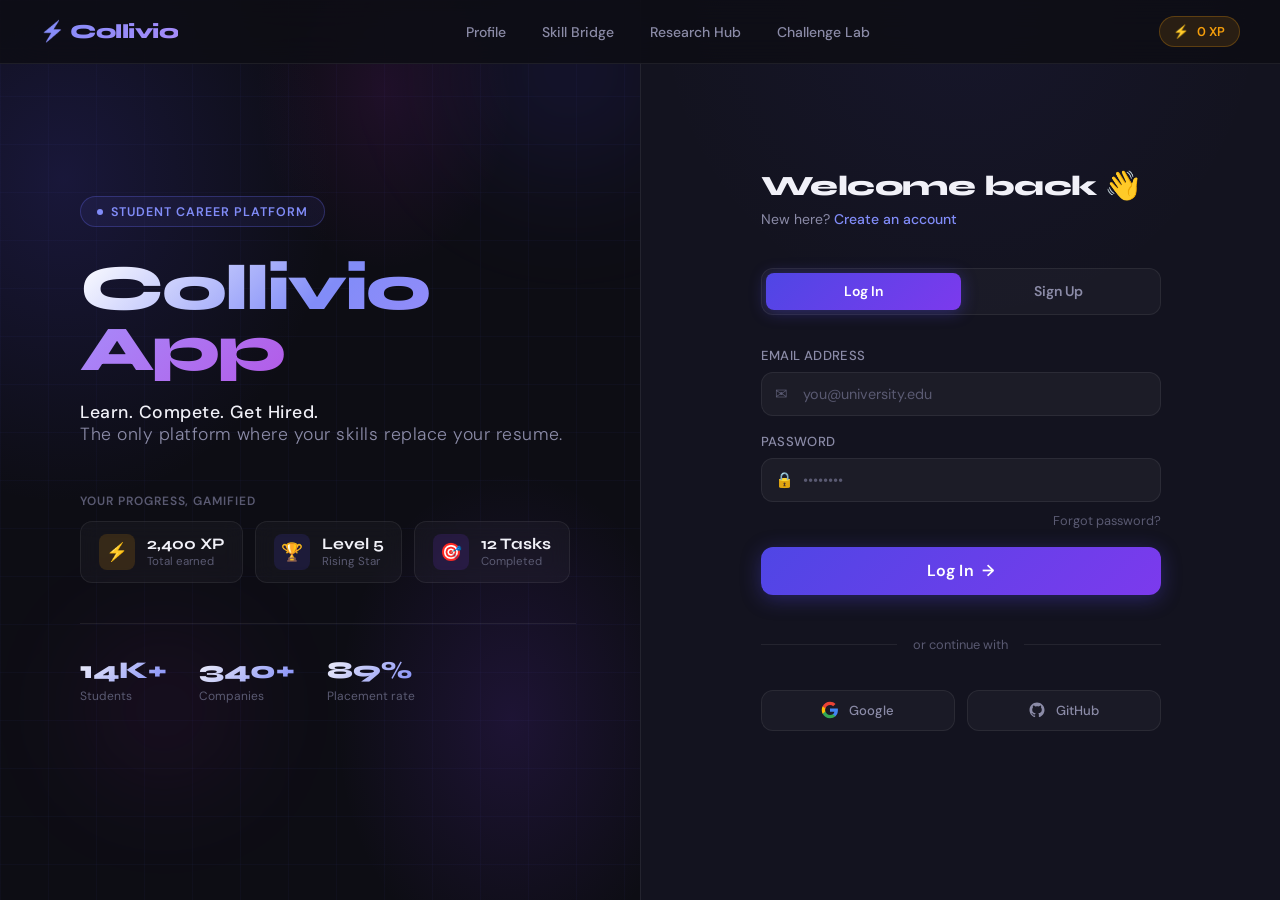
<file: index.html>
<!DOCTYPE html>
<html lang="en">
<head>
  <meta charset="UTF-8" />
  <meta name="viewport" content="width=device-width, initial-scale=1.0" />
  <title>Collivio — Learn. Compete. Get Hired.</title>
  <link rel="stylesheet" href="styles.css" />
  <style>
    /* ── Auth Page Layout ──────────────────────────────────── */
    .auth-page {
      min-height: 100vh;
      display: grid;
      grid-template-columns: 1fr 1fr;
      overflow: hidden;
    }

    /* ── Left Hero ─────────────────────────────────────────── */
    .hero {
      position: relative;
      display: flex;
      flex-direction: column;
      justify-content: center;
      padding: 4rem 4rem 4rem 5rem;
      background: var(--bg);
      overflow: hidden;
    }

    /* Animated mesh background */
    .hero::before {
      content: '';
      position: absolute;
      inset: 0;
      background:
        radial-gradient(ellipse 70% 60% at 10% 20%, rgba(79,70,229,0.18) 0%, transparent 60%),
        radial-gradient(ellipse 50% 50% at 80% 80%, rgba(124,58,237,0.15) 0%, transparent 55%),
        radial-gradient(ellipse 40% 40% at 60% 10%, rgba(192,38,211,0.1) 0%, transparent 50%);
      pointer-events: none;
    }

    /* Grid overlay */
    .hero::after {
      content: '';
      position: absolute;
      inset: 0;
      background-image:
        linear-gradient(rgba(99,102,241,0.04) 1px, transparent 1px),
        linear-gradient(90deg, rgba(99,102,241,0.04) 1px, transparent 1px);
      background-size: 48px 48px;
      pointer-events: none;
    }

    .hero__content { position: relative; z-index: 1; }

    .hero__eyebrow {
      display: inline-flex;
      align-items: center;
      gap: 0.5rem;
      padding: 0.4rem 1rem;
      border-radius: 999px;
      border: 1px solid rgba(99,102,241,0.3);
      background: rgba(99,102,241,0.08);
      font-size: 0.78rem;
      font-weight: 600;
      color: var(--indigo-light);
      letter-spacing: 0.08em;
      text-transform: uppercase;
      margin-bottom: 2rem;
      width: fit-content;
      animation: fadeUp 0.5s 0.1s ease both;
    }
    .hero__eyebrow .dot {
      width: 6px; height: 6px;
      border-radius: 50%;
      background: var(--indigo-light);
      animation: pulse-glow 2s ease-in-out infinite;
    }

    .hero__brand {
      font-family: var(--font-display);
      font-size: clamp(3rem, 5vw, 4.5rem);
      font-weight: 800;
      line-height: 0.95;
      letter-spacing: -2px;
      margin-bottom: 1.25rem;
      animation: fadeUp 0.5s 0.2s ease both;
    }
    .hero__brand span {
      display: block;
      background: linear-gradient(135deg, #fff 0%, var(--indigo-light) 50%, var(--violet-light) 100%);
      -webkit-background-clip: text;
      -webkit-text-fill-color: transparent;
      background-clip: text;
    }
    .hero__brand .accent {
      background: linear-gradient(135deg, var(--violet-light), var(--fuchsia));
      -webkit-background-clip: text;
      -webkit-text-fill-color: transparent;
      background-clip: text;
    }

    .hero__tagline {
      font-size: 1.1rem;
      color: var(--text-muted);
      font-weight: 300;
      letter-spacing: 0.03em;
      margin-bottom: 3rem;
      animation: fadeUp 0.5s 0.3s ease both;
    }
    .hero__tagline strong {
      color: var(--text);
      font-weight: 500;
    }

    /* XP Badge Graphic */
    .xp-graphic {
      display: flex;
      flex-direction: column;
      gap: 0.75rem;
      animation: fadeUp 0.5s 0.4s ease both;
    }
    .xp-graphic__label {
      font-size: 0.75rem;
      color: var(--text-dim);
      text-transform: uppercase;
      letter-spacing: 0.08em;
      font-weight: 600;
    }
    .xp-graphic__badges {
      display: flex;
      gap: 0.75rem;
      flex-wrap: wrap;
    }

    .xp-card {
      display: flex;
      align-items: center;
      gap: 0.75rem;
      padding: 0.75rem 1.1rem;
      border-radius: var(--radius-md);
      background: rgba(255,255,255,0.03);
      border: 1px solid var(--border);
      backdrop-filter: blur(10px);
      transition: transform 0.3s, border-color 0.3s;
    }
    .xp-card:hover {
      transform: translateY(-3px);
      border-color: var(--border-bright);
    }
    .xp-card__icon {
      width: 36px; height: 36px;
      border-radius: 8px;
      display: flex;
      align-items: center;
      justify-content: center;
      font-size: 1.1rem;
    }
    .xp-card__icon--gold { background: rgba(245,158,11,0.15); }
    .xp-card__icon--indigo { background: rgba(79,70,229,0.15); }
    .xp-card__icon--violet { background: rgba(124,58,237,0.15); }
    .xp-card__text { display: flex; flex-direction: column; gap: 0.1rem; }
    .xp-card__value {
      font-family: var(--font-display);
      font-size: 1rem;
      font-weight: 700;
      color: var(--text);
    }
    .xp-card__desc {
      font-size: 0.72rem;
      color: var(--text-dim);
      font-weight: 400;
    }

    /* Floating orbs */
    .orb {
      position: absolute;
      border-radius: 50%;
      filter: blur(60px);
      pointer-events: none;
      opacity: 0.5;
    }
    .orb-1 {
      width: 300px; height: 300px;
      background: radial-gradient(circle, rgba(79,70,229,0.4), transparent 70%);
      top: -80px; right: -80px;
      animation: float 6s ease-in-out infinite;
    }
    .orb-2 {
      width: 200px; height: 200px;
      background: radial-gradient(circle, rgba(192,38,211,0.3), transparent 70%);
      bottom: 10%; left: 10%;
      animation: float 8s ease-in-out infinite reverse;
    }

    /* Stats bar */
    .hero__stats {
      display: flex;
      gap: 2rem;
      margin-top: 2.5rem;
      padding-top: 2rem;
      border-top: 1px solid var(--border);
      animation: fadeUp 0.5s 0.5s ease both;
    }
    .stat { display: flex; flex-direction: column; gap: 0.2rem; }
    .stat__value {
      font-family: var(--font-display);
      font-size: 1.5rem;
      font-weight: 800;
      background: linear-gradient(135deg, var(--text), var(--indigo-light));
      -webkit-background-clip: text;
      -webkit-text-fill-color: transparent;
      background-clip: text;
    }
    .stat__label { font-size: 0.75rem; color: var(--text-dim); font-weight: 400; }

    /* ── Right Auth Panel ──────────────────────────────────── */
    .auth-panel {
      display: flex;
      align-items: center;
      justify-content: center;
      background: var(--bg-card);
      border-left: 1px solid var(--border);
      padding: 3rem 4rem;
      position: relative;
    }
    .auth-panel::before {
      content: '';
      position: absolute;
      inset: 0;
      background: radial-gradient(ellipse 80% 60% at 50% 0%, rgba(79,70,229,0.06), transparent 60%);
      pointer-events: none;
    }

    .auth-box {
      width: 100%;
      max-width: 400px;
      position: relative;
      z-index: 1;
    }

    .auth-header {
      margin-bottom: 2.5rem;
      animation: fadeUp 0.5s 0.1s ease both;
    }
    .auth-header h2 {
      font-family: var(--font-display);
      font-size: 1.75rem;
      font-weight: 800;
      letter-spacing: -0.5px;
      margin-bottom: 0.4rem;
    }
    .auth-header p {
      font-size: 0.875rem;
      color: var(--text-muted);
    }
    .auth-header p a {
      color: var(--indigo-light);
      font-weight: 500;
      transition: color 0.2s;
    }
    .auth-header p a:hover { color: var(--violet-light); }

    /* Toggle */
    .auth-toggle {
      display: flex;
      background: rgba(255,255,255,0.03);
      border: 1px solid var(--border);
      border-radius: var(--radius-md);
      padding: 0.25rem;
      margin-bottom: 2rem;
      animation: fadeUp 0.5s 0.15s ease both;
    }
    .auth-toggle__btn {
      flex: 1;
      padding: 0.6rem;
      border-radius: 8px;
      font-size: 0.875rem;
      font-weight: 600;
      color: var(--text-muted);
      background: transparent;
      transition: all 0.25s;
    }
    .auth-toggle__btn.active {
      background: linear-gradient(135deg, var(--indigo), var(--violet));
      color: #fff;
      box-shadow: 0 2px 16px rgba(79,70,229,0.4);
    }

    /* Forms */
    .auth-form { display: none; }
    .auth-form.active {
      display: flex;
      flex-direction: column;
      gap: 1.1rem;
      animation: fadeIn 0.3s ease both;
    }

    .input-wrap {
      position: relative;
    }
    .input-icon {
      position: absolute;
      left: 0.9rem;
      top: 50%;
      transform: translateY(-50%);
      color: var(--text-dim);
      font-size: 0.95rem;
      pointer-events: none;
    }
    .input-wrap .form-input {
      padding-left: 2.5rem;
    }
    .input-wrap .form-input:focus + .input-icon,
    .input-wrap .form-input:focus ~ .input-icon {
      color: var(--indigo-light);
    }
    /* icon positioning fix for icon after input */
    .input-wrap .form-input { padding-left: 2.6rem; }

    .form-hint {
      font-size: 0.75rem;
      color: var(--text-dim);
      margin-top: -0.4rem;
    }

    .forgot-row {
      display: flex;
      justify-content: flex-end;
      margin-top: -0.5rem;
    }
    .forgot-row a {
      font-size: 0.8rem;
      color: var(--text-dim);
      transition: color 0.2s;
    }
    .forgot-row a:hover { color: var(--indigo-light); }

    /* OAuth */
    .oauth-divider {
      margin: 1.5rem 0 1.2rem;
      animation: fadeUp 0.5s 0.4s ease both;
    }
    .oauth-btns {
      display: grid;
      grid-template-columns: 1fr 1fr;
      gap: 0.75rem;
      animation: fadeUp 0.5s 0.45s ease both;
    }
    .oauth-btn {
      display: flex;
      align-items: center;
      justify-content: center;
      gap: 0.6rem;
      padding: 0.65rem 1rem;
      border-radius: var(--radius-md);
      font-size: 0.82rem;
      font-weight: 500;
      background: rgba(255,255,255,0.03);
      border: 1px solid var(--border);
      color: var(--text-muted);
      cursor: pointer;
      transition: all 0.2s;
    }
    .oauth-btn:hover {
      background: rgba(255,255,255,0.06);
      border-color: rgba(255,255,255,0.12);
      color: var(--text);
    }
    .oauth-icon { width: 18px; height: 18px; }

    /* Terms */
    .terms-note {
      text-align: center;
      font-size: 0.73rem;
      color: var(--text-dim);
      margin-top: 1rem;
      animation: fadeUp 0.5s 0.5s ease both;
    }
    .terms-note a { color: var(--text-muted); text-decoration: underline; }

    /* Submit btn animation */
    .btn--submit {
      position: relative;
      overflow: hidden;
      animation: fadeUp 0.5s 0.35s ease both;
    }
    .btn--submit::after {
      content: '';
      position: absolute;
      top: -50%; left: -75%;
      width: 50%; height: 200%;
      background: linear-gradient(90deg, transparent, rgba(255,255,255,0.1), transparent);
      transform: skewX(-20deg);
      transition: left 0.5s;
    }
    .btn--submit:hover::after { left: 150%; }

    /* Password strength bar */
    .pw-strength { margin-top: -0.6rem; }
    .pw-strength__bar {
      height: 3px;
      border-radius: 999px;
      background: var(--border);
      overflow: hidden;
      margin-bottom: 0.35rem;
    }
    .pw-strength__fill {
      height: 100%;
      border-radius: 999px;
      width: 0%;
      transition: width 0.3s, background 0.3s;
    }
    .pw-strength__label {
      font-size: 0.72rem;
      color: var(--text-dim);
    }

    /* ── Responsive ────────────────────────────────────────── */
    @media (max-width: 900px) {
      .auth-page { grid-template-columns: 1fr; }
      .hero { display: none; }
      .auth-panel { padding: 2rem 1.5rem; }
    }
  </style>
</head>
<body>

<!-- ── Navbar ─────────────────────────────────────────────── -->
<nav class="navbar">
  <span class="navbar__logo">⚡ Collivio</span>
  <ul class="navbar__links">
    <li><a href="profile.html">Profile</a></li>
    <li><a href="skill-bridge.html">Skill Bridge</a></li>
    <li><a href="research-hub.html">Research Hub</a></li>
    <li><a href="challenge-lab.html">Challenge Lab</a></li>
  </ul>
  <div class="navbar__xp">
    <span>⚡</span> <span>0 XP</span>
  </div>
</nav>

<!-- ── Main Auth Layout ───────────────────────────────────── -->
<div class="auth-page">

  <!-- LEFT: Hero -->
  <section class="hero">
    <div class="orb orb-1"></div>
    <div class="orb orb-2"></div>

    <div class="hero__content">
      <div class="hero__eyebrow">
        <span class="dot"></span>
        Student Career Platform
      </div>

      <h1 class="hero__brand">
        <span>Collivio</span>
        <span class="accent">App</span>
      </h1>

      <p class="hero__tagline">
        <strong>Learn. Compete. Get Hired.</strong><br>
        The only platform where your skills replace your resume.
      </p>

      <div class="xp-graphic">
        <span class="xp-graphic__label">Your progress, gamified</span>
        <div class="xp-graphic__badges">
          <div class="xp-card">
            <div class="xp-card__icon xp-card__icon--gold">⚡</div>
            <div class="xp-card__text">
              <span class="xp-card__value">2,400 XP</span>
              <span class="xp-card__desc">Total earned</span>
            </div>
          </div>
          <div class="xp-card">
            <div class="xp-card__icon xp-card__icon--indigo">🏆</div>
            <div class="xp-card__text">
              <span class="xp-card__value">Level 5</span>
              <span class="xp-card__desc">Rising Star</span>
            </div>
          </div>
          <div class="xp-card">
            <div class="xp-card__icon xp-card__icon--violet">🎯</div>
            <div class="xp-card__text">
              <span class="xp-card__value">12 Tasks</span>
              <span class="xp-card__desc">Completed</span>
            </div>
          </div>
        </div>
      </div>

      <div class="hero__stats">
        <div class="stat">
          <span class="stat__value">14K+</span>
          <span class="stat__label">Students</span>
        </div>
        <div class="stat">
          <span class="stat__value">340+</span>
          <span class="stat__label">Companies</span>
        </div>
        <div class="stat">
          <span class="stat__value">89%</span>
          <span class="stat__label">Placement rate</span>
        </div>
      </div>
    </div>
  </section>

  <!-- RIGHT: Auth Panel -->
  <section class="auth-panel">
    <div class="auth-box">

      <div class="auth-header">
        <h2 id="panel-title">Welcome back 👋</h2>
        <p id="panel-sub">New here? <a href="#" id="switch-link">Create an account</a></p>
      </div>

      <!-- Toggle -->
      <div class="auth-toggle">
        <button class="auth-toggle__btn active" id="btn-login" onclick="switchTab('login')">Log In</button>
        <button class="auth-toggle__btn" id="btn-signup" onclick="switchTab('signup')">Sign Up</button>
      </div>

      <!-- LOGIN FORM -->
      <form class="auth-form active" id="form-login" onsubmit="handleLogin(event)">
        <div class="form-group">
          <label class="form-label">Email address</label>
          <div class="input-wrap">
            <input class="form-input" type="email" placeholder="you@university.edu" required />
            <span class="input-icon">✉</span>
          </div>
        </div>

        <div class="form-group">
          <label class="form-label">Password</label>
          <div class="input-wrap">
            <input class="form-input" type="password" id="login-pw" placeholder="••••••••" required />
            <span class="input-icon">🔒</span>
          </div>
        </div>

        <div class="forgot-row">
          <a href="#">Forgot password?</a>
        </div>

        <button type="submit" class="btn btn--primary btn--full btn--lg btn--submit">
          Log In &nbsp;→
        </button>

        <div class="oauth-divider">
          <div class="divider">or continue with</div>
        </div>
        <div class="oauth-btns">
          <button type="button" class="oauth-btn">
            <svg class="oauth-icon" viewBox="0 0 24 24" fill="none">
              <path d="M22.56 12.25c0-.78-.07-1.53-.2-2.25H12v4.26h5.92c-.26 1.37-1.04 2.53-2.21 3.31v2.77h3.57c2.08-1.92 3.28-4.74 3.28-8.09z" fill="#4285F4"/>
              <path d="M12 23c2.97 0 5.46-.98 7.28-2.66l-3.57-2.77c-.98.66-2.23 1.06-3.71 1.06-2.86 0-5.29-1.93-6.16-4.53H2.18v2.84C3.99 20.53 7.7 23 12 23z" fill="#34A853"/>
              <path d="M5.84 14.09c-.22-.66-.35-1.36-.35-2.09s.13-1.43.35-2.09V7.07H2.18C1.43 8.55 1 10.22 1 12s.43 3.45 1.18 4.93l3.66-2.84z" fill="#FBBC05"/>
              <path d="M12 5.38c1.62 0 3.06.56 4.21 1.64l3.15-3.15C17.45 2.09 14.97 1 12 1 7.7 1 3.99 3.47 2.18 7.07l3.66 2.84c.87-2.6 3.3-4.53 6.16-4.53z" fill="#EA4335"/>
            </svg>
            Google
          </button>
          <button type="button" class="oauth-btn">
            <svg class="oauth-icon" viewBox="0 0 24 24" fill="currentColor">
              <path d="M12 2C6.477 2 2 6.477 2 12c0 4.42 2.865 8.17 6.839 9.49.5.092.682-.217.682-.482 0-.237-.008-.866-.013-1.7-2.782.603-3.369-1.34-3.369-1.34-.454-1.156-1.11-1.462-1.11-1.462-.908-.62.069-.608.069-.608 1.003.07 1.531 1.03 1.531 1.03.892 1.529 2.341 1.087 2.91.832.092-.647.35-1.088.636-1.338-2.22-.253-4.555-1.11-4.555-4.943 0-1.091.39-1.984 1.029-2.683-.103-.253-.446-1.27.098-2.647 0 0 .84-.268 2.75 1.026A9.578 9.578 0 0112 6.836c.85.004 1.705.114 2.504.336 1.909-1.294 2.747-1.026 2.747-1.026.546 1.377.202 2.394.1 2.647.64.699 1.028 1.592 1.028 2.683 0 3.842-2.339 4.687-4.566 4.935.359.309.678.919.678 1.852 0 1.336-.012 2.415-.012 2.743 0 .267.18.578.688.48C19.138 20.167 22 16.418 22 12c0-5.523-4.477-10-10-10z"/>
            </svg>
            GitHub
          </button>
        </div>
      </form>

      <!-- SIGNUP FORM -->
      <form class="auth-form" id="form-signup" onsubmit="handleSignup(event)">
        <div class="form-group">
          <label class="form-label">Full name</label>
          <div class="input-wrap">
            <input class="form-input" type="text" placeholder="Arjun Sharma" required />
            <span class="input-icon">👤</span>
          </div>
        </div>

        <div class="form-group">
          <label class="form-label">Email address</label>
          <div class="input-wrap">
            <input class="form-input" type="email" placeholder="you@university.edu" required />
            <span class="input-icon">✉</span>
          </div>
          <span class="form-hint">Use your college email to unlock extra XP bonuses</span>
        </div>

        <div class="form-group">
          <label class="form-label">Password</label>
          <div class="input-wrap">
            <input class="form-input" type="password" id="signup-pw" placeholder="Min. 8 characters" required oninput="checkPwStrength(this.value)" />
            <span class="input-icon">🔒</span>
          </div>
          <div class="pw-strength" id="pw-strength" style="display:none;">
            <div class="pw-strength__bar">
              <div class="pw-strength__fill" id="pw-fill"></div>
            </div>
            <span class="pw-strength__label" id="pw-label"></span>
          </div>
        </div>

        <button type="submit" class="btn btn--primary btn--full btn--lg btn--submit">
          Create Account &nbsp;→
        </button>

        <div class="oauth-divider">
          <div class="divider">or sign up with</div>
        </div>
        <div class="oauth-btns">
          <button type="button" class="oauth-btn">
            <svg class="oauth-icon" viewBox="0 0 24 24" fill="none">
              <path d="M22.56 12.25c0-.78-.07-1.53-.2-2.25H12v4.26h5.92c-.26 1.37-1.04 2.53-2.21 3.31v2.77h3.57c2.08-1.92 3.28-4.74 3.28-8.09z" fill="#4285F4"/>
              <path d="M12 23c2.97 0 5.46-.98 7.28-2.66l-3.57-2.77c-.98.66-2.23 1.06-3.71 1.06-2.86 0-5.29-1.93-6.16-4.53H2.18v2.84C3.99 20.53 7.7 23 12 23z" fill="#34A853"/>
              <path d="M5.84 14.09c-.22-.66-.35-1.36-.35-2.09s.13-1.43.35-2.09V7.07H2.18C1.43 8.55 1 10.22 1 12s.43 3.45 1.18 4.93l3.66-2.84z" fill="#FBBC05"/>
              <path d="M12 5.38c1.62 0 3.06.56 4.21 1.64l3.15-3.15C17.45 2.09 14.97 1 12 1 7.7 1 3.99 3.47 2.18 7.07l3.66 2.84c.87-2.6 3.3-4.53 6.16-4.53z" fill="#EA4335"/>
            </svg>
            Google
          </button>
          <button type="button" class="oauth-btn">
            <svg class="oauth-icon" viewBox="0 0 24 24" fill="currentColor">
              <path d="M12 2C6.477 2 2 6.477 2 12c0 4.42 2.865 8.17 6.839 9.49.5.092.682-.217.682-.482 0-.237-.008-.866-.013-1.7-2.782.603-3.369-1.34-3.369-1.34-.454-1.156-1.11-1.462-1.11-1.462-.908-.62.069-.608.069-.608 1.003.07 1.531 1.03 1.531 1.03.892 1.529 2.341 1.087 2.91.832.092-.647.35-1.088.636-1.338-2.22-.253-4.555-1.11-4.555-4.943 0-1.091.39-1.984 1.029-2.683-.103-.253-.446-1.27.098-2.647 0 0 .84-.268 2.75 1.026A9.578 9.578 0 0112 6.836c.85.004 1.705.114 2.504.336 1.909-1.294 2.747-1.026 2.747-1.026.546 1.377.202 2.394.1 2.647.64.699 1.028 1.592 1.028 2.683 0 3.842-2.339 4.687-4.566 4.935.359.309.678.919.678 1.852 0 1.336-.012 2.415-.012 2.743 0 .267.18.578.688.48C19.138 20.167 22 16.418 22 12c0-5.523-4.477-10-10-10z"/>
            </svg>
            GitHub
          </button>
        </div>

        <p class="terms-note">
          By signing up, you agree to our <a href="#">Terms of Service</a> and <a href="#">Privacy Policy</a>.
        </p>
      </form>

    </div>
  </section>
</div>

<script>
  /* Tab switching */
  function switchTab(tab) {
    const isLogin = tab === 'login';
    document.getElementById('btn-login').classList.toggle('active', isLogin);
    document.getElementById('btn-signup').classList.toggle('active', !isLogin);
    document.getElementById('form-login').classList.toggle('active', isLogin);
    document.getElementById('form-signup').classList.toggle('active', !isLogin);
    document.getElementById('panel-title').textContent = isLogin ? 'Welcome back 👋' : 'Join Collivio 🚀';
    document.getElementById('panel-sub').innerHTML = isLogin
      ? `New here? <a href="#" id="switch-link" onclick="switchTab('signup');return false;">Create an account</a>`
      : `Already have one? <a href="#" id="switch-link" onclick="switchTab('login');return false;">Log in</a>`;
  }

  /* Inline link switches */
  document.getElementById('switch-link').addEventListener('click', function(e) {
    e.preventDefault();
    switchTab('signup');
  });

  /* Password strength */
  function checkPwStrength(val) {
    const el = document.getElementById('pw-strength');
    const fill = document.getElementById('pw-fill');
    const label = document.getElementById('pw-label');
    el.style.display = val.length ? 'block' : 'none';
    let score = 0;
    if (val.length >= 8) score++;
    if (/[A-Z]/.test(val)) score++;
    if (/[0-9]/.test(val)) score++;
    if (/[^A-Za-z0-9]/.test(val)) score++;
    const map = [
      { pct: '20%', color: '#EF4444', text: 'Too weak' },
      { pct: '40%', color: '#F97316', text: 'Weak' },
      { pct: '65%', color: '#F59E0B', text: 'Fair' },
      { pct: '85%', color: '#10B981', text: 'Strong' },
      { pct: '100%', color: '#6EE7B7', text: 'Very strong 🔥' },
    ];
    const s = map[Math.max(0, score - 1)] || map[0];
    fill.style.width = s.pct;
    fill.style.background = s.color;
    label.textContent = s.text;
    label.style.color = s.color;
  }

  /* Form handlers */
  function handleLogin(e) {
    e.preventDefault();
    window.location.href = 'profile.html';
  }
  function handleSignup(e) {
    e.preventDefault();
    window.location.href = 'profile.html';
  }
</script>
</body>
</html>
</file>
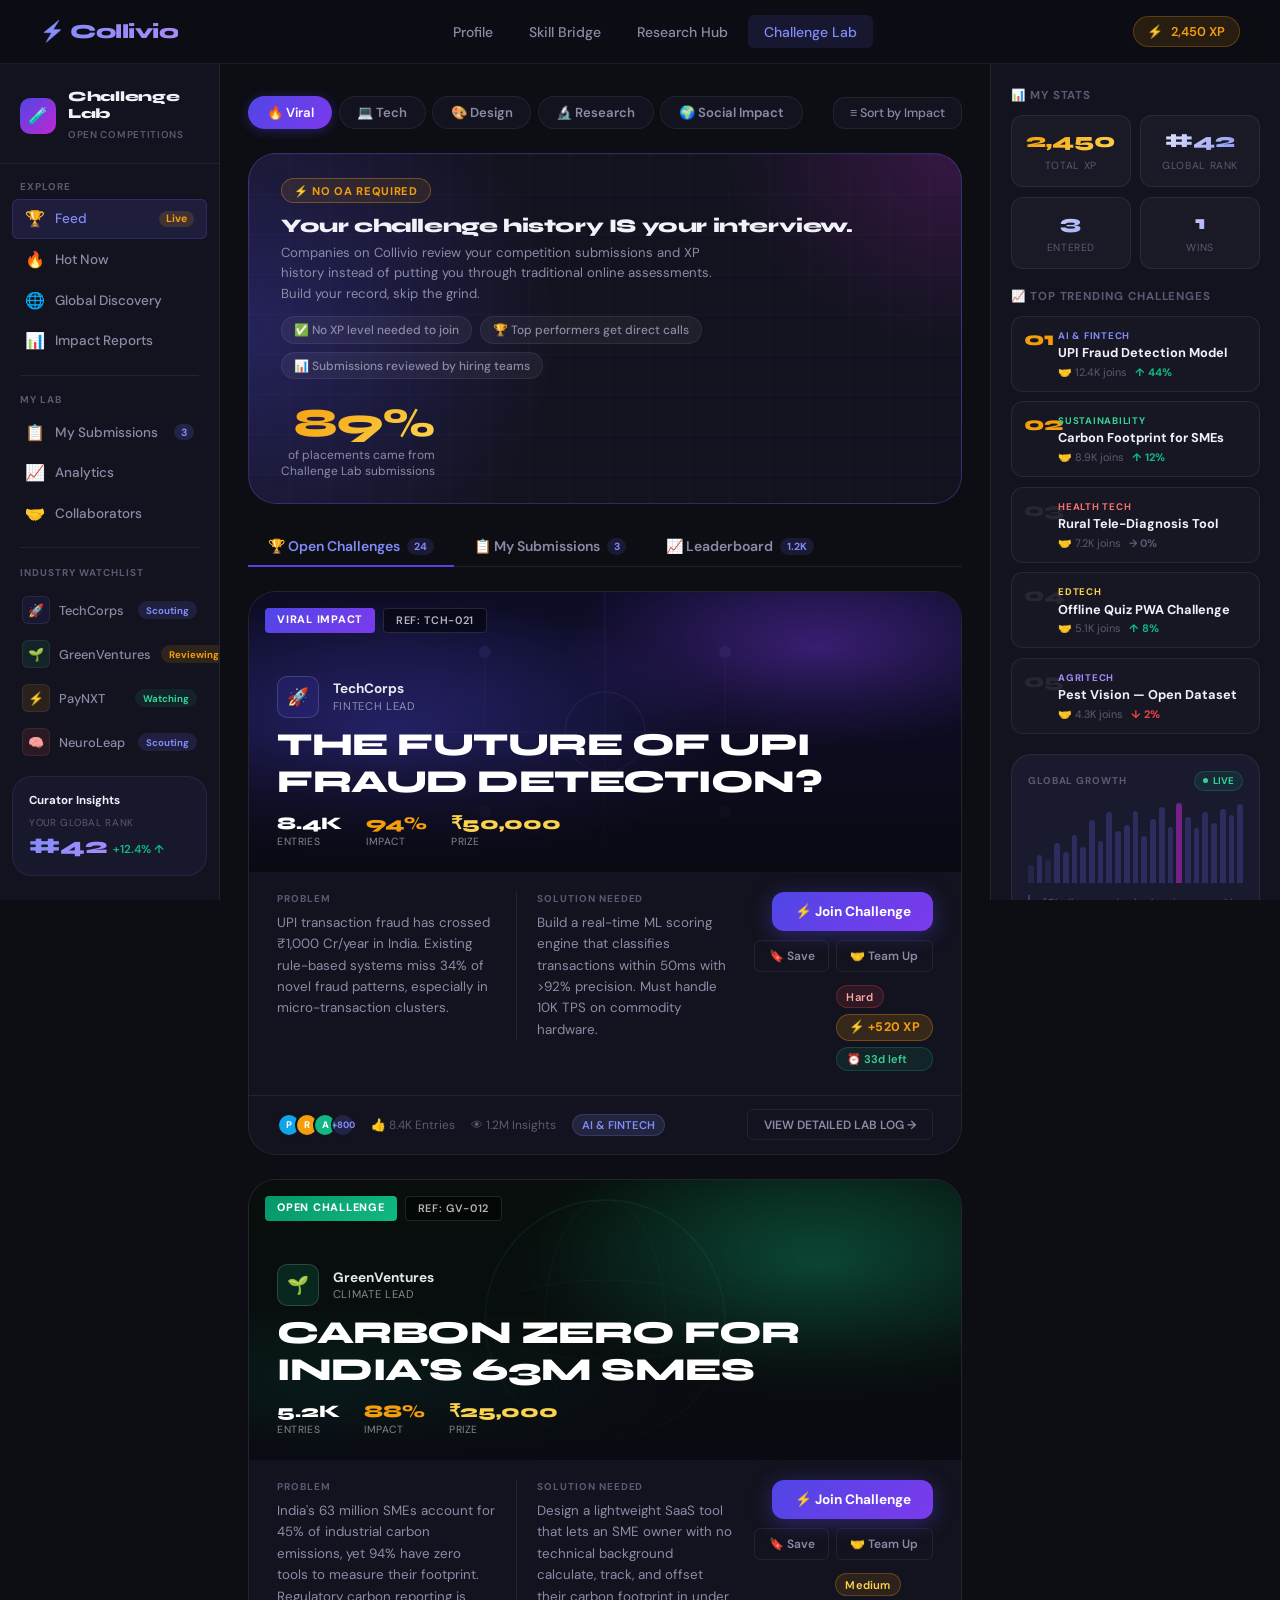
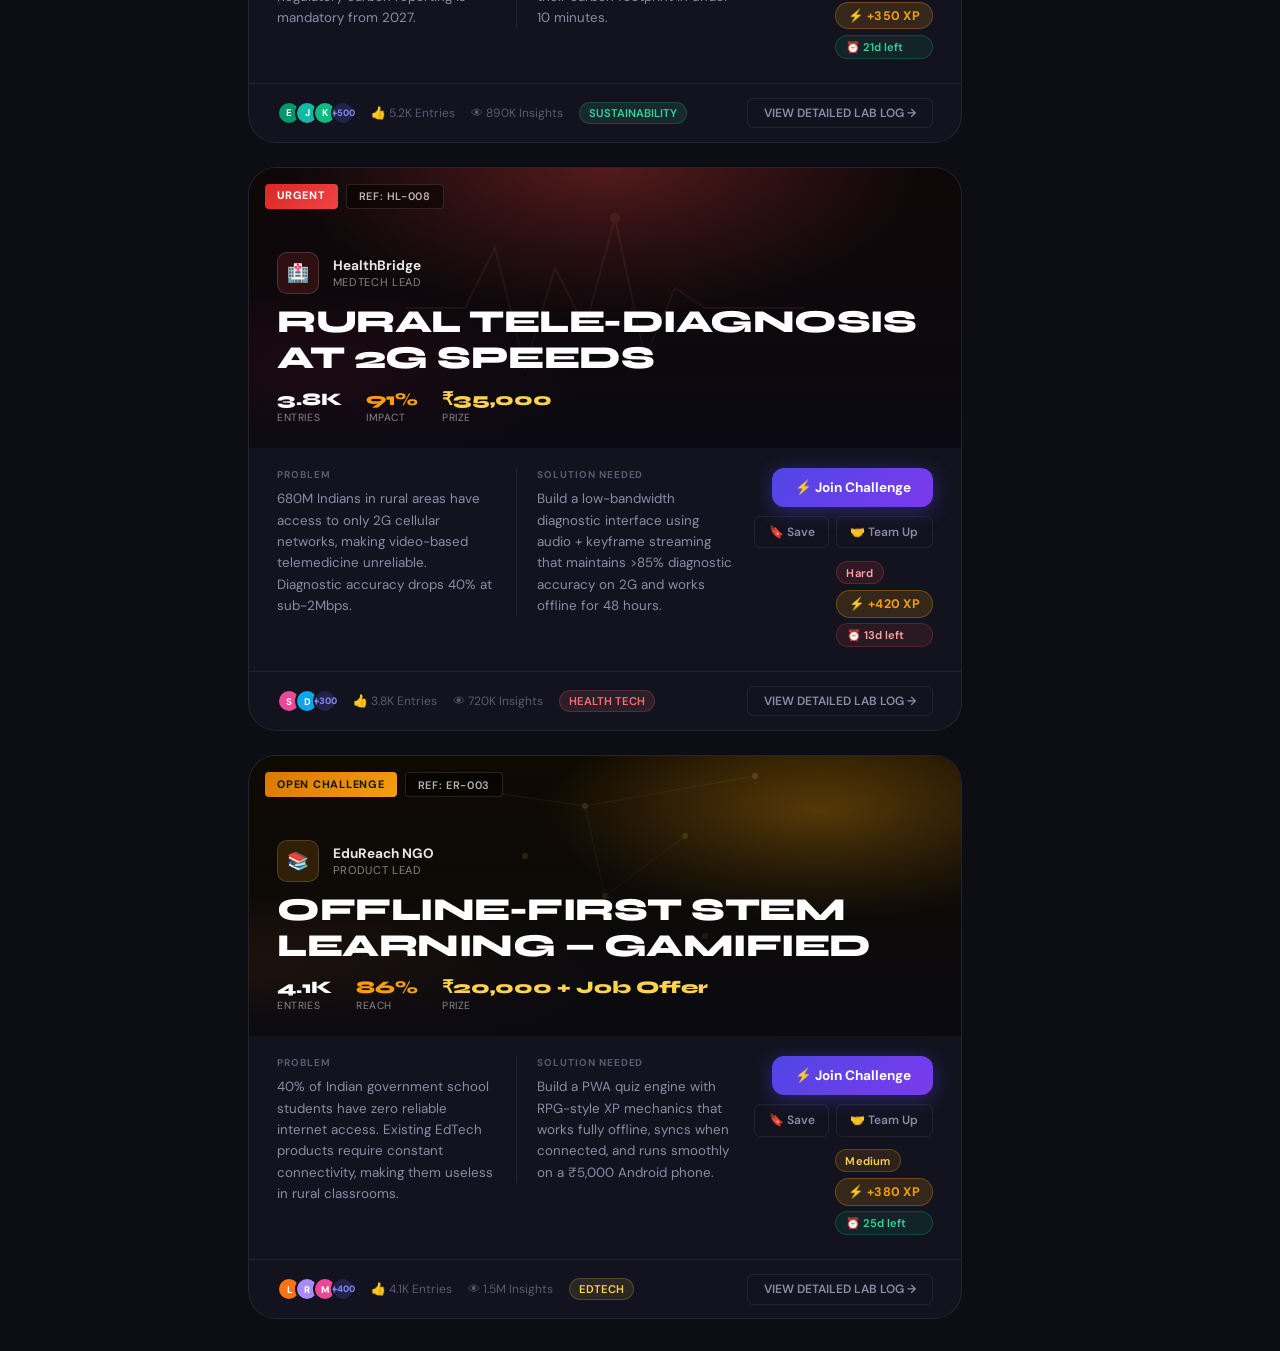
<file: challenge-lab.html>
<!DOCTYPE html>
<html lang="en">
<head>
  <meta charset="UTF-8" />
  <meta name="viewport" content="width=device-width, initial-scale=1.0" />
  <title>Collivio — Challenge Lab</title>
  <link rel="stylesheet" href="styles.css" />
  <style>

    /* ── Shell ──────────────────────────────────────────────── */
    .cl-shell {
      display: grid;
      grid-template-columns: 220px 1fr 290px;
      min-height: calc(100vh - 64px);
      margin-top: 64px;
    }

    /* ════════════════════════════════════════════════════════
       LEFT SIDEBAR
    ════════════════════════════════════════════════════════ */
    .cl-leftnav {
      position: sticky;
      top: 64px;
      height: calc(100vh - 64px);
      overflow-y: auto;
      background: var(--bg-card);
      border-right: 1px solid var(--border);
      display: flex;
      flex-direction: column;
      padding: 1.5rem 0;
    }
    .cl-leftnav::-webkit-scrollbar { width: 0; }

    .cl-nav-brand {
      display: flex;
      align-items: center;
      gap: 0.75rem;
      padding: 0 1.25rem 1.25rem;
      border-bottom: 1px solid var(--border);
      margin-bottom: 0.5rem;
    }
    .cl-nav-brand__icon {
      width: 36px; height: 36px;
      border-radius: 10px;
      background: linear-gradient(135deg, var(--indigo), var(--fuchsia));
      display: flex; align-items: center; justify-content: center;
      font-size: 1rem; flex-shrink: 0;
    }
    .cl-nav-brand__name {
      font-family: var(--font-display);
      font-size: 0.88rem; font-weight: 800;
      color: var(--text); letter-spacing: -0.3px;
      display: block;
    }
    .cl-nav-brand__sub {
      font-size: 0.62rem; font-weight: 600; color: var(--text-dim);
      text-transform: uppercase; letter-spacing: 0.07em;
    }

    .cl-nav-section { padding: 0 0.75rem; margin-bottom: 0.25rem; }
    .cl-nav-section-lbl {
      font-size: 0.62rem; font-weight: 700; text-transform: uppercase;
      letter-spacing: 0.1em; color: var(--text-dim);
      padding: 0.5rem 0.5rem 0.35rem; display: block;
    }
    .cl-nav-item {
      display: flex; align-items: center; gap: 0.65rem;
      padding: 0.55rem 0.75rem; border-radius: var(--radius-sm);
      font-size: 0.845rem; font-weight: 500; color: var(--text-muted);
      cursor: pointer; transition: all 0.15s;
      border: 1px solid transparent; user-select: none;
    }
    .cl-nav-item:hover { background: rgba(99,102,241,0.07); color: var(--text); }
    .cl-nav-item.active {
      background: rgba(99,102,241,0.14);
      border-color: rgba(99,102,241,0.22);
      color: var(--indigo-light);
    }
    .cl-nav-item .ni { font-size: 1rem; width: 20px; text-align: center; flex-shrink: 0; }
    .cl-nav-badge {
      margin-left: auto; font-size: 0.66rem; font-weight: 700;
      padding: 0.1rem 0.45rem; border-radius: 999px;
      background: rgba(99,102,241,0.2); color: var(--indigo-light);
    }
    .cl-nav-badge.gold {
      background: rgba(245,158,11,0.15); color: var(--xp-gold);
    }
    .cl-nav-divider { height: 1px; background: var(--border); margin: 0.6rem 1.25rem; }

    /* Watchlist */
    .watchlist { padding: 0 0.75rem; }
    .wl-item {
      display: flex; align-items: center; gap: 0.6rem;
      padding: 0.5rem 0.6rem; border-radius: var(--radius-sm);
      cursor: pointer; transition: background 0.15s;
    }
    .wl-item:hover { background: rgba(255,255,255,0.03); }
    .wl-logo {
      width: 28px; height: 28px; border-radius: 6px;
      display: flex; align-items: center; justify-content: center;
      font-size: 0.8rem; flex-shrink: 0; border: 1px solid var(--border);
    }
    .wl-name { font-size: 0.8rem; font-weight: 500; color: var(--text-muted); flex: 1; }
    .wl-status {
      font-size: 0.6rem; font-weight: 700; padding: 0.15rem 0.5rem;
      border-radius: 999px; white-space: nowrap;
    }
    .wl-status.scouting { background: rgba(99,102,241,0.15); color: var(--indigo-light); }
    .wl-status.reviewing { background: rgba(245,158,11,0.12); color: var(--xp-gold); }
    .wl-status.watching { background: rgba(16,185,129,0.1); color: #34D399; }

    /* Curator insights */
    .cl-insights {
      margin: auto 0.75rem 0;
      padding: 1rem;
      background: rgba(99,102,241,0.07);
      border: 1px solid rgba(99,102,241,0.15);
      border-radius: var(--radius-lg);
    }
    .ci-title { font-size: 0.72rem; font-weight: 700; color: var(--text); margin-bottom: 0.5rem; }
    .ci-label { font-size: 0.62rem; text-transform: uppercase; letter-spacing: 0.07em; color: var(--text-dim); margin-bottom: 0.2rem; }
    .ci-val {
      font-family: var(--font-display); font-size: 1.4rem; font-weight: 800;
      background: linear-gradient(135deg, var(--indigo-light), var(--violet-light));
      -webkit-background-clip: text; -webkit-text-fill-color: transparent;
      background-clip: text;
    }
    .ci-growth { font-size: 0.72rem; color: var(--success); font-weight: 600; margin-left: 0.4rem; }

    /* ════════════════════════════════════════════════════════
       MAIN CONTENT
    ════════════════════════════════════════════════════════ */
    .cl-main {
      min-width: 0; background: var(--bg);
      padding: 2rem 1.75rem; display: flex; flex-direction: column; gap: 1.5rem;
    }

    /* ── Top Bar (tabs + sort) ───────────────────────────── */
    .cl-topbar {
      display: flex; align-items: center;
      justify-content: space-between; gap: 1rem; flex-wrap: wrap;
      animation: fadeUp 0.35s ease both;
    }
    .cl-filter-tabs { display: flex; gap: 0.4rem; flex-wrap: wrap; }
    .cl-filter-tab {
      padding: 0.45rem 1.1rem; border-radius: 999px;
      font-size: 0.82rem; font-weight: 600;
      background: var(--bg-card); border: 1px solid var(--border);
      color: var(--text-muted); cursor: pointer; transition: all 0.2s;
    }
    .cl-filter-tab:hover { border-color: var(--border-bright); color: var(--text); }
    .cl-filter-tab.active {
      background: linear-gradient(135deg, var(--indigo), var(--violet));
      border-color: transparent; color: #fff;
      box-shadow: 0 2px 12px rgba(79,70,229,0.35);
    }
    .cl-sort-btn {
      display: flex; align-items: center; gap: 0.5rem;
      padding: 0.45rem 1rem;
      background: var(--bg-card); border: 1px solid var(--border);
      border-radius: var(--radius-md); font-size: 0.78rem; font-weight: 500;
      color: var(--text-muted); cursor: pointer; transition: all 0.2s;
    }
    .cl-sort-btn:hover { border-color: var(--border-bright); color: var(--text); }

    /* ── OA Replace Banner ──────────────────────────────── */
    .oa-banner {
      position: relative; overflow: hidden;
      border-radius: var(--radius-xl);
      padding: 1.5rem 2rem;
      background:
        radial-gradient(ellipse 80% 150% at 0% 50%, rgba(79,70,229,0.3) 0%, transparent 55%),
        radial-gradient(ellipse 60% 100% at 100% 0%, rgba(192,38,211,0.2) 0%, transparent 55%),
        var(--bg-card);
      border: 1px solid rgba(99,102,241,0.3);
      display: flex; align-items: center;
      justify-content: space-between; gap: 1.5rem; flex-wrap: wrap;
      animation: fadeUp 0.35s 0.05s ease both;
    }
    .oa-banner::before {
      content: '';
      position: absolute; inset: 0;
      background-image:
        linear-gradient(rgba(99,102,241,0.05) 1px, transparent 1px),
        linear-gradient(90deg, rgba(99,102,241,0.05) 1px, transparent 1px);
      background-size: 40px 40px; pointer-events: none;
    }
    .oa-banner__left { position: relative; z-index: 1; }
    .oa-banner__eyebrow {
      display: inline-flex; align-items: center; gap: 0.4rem;
      padding: 0.28rem 0.75rem; border-radius: 999px;
      border: 1px solid rgba(245,158,11,0.35);
      background: rgba(245,158,11,0.1);
      font-size: 0.7rem; font-weight: 700; color: var(--xp-gold);
      letter-spacing: 0.06em; text-transform: uppercase; margin-bottom: 0.65rem;
    }
    .oa-banner__title {
      font-family: var(--font-display);
      font-size: 1.2rem; font-weight: 800;
      letter-spacing: -0.4px; margin-bottom: 0.4rem;
    }
    .oa-banner__sub { font-size: 0.82rem; color: var(--text-muted); line-height: 1.55; max-width: 460px; }
    .oa-banner__pills {
      display: flex; gap: 0.5rem; margin-top: 0.75rem; flex-wrap: wrap;
    }
    .oa-pill {
      display: inline-flex; align-items: center; gap: 0.35rem;
      padding: 0.3rem 0.75rem; border-radius: 999px;
      font-size: 0.75rem; font-weight: 500;
      background: rgba(255,255,255,0.05); border: 1px solid var(--border);
      color: var(--text-muted);
    }
    .oa-banner__right { position: relative; z-index: 1; text-align: right; }
    .oa-big-stat {
      font-family: var(--font-display);
      font-size: 2.5rem; font-weight: 800; line-height: 1;
      background: linear-gradient(135deg, var(--xp-gold), var(--xp-gold-light));
      -webkit-background-clip: text; -webkit-text-fill-color: transparent;
      background-clip: text;
    }
    .oa-big-label { font-size: 0.75rem; color: var(--text-muted); margin-top: 0.2rem; }

    /* ── Page Tabs (Open / Submissions / Leaderboard) ────── */
    .cl-page-tabs {
      display: flex; border-bottom: 1px solid var(--border);
      gap: 0; animation: fadeUp 0.35s 0.1s ease both;
    }
    .cl-page-tab {
      padding: 0.6rem 1.25rem; font-size: 0.875rem; font-weight: 600;
      color: var(--text-muted); background: none; border: none;
      border-bottom: 2px solid transparent; margin-bottom: -1px;
      cursor: pointer; transition: all 0.2s;
      display: flex; align-items: center; gap: 0.45rem;
    }
    .cl-page-tab.active { color: var(--indigo-light); border-bottom-color: var(--indigo); }
    .cl-page-tab:hover:not(.active) { color: var(--text); }
    .cpt-count {
      font-size: 0.65rem; font-weight: 700; padding: 0.12rem 0.42rem;
      border-radius: 999px; background: rgba(99,102,241,0.15); color: var(--indigo-light);
    }

    /* ── Tab Panels ─────────────────────────────────────── */
    .cl-panel { display: none; }
    .cl-panel.active { display: block; animation: fadeIn 0.25s ease both; }

    /* ════════ CHALLENGE FEED (editorial cards) ════════════ */
    .challenge-feed { display: flex; flex-direction: column; gap: 1.5rem; }

    /* Hero Challenge Card */
    .ch-card {
      border-radius: var(--radius-xl);
      overflow: hidden;
      border: 1px solid var(--border);
      background: var(--bg-card);
      transition: border-color 0.25s, box-shadow 0.25s;
      cursor: pointer;
    }
    .ch-card:hover {
      border-color: var(--border-bright);
      box-shadow: 0 12px 48px rgba(79,70,229,0.18);
    }

    /* Card hero image area */
    .ch-hero {
      position: relative; height: 280px;
      overflow: hidden; flex-shrink: 0;
    }
    .ch-hero-img {
      width: 100%; height: 100%; object-fit: cover;
      transition: transform 0.4s;
    }
    .ch-card:hover .ch-hero-img { transform: scale(1.03); }
    .ch-hero-overlay {
      position: absolute; inset: 0;
      background: linear-gradient(to top, rgba(10,10,18,0.95) 0%, rgba(10,10,18,0.4) 50%, rgba(10,10,18,0.1) 100%);
    }

    /* Gradient canvas fallback (no real images) */
    .ch-hero-canvas {
      position: absolute; inset: 0;
    }

    .ch-hero-badges {
      position: absolute; top: 1rem; left: 1rem;
      display: flex; gap: 0.5rem; z-index: 2;
    }
    .ch-status-badge {
      padding: 0.28rem 0.75rem; border-radius: 4px;
      font-size: 0.68rem; font-weight: 800; letter-spacing: 0.07em;
      text-transform: uppercase;
    }
    .ch-ref {
      padding: 0.28rem 0.75rem; border-radius: 4px;
      font-size: 0.68rem; font-weight: 600; letter-spacing: 0.06em;
      background: rgba(0,0,0,0.45); border: 1px solid rgba(255,255,255,0.12);
      color: rgba(255,255,255,0.7);
      backdrop-filter: blur(8px);
    }

    .ch-hero-content {
      position: absolute; bottom: 0; left: 0; right: 0;
      padding: 1.5rem 1.75rem; z-index: 2;
    }
    .ch-company-row {
      display: flex; align-items: center; gap: 0.85rem; margin-bottom: 0.6rem;
    }
    .ch-company-logo {
      width: 42px; height: 42px; border-radius: 10px;
      display: flex; align-items: center; justify-content: center;
      font-size: 1.1rem; flex-shrink: 0;
      border: 1px solid rgba(255,255,255,0.15);
      backdrop-filter: blur(6px);
    }
    .ch-company-info { display: flex; flex-direction: column; gap: 0.1rem; }
    .ch-company-name { font-size: 0.85rem; font-weight: 700; color: rgba(255,255,255,0.9); }
    .ch-company-role { font-size: 0.7rem; color: rgba(255,255,255,0.5); text-transform: uppercase; letter-spacing: 0.06em; }

    .ch-title {
      font-family: var(--font-display);
      font-size: clamp(1.4rem, 3vw, 2rem);
      font-weight: 800; color: #fff;
      letter-spacing: -0.5px; line-height: 1.15;
      text-transform: uppercase; margin-bottom: 0.75rem;
    }
    .ch-hero-meta {
      display: flex; align-items: center; gap: 1.5rem;
    }
    .ch-meta-stat {
      display: flex; flex-direction: column; gap: 0.05rem;
    }
    .ch-meta-val {
      font-family: var(--font-display);
      font-size: 1.1rem; font-weight: 800; color: #fff;
    }
    .ch-meta-val.gold { color: var(--xp-gold); }
    .ch-meta-lbl { font-size: 0.65rem; color: rgba(255,255,255,0.5); text-transform: uppercase; letter-spacing: 0.06em; }

    /* Card body */
    .ch-body {
      padding: 1.25rem 1.75rem 1.5rem;
      display: grid;
      grid-template-columns: 1fr 1fr auto;
      gap: 1.25rem;
      align-items: start;
    }
    .ch-col-divider { border-left: 1px solid var(--border); padding-left: 1.25rem; }
    .ch-col-label {
      font-size: 0.62rem; font-weight: 700; text-transform: uppercase;
      letter-spacing: 0.1em; color: var(--text-dim); margin-bottom: 0.45rem;
    }
    .ch-col-text { font-size: 0.835rem; color: var(--text-muted); line-height: 1.6; }

    .ch-actions { display: flex; flex-direction: column; gap: 0.55rem; align-items: flex-end; }
    .ch-join-btn {
      display: flex; align-items: center; gap: 0.5rem;
      padding: 0.7rem 1.4rem; border-radius: var(--radius-md);
      background: linear-gradient(135deg, var(--indigo), var(--violet));
      color: #fff; font-size: 0.85rem; font-weight: 700;
      border: none; cursor: pointer; white-space: nowrap;
      box-shadow: 0 4px 20px rgba(79,70,229,0.4);
      transition: all 0.2s; position: relative; overflow: hidden;
    }
    .ch-join-btn::after {
      content: ''; position: absolute;
      top: -50%; left: -100%; width: 60%; height: 200%;
      background: linear-gradient(90deg, transparent, rgba(255,255,255,0.15), transparent);
      transform: skewX(-20deg); transition: left 0.5s;
    }
    .ch-join-btn:hover { box-shadow: 0 6px 28px rgba(79,70,229,0.6); transform: translateY(-1px); }
    .ch-join-btn:hover::after { left: 160%; }
    .ch-sub-btns { display: flex; gap: 0.4rem; }
    .ch-sub-btn {
      padding: 0.45rem 0.85rem; border-radius: var(--radius-sm);
      font-size: 0.75rem; font-weight: 600;
      background: transparent; border: 1px solid var(--border);
      color: var(--text-muted); cursor: pointer; transition: all 0.2s;
    }
    .ch-sub-btn:hover { border-color: var(--border-bright); color: var(--text); }

    /* Footer strip */
    .ch-footer {
      display: flex; align-items: center;
      justify-content: space-between; gap: 1rem;
      padding: 0.85rem 1.75rem;
      border-top: 1px solid var(--border);
    }
    .ch-footer-left { display: flex; align-items: center; gap: 1rem; }
    .ch-endorsers {
      display: flex; align-items: center;
    }
    .ch-endorser-av {
      width: 24px; height: 24px; border-radius: 50%;
      display: flex; align-items: center; justify-content: center;
      font-size: 0.6rem; font-weight: 800; color: #fff;
      border: 2px solid var(--bg-card);
      margin-left: -6px;
    }
    .ch-endorser-av:first-child { margin-left: 0; }
    .ch-endorser-more {
      width: 24px; height: 24px; border-radius: 50%;
      background: rgba(99,102,241,0.2); border: 2px solid var(--bg-card);
      display: flex; align-items: center; justify-content: center;
      font-size: 0.58rem; font-weight: 700; color: var(--indigo-light);
      margin-left: -6px;
    }
    .ch-footer-stat { font-size: 0.75rem; color: var(--text-dim); display: flex; align-items: center; gap: 0.3rem; }
    .ch-view-btn {
      padding: 0.4rem 1rem; border-radius: var(--radius-sm);
      border: 1px solid var(--border); background: transparent;
      font-size: 0.75rem; font-weight: 600; color: var(--text-muted);
      cursor: pointer; transition: all 0.2s;
    }
    .ch-view-btn:hover { border-color: var(--border-bright); color: var(--text); }

    /* Countdown pill */
    .countdown-pill {
      display: inline-flex; align-items: center; gap: 0.35rem;
      padding: 0.25rem 0.65rem; border-radius: 999px;
      font-size: 0.7rem; font-weight: 600;
      background: rgba(239,68,68,0.1); border: 1px solid rgba(239,68,68,0.25);
      color: #FCA5A5;
    }
    .countdown-pill.ok {
      background: rgba(16,185,129,0.1); border-color: rgba(16,185,129,0.25);
      color: #34D399;
    }

    /* ════════ MY SUBMISSIONS ══════════════════════════════ */
    .submissions-grid {
      display: grid; grid-template-columns: 1fr 1fr; gap: 1rem;
    }
    .sub-card {
      background: var(--bg-card); border: 1px solid var(--border);
      border-radius: var(--radius-lg); padding: 1.25rem;
      display: flex; flex-direction: column; gap: 0.85rem;
      transition: border-color 0.2s;
    }
    .sub-card:hover { border-color: var(--border-bright); }
    .sub-top { display: flex; align-items: flex-start; justify-content: space-between; gap: 0.5rem; }
    .sub-company { font-size: 0.72rem; color: var(--text-dim); margin-bottom: 0.25rem; display: block; }
    .sub-title { font-family: var(--font-display); font-size: 0.95rem; font-weight: 700; color: var(--text); line-height: 1.3; }
    .sub-status-badge {
      font-size: 0.68rem; font-weight: 700; padding: 0.25rem 0.65rem;
      border-radius: 999px; white-space: nowrap; flex-shrink: 0;
    }
    .sub-status-badge.review  { background: rgba(245,158,11,0.12); color: var(--xp-gold); border: 1px solid rgba(245,158,11,0.25); }
    .sub-status-badge.done    { background: rgba(16,185,129,0.12); color: #34D399; border: 1px solid rgba(16,185,129,0.25); }
    .sub-status-badge.draft   { background: rgba(99,102,241,0.12); color: var(--indigo-light); border: 1px solid rgba(99,102,241,0.25); }
    .sub-status-badge.ranked  { background: rgba(192,38,211,0.12); color: #E879F9; border: 1px solid rgba(192,38,211,0.25); }
    .sub-meta { display: flex; align-items: center; gap: 0.75rem; flex-wrap: wrap; }
    .sub-meta-item { font-size: 0.75rem; color: var(--text-dim); display: flex; align-items: center; gap: 0.3rem; }
    .sub-prog-wrap { display: flex; flex-direction: column; gap: 0.3rem; }
    .sub-prog-lbl { display: flex; justify-content: space-between; font-size: 0.7rem; color: var(--text-dim); }
    .sub-prog-bar { height: 4px; background: rgba(255,255,255,0.06); border-radius: 999px; overflow: hidden; }
    .sub-prog-fill { height: 100%; border-radius: 999px; background: linear-gradient(90deg, var(--indigo), var(--violet)); }
    .sub-actions { display: flex; gap: 0.5rem; }

    /* ════════ LEADERBOARD ═════════════════════════════════ */
    .lb-wrap { display: flex; flex-direction: column; gap: 1.25rem; }
    .lb-header {
      display: flex; align-items: center;
      justify-content: space-between; gap: 1rem; flex-wrap: wrap;
    }
    .lb-period-tabs {
      display: flex; background: rgba(255,255,255,0.04);
      border: 1px solid var(--border); border-radius: var(--radius-md);
      padding: 0.2rem; gap: 0.2rem;
    }
    .lb-period-tab {
      padding: 0.35rem 0.8rem; border-radius: 6px;
      font-size: 0.75rem; font-weight: 500; color: var(--text-muted);
      background: none; border: none; cursor: pointer; transition: all 0.2s;
    }
    .lb-period-tab.active {
      background: linear-gradient(135deg, var(--indigo), var(--violet));
      color: #fff; box-shadow: 0 2px 8px rgba(79,70,229,0.35);
    }

    /* Podium */
    .lb-podium {
      display: grid; grid-template-columns: 1fr 1fr 1fr;
      gap: 0.75rem; align-items: end; margin-bottom: 0.5rem;
    }
    .podium-item {
      display: flex; flex-direction: column; align-items: center;
      gap: 0.6rem; padding: 1.25rem 0.75rem;
      background: var(--bg-card); border: 1px solid var(--border);
      border-radius: var(--radius-lg); text-align: center;
      transition: all 0.2s;
    }
    .podium-item:hover { border-color: var(--border-bright); transform: translateY(-2px); }
    .podium-item.gold {
      background: linear-gradient(180deg, rgba(245,158,11,0.1) 0%, var(--bg-card) 100%);
      border-color: rgba(245,158,11,0.3);
    }
    .podium-item.silver {
      background: linear-gradient(180deg, rgba(148,163,184,0.08) 0%, var(--bg-card) 100%);
      border-color: rgba(148,163,184,0.2);
    }
    .podium-item.bronze {
      background: linear-gradient(180deg, rgba(180,83,9,0.08) 0%, var(--bg-card) 100%);
      border-color: rgba(180,83,9,0.2);
    }
    .podium-crown { font-size: 1.5rem; }
    .podium-av {
      width: 52px; height: 52px; border-radius: 50%;
      display: flex; align-items: center; justify-content: center;
      font-family: var(--font-display); font-size: 1.25rem; font-weight: 800;
      color: #fff; border: 3px solid transparent;
    }
    .podium-item.gold   .podium-av { border-color: var(--xp-gold); }
    .podium-item.silver .podium-av { border-color: #94A3B8; }
    .podium-item.bronze .podium-av { border-color: #B45309; }
    .podium-name { font-size: 0.85rem; font-weight: 700; color: var(--text); }
    .podium-school { font-size: 0.7rem; color: var(--text-dim); }
    .podium-xp {
      font-family: var(--font-display); font-size: 1rem; font-weight: 800; color: var(--xp-gold);
    }

    /* Full leaderboard table */
    .lb-table-wrap {
      background: var(--bg-card); border: 1px solid var(--border);
      border-radius: var(--radius-xl); overflow: hidden;
    }
    .lb-table { width: 100%; border-collapse: collapse; }
    .lb-table thead th {
      padding: 0.85rem 1.25rem; text-align: left;
      font-size: 0.68rem; font-weight: 700; text-transform: uppercase;
      letter-spacing: 0.09em; color: var(--text-dim);
      border-bottom: 1px solid var(--border); background: rgba(255,255,255,0.02);
    }
    .lb-table tbody tr {
      border-bottom: 1px solid var(--border); transition: background 0.15s; cursor: pointer;
    }
    .lb-table tbody tr:last-child { border-bottom: none; }
    .lb-table tbody tr:hover { background: rgba(99,102,241,0.04); }
    .lb-table tbody tr.me { background: rgba(99,102,241,0.08); }
    .lb-table td { padding: 0.85rem 1.25rem; }
    .lb-rank-num {
      font-family: var(--font-display); font-size: 1rem; font-weight: 800;
      color: var(--text-dim); width: 32px;
    }
    .lb-rank-num.top3 { color: var(--xp-gold); }
    .lb-player { display: flex; align-items: center; gap: 0.75rem; }
    .lb-av {
      width: 34px; height: 34px; border-radius: 50%;
      display: flex; align-items: center; justify-content: center;
      font-size: 0.78rem; font-weight: 800; color: #fff; flex-shrink: 0;
    }
    .lb-player-info { display: flex; flex-direction: column; gap: 0.1rem; }
    .lb-player-name { font-size: 0.855rem; font-weight: 600; color: var(--text); }
    .lb-player-school { font-size: 0.7rem; color: var(--text-dim); }
    .lb-xp-val {
      font-family: var(--font-display); font-size: 0.95rem;
      font-weight: 800; color: var(--xp-gold);
    }
    .lb-challenges { font-size: 0.82rem; color: var(--text-muted); }
    .lb-wins { font-size: 0.82rem; color: #34D399; font-weight: 600; }
    .lb-move { font-size: 0.72rem; font-weight: 700; }
    .lb-move.up { color: var(--success); }
    .lb-move.down { color: var(--danger); }
    .lb-move.same { color: var(--text-dim); }
    .lb-level {
      display: inline-flex; align-items: center; gap: 0.3rem;
      padding: 0.2rem 0.55rem; border-radius: 999px;
      font-size: 0.68rem; font-weight: 700;
      background: rgba(124,58,237,0.12); border: 1px solid rgba(124,58,237,0.25);
      color: var(--violet-light);
    }

    /* ════════════════════════════════════════════════════════
       RIGHT SIDEBAR
    ════════════════════════════════════════════════════════ */
    .cl-rightnav {
      position: sticky; top: 64px;
      height: calc(100vh - 64px); overflow-y: auto;
      background: var(--bg-card); border-left: 1px solid var(--border);
      padding: 1.5rem 1.25rem; display: flex; flex-direction: column; gap: 1.25rem;
    }
    .cl-rightnav::-webkit-scrollbar { width: 0; }

    .rs-title {
      font-size: 0.72rem; font-weight: 700;
      text-transform: uppercase; letter-spacing: 0.08em;
      color: var(--text-dim); margin-bottom: 0.75rem;
      display: flex; align-items: center; gap: 0.5rem;
    }

    /* Trending Challenges */
    .trending-ch { display: flex; flex-direction: column; gap: 0.6rem; }
    .tch-item {
      display: flex; align-items: flex-start; gap: 0.75rem;
      padding: 0.75rem; border-radius: var(--radius-md);
      background: rgba(255,255,255,0.02); border: 1px solid var(--border);
      cursor: pointer; transition: all 0.15s;
    }
    .tch-item:hover { border-color: var(--border-bright); background: rgba(99,102,241,0.05); }
    .tch-num {
      font-family: var(--font-display); font-size: 1.2rem; font-weight: 800;
      color: rgba(255,255,255,0.07); flex-shrink: 0; line-height: 1; width: 22px;
    }
    .tch-num.gold-num { color: var(--xp-gold); }
    .tch-info { flex: 1; min-width: 0; }
    .tch-cat { font-size: 0.6rem; font-weight: 700; text-transform: uppercase; letter-spacing: 0.08em; margin-bottom: 0.2rem; }
    .tch-title { font-size: 0.8rem; font-weight: 700; color: var(--text); line-height: 1.3; margin-bottom: 0.2rem; }
    .tch-meta { display: flex; align-items: center; gap: 0.5rem; }
    .tch-count { font-size: 0.68rem; color: var(--text-dim); }
    .tch-growth { font-size: 0.68rem; font-weight: 700; }
    .tch-growth.up   { color: var(--success); }
    .tch-growth.flat { color: var(--text-dim); }
    .tch-growth.down { color: var(--danger); }

    /* Global Growth Chart */
    .growth-box {
      background: var(--bg-surface); border: 1px solid var(--border);
      border-radius: var(--radius-lg); padding: 1rem; position: relative;
    }
    .growth-top {
      display: flex; align-items: center; justify-content: space-between;
      margin-bottom: 0.75rem;
    }
    .growth-top-lbl {
      font-size: 0.62rem; font-weight: 700; text-transform: uppercase;
      letter-spacing: 0.09em; color: var(--text-dim);
    }
    .growth-live-pill {
      display: flex; align-items: center; gap: 0.3rem;
      font-size: 0.6rem; font-weight: 700; padding: 0.15rem 0.5rem;
      border-radius: 999px; background: rgba(16,185,129,0.1);
      border: 1px solid rgba(16,185,129,0.25); color: #34D399;
    }
    .growth-live-dot { width: 5px; height: 5px; border-radius: 50%; background: #34D399; animation: pulse-glow 1.5s infinite; }
    .growth-chart {
      display: flex; align-items: flex-end; gap: 3px; height: 80px;
      margin-bottom: 0.75rem;
    }
    .gc-bar {
      flex: 1; border-radius: 3px 3px 0 0;
      background: rgba(99,102,241,0.25);
      transition: background 0.2s; min-height: 4px;
    }
    .gc-bar:hover { background: rgba(99,102,241,0.6); }
    .gc-bar.hi { background: rgba(192,38,211,0.55); }
    .gc-bar.lo { background: rgba(99,102,241,0.15); }
    .growth-quote {
      font-size: 0.72rem; color: var(--text-dim);
      line-height: 1.55; font-style: italic;
      border-left: 2px solid rgba(99,102,241,0.4); padding-left: 0.75rem;
    }
    .growth-quote strong { color: var(--indigo-light); font-style: normal; }

    /* Company Scouts */
    .scout-list { display: flex; flex-direction: column; gap: 0.5rem; }
    .scout-item {
      display: flex; align-items: center; gap: 0.65rem;
      padding: 0.6rem 0.75rem; border-radius: var(--radius-md);
      background: rgba(255,255,255,0.02); border: 1px solid var(--border);
      cursor: pointer; transition: all 0.15s;
    }
    .scout-item:hover { border-color: var(--border-bright); }
    .scout-logo {
      width: 30px; height: 30px; border-radius: 7px;
      display: flex; align-items: center; justify-content: center;
      font-size: 0.85rem; flex-shrink: 0; border: 1px solid var(--border);
    }
    .scout-info { flex: 1; min-width: 0; }
    .scout-name { font-size: 0.78rem; font-weight: 600; color: var(--text); }
    .scout-action { font-size: 0.68rem; color: var(--text-dim); }
    .scout-badge {
      font-size: 0.6rem; font-weight: 700; padding: 0.15rem 0.5rem;
      border-radius: 999px; white-space: nowrap;
    }
    .scout-badge.scouting { background: rgba(99,102,241,0.15); color: var(--indigo-light); }
    .scout-badge.hiring   { background: rgba(16,185,129,0.12); color: #34D399; }
    .scout-badge.shortlist{ background: rgba(245,158,11,0.12); color: var(--xp-gold); }

    /* My Stats */
    .my-stats-grid { display: grid; grid-template-columns: 1fr 1fr; gap: 0.6rem; }
    .my-stat {
      background: rgba(255,255,255,0.03); border: 1px solid var(--border);
      border-radius: var(--radius-md); padding: 0.75rem; text-align: center;
    }
    .my-stat-val {
      font-family: var(--font-display); font-size: 1.25rem; font-weight: 800;
      display: block; background: linear-gradient(135deg, var(--text), var(--indigo-light));
      -webkit-background-clip: text; -webkit-text-fill-color: transparent; background-clip: text;
    }
    .my-stat-val.gold { background: linear-gradient(135deg, var(--xp-gold), var(--xp-gold-light)); -webkit-background-clip: text; background-clip: text; }
    .my-stat-lbl { font-size: 0.65rem; color: var(--text-dim); text-transform: uppercase; letter-spacing: 0.06em; margin-top: 0.15rem; }

    /* ── Responsive ─────────────────────────────────────── */
    @media (max-width: 1100px) {
      .cl-shell { grid-template-columns: 200px 1fr 0; }
      .cl-rightnav { display: none; }
    }
    @media (max-width: 800px) {
      .cl-shell { grid-template-columns: 0 1fr 0; }
      .cl-leftnav { display: none; }
      .cl-main { padding: 1.25rem; }
      .ch-body { grid-template-columns: 1fr; }
      .ch-col-divider { border-left: none; border-top: 1px solid var(--border); padding-left: 0; padding-top: 1rem; }
      .ch-actions { align-items: stretch; }
      .submissions-grid { grid-template-columns: 1fr; }
      .lb-podium { grid-template-columns: 1fr; }
    }
  </style>
</head>
<body>

<!-- ── Navbar ─────────────────────────────────────────────── -->
<nav class="navbar">
  <span class="navbar__logo">⚡ Collivio</span>
  <ul class="navbar__links">
    <li><a href="profile.html">Profile</a></li>
    <li><a href="skill-bridge.html">Skill Bridge</a></li>
    <li><a href="research-hub.html">Research Hub</a></li>
    <li><a href="challenge-lab.html" class="active">Challenge Lab</a></li>
  </ul>
  <div class="navbar__xp">⚡ <span>2,450 XP</span></div>
</nav>

<div class="cl-shell">

  <!-- ═══ LEFT SIDEBAR ═══ -->
  <nav class="cl-leftnav">
    <div class="cl-nav-brand">
      <div class="cl-nav-brand__icon">🧪</div>
      <div>
        <span class="cl-nav-brand__name">Challenge Lab</span>
        <span class="cl-nav-brand__sub">Open Competitions</span>
      </div>
    </div>

    <div class="cl-nav-section">
      <span class="cl-nav-section-lbl">Explore</span>
      <div class="cl-nav-item active" onclick="navClick(this)"><span class="ni">🏆</span> Feed <span class="cl-nav-badge gold">Live</span></div>
      <div class="cl-nav-item" onclick="navClick(this)"><span class="ni">🔥</span> Hot Now</div>
      <div class="cl-nav-item" onclick="navClick(this)"><span class="ni">🌐</span> Global Discovery</div>
      <div class="cl-nav-item" onclick="navClick(this)"><span class="ni">📊</span> Impact Reports</div>
    </div>

    <div class="cl-nav-divider"></div>

    <div class="cl-nav-section">
      <span class="cl-nav-section-lbl">My Lab</span>
      <div class="cl-nav-item" onclick="navClick(this)"><span class="ni">📋</span> My Submissions <span class="cl-nav-badge">3</span></div>
      <div class="cl-nav-item" onclick="navClick(this)"><span class="ni">📈</span> Analytics</div>
      <div class="cl-nav-item" onclick="navClick(this)"><span class="ni">🤝</span> Collaborators</div>
    </div>

    <div class="cl-nav-divider"></div>

    <div class="cl-nav-section">
      <span class="cl-nav-section-lbl">Industry Watchlist</span>
    </div>
    <div class="watchlist">
      <div class="wl-item">
        <div class="wl-logo" style="background:rgba(79,70,229,0.1);">🚀</div>
        <span class="wl-name">TechCorps</span>
        <span class="wl-status scouting">Scouting</span>
      </div>
      <div class="wl-item">
        <div class="wl-logo" style="background:rgba(16,185,129,0.1);">🌱</div>
        <span class="wl-name">GreenVentures</span>
        <span class="wl-status reviewing">Reviewing</span>
      </div>
      <div class="wl-item">
        <div class="wl-logo" style="background:rgba(245,158,11,0.1);">⚡</div>
        <span class="wl-name">PayNXT</span>
        <span class="wl-status watching">Watching</span>
      </div>
      <div class="wl-item">
        <div class="wl-logo" style="background:rgba(239,68,68,0.1);">🧠</div>
        <span class="wl-name">NeuroLeap</span>
        <span class="wl-status scouting">Scouting</span>
      </div>
    </div>

    <div class="cl-insights">
      <div class="ci-title">Curator Insights</div>
      <div class="ci-label">YOUR GLOBAL RANK</div>
      <div><span class="ci-val">#42</span><span class="ci-growth">+12.4% ↑</span></div>
    </div>
  </nav>

  <!-- ═══ MAIN CONTENT ═══ -->
  <main class="cl-main">

    <!-- Top Filter Bar -->
    <div class="cl-topbar">
      <div class="cl-filter-tabs">
        <button class="cl-filter-tab active" onclick="setFilter('all',this)">🔥 Viral</button>
        <button class="cl-filter-tab" onclick="setFilter('tech',this)">💻 Tech</button>
        <button class="cl-filter-tab" onclick="setFilter('design',this)">🎨 Design</button>
        <button class="cl-filter-tab" onclick="setFilter('research',this)">🔬 Research</button>
        <button class="cl-filter-tab" onclick="setFilter('social',this)">🌍 Social Impact</button>
      </div>
      <button class="cl-sort-btn">≡ Sort by Impact</button>
    </div>

    <!-- OA Replace Banner -->
    <div class="oa-banner">
      <div class="oa-banner__left">
        <div class="oa-banner__eyebrow">⚡ No OA Required</div>
        <h2 class="oa-banner__title">Your challenge history IS your interview.</h2>
        <p class="oa-banner__sub">Companies on Collivio review your competition submissions and XP history instead of putting you through traditional online assessments. Build your record, skip the grind.</p>
        <div class="oa-banner__pills">
          <span class="oa-pill">✅ No XP level needed to join</span>
          <span class="oa-pill">🏆 Top performers get direct calls</span>
          <span class="oa-pill">📊 Submissions reviewed by hiring teams</span>
        </div>
      </div>
      <div class="oa-banner__right">
        <div class="oa-big-stat">89%</div>
        <div class="oa-big-label">of placements came from<br />Challenge Lab submissions</div>
      </div>
    </div>

    <!-- Page Tabs -->
    <div class="cl-page-tabs">
      <button class="cl-page-tab active" onclick="switchTab('open', this)">🏆 Open Challenges <span class="cpt-count">24</span></button>
      <button class="cl-page-tab" onclick="switchTab('sub', this)">📋 My Submissions <span class="cpt-count">3</span></button>
      <button class="cl-page-tab" onclick="switchTab('lb', this)">📈 Leaderboard <span class="cpt-count">1.2K</span></button>
    </div>

    <!-- ══ OPEN CHALLENGES PANEL ══ -->
    <div class="cl-panel active" id="panel-open">
      <div class="challenge-feed" id="challenge-feed"></div>
    </div>

    <!-- ══ MY SUBMISSIONS PANEL ══ -->
    <div class="cl-panel" id="panel-sub">
      <div class="submissions-grid">

        <div class="sub-card">
          <div class="sub-top">
            <div>
              <span class="sub-company">🏢 TechCorps · REF: TCH-014</span>
              <div class="sub-title">AI-Powered Resume Screener for Diversity Hiring</div>
            </div>
            <span class="sub-status-badge ranked">🥈 Rank 2</span>
          </div>
          <div class="sub-meta">
            <span class="sub-meta-item">⚡ +480 XP earned</span>
            <span class="sub-meta-item">📅 Submitted Mar 18</span>
          </div>
          <div class="sub-prog-wrap">
            <div class="sub-prog-lbl"><span>Evaluation Progress</span><span>100%</span></div>
            <div class="sub-prog-bar"><div class="sub-prog-fill" style="width:100%"></div></div>
          </div>
          <div class="sub-actions">
            <button class="btn btn--outline btn--sm">View Feedback</button>
            <button class="btn btn--primary btn--sm">View Certificate ⚡</button>
          </div>
        </div>

        <div class="sub-card">
          <div class="sub-top">
            <div>
              <span class="sub-company">🌱 GreenVentures · REF: GV-007</span>
              <div class="sub-title">Carbon Footprint Tracker for SMEs in India</div>
            </div>
            <span class="sub-status-badge review">Under Review</span>
          </div>
          <div class="sub-meta">
            <span class="sub-meta-item">⚡ Up to +350 XP</span>
            <span class="sub-meta-item">📅 Submitted Mar 22</span>
          </div>
          <div class="sub-prog-wrap">
            <div class="sub-prog-lbl"><span>Evaluation Progress</span><span>65%</span></div>
            <div class="sub-prog-bar"><div class="sub-prog-fill" style="width:65%"></div></div>
          </div>
          <div class="sub-actions">
            <button class="btn btn--ghost btn--sm">View Submission</button>
            <button class="btn btn--outline btn--sm">Track Status</button>
          </div>
        </div>

        <div class="sub-card">
          <div class="sub-top">
            <div>
              <span class="sub-company">⚡ PayNXT · REF: PNX-021</span>
              <div class="sub-title">UPI Fraud Detection Model — Real-time Scoring</div>
            </div>
            <span class="sub-status-badge draft">In Progress</span>
          </div>
          <div class="sub-meta">
            <span class="sub-meta-item">⚡ Up to +520 XP</span>
            <span class="sub-meta-item">⏰ Due Apr 30</span>
          </div>
          <div class="sub-prog-wrap">
            <div class="sub-prog-lbl"><span>Completion</span><span>40%</span></div>
            <div class="sub-prog-bar"><div class="sub-prog-fill" style="width:40%"></div></div>
          </div>
          <div class="sub-actions">
            <button class="btn btn--ghost btn--sm">Resume Editing</button>
            <button class="btn btn--primary btn--sm">Continue →</button>
          </div>
        </div>

        <div class="sub-card" style="border-style:dashed;background:transparent;align-items:center;justify-content:center;min-height:180px;cursor:pointer;" onclick="switchTab('open',document.querySelector('.cl-page-tab'))">
          <div style="text-align:center;color:var(--text-dim)">
            <div style="font-size:2rem;margin-bottom:0.5rem">➕</div>
            <div style="font-size:0.85rem;font-weight:600;color:var(--text-muted)">Join a new challenge</div>
            <div style="font-size:0.75rem;margin-top:0.25rem">Browse Open Challenges →</div>
          </div>
        </div>

      </div>
    </div>

    <!-- ══ LEADERBOARD PANEL ══ -->
    <div class="cl-panel" id="panel-lb">
      <div class="lb-wrap">
        <div class="lb-header">
          <div>
            <h2 style="font-family:var(--font-display);font-size:1.2rem;font-weight:800;letter-spacing:-0.3px;">Global Leaderboard</h2>
            <p style="font-size:0.8rem;color:var(--text-muted);margin-top:0.2rem;">Based on XP earned through challenges and verified submissions</p>
          </div>
          <div class="lb-period-tabs">
            <button class="lb-period-tab active" onclick="setPeriod(this)">This Week</button>
            <button class="lb-period-tab" onclick="setPeriod(this)">This Month</button>
            <button class="lb-period-tab" onclick="setPeriod(this)">All Time</button>
          </div>
        </div>

        <!-- Podium -->
        <div class="lb-podium">
          <div class="podium-item silver">
            <div class="podium-crown">🥈</div>
            <div class="podium-av" style="background:linear-gradient(135deg,#0EA5E9,#6366F1)">P</div>
            <div class="podium-name">Priya Menon</div>
            <div class="podium-school">IIT Bombay</div>
            <div class="podium-xp">⚡ 3,820 XP</div>
            <span class="lb-level">Lv 6</span>
          </div>
          <div class="podium-item gold" style="padding-top:2rem;">
            <div class="podium-crown">🥇</div>
            <div class="podium-av" style="background:linear-gradient(135deg,#F59E0B,#EF4444);width:64px;height:64px;font-size:1.5rem;">R</div>
            <div class="podium-name">Rahul Nair</div>
            <div class="podium-school">NIT Trichy</div>
            <div class="podium-xp" style="font-size:1.25rem;">⚡ 4,750 XP</div>
            <span class="lb-level">Lv 8</span>
          </div>
          <div class="podium-item bronze">
            <div class="podium-crown">🥉</div>
            <div class="podium-av" style="background:linear-gradient(135deg,#14B8A6,#4F46E5)">A</div>
            <div class="podium-name">Arjun Sharma</div>
            <div class="podium-school">IIT Bangalore</div>
            <div class="podium-xp">⚡ 2,450 XP <span style="font-size:0.65rem;color:var(--indigo-light)">(You)</span></div>
            <span class="lb-level">Lv 5</span>
          </div>
        </div>

        <!-- Table -->
        <div class="lb-table-wrap">
          <table class="lb-table">
            <thead>
              <tr>
                <th>#</th>
                <th>Student</th>
                <th>XP Earned</th>
                <th>Challenges</th>
                <th>Wins</th>
                <th>Level</th>
                <th>Movement</th>
              </tr>
            </thead>
            <tbody id="lb-tbody"></tbody>
          </table>
        </div>
      </div>
    </div>

  </main>

  <!-- ═══ RIGHT SIDEBAR ═══ -->
  <aside class="cl-rightnav">

    <!-- My Challenge Stats -->
    <div>
      <div class="rs-title">📊 My Stats</div>
      <div class="my-stats-grid">
        <div class="my-stat"><span class="my-stat-val gold">2,450</span><span class="my-stat-lbl">Total XP</span></div>
        <div class="my-stat"><span class="my-stat-val">#42</span><span class="my-stat-lbl">Global Rank</span></div>
        <div class="my-stat"><span class="my-stat-val">3</span><span class="my-stat-lbl">Entered</span></div>
        <div class="my-stat"><span class="my-stat-val">1</span><span class="my-stat-lbl">Wins</span></div>
      </div>
    </div>

    <!-- Top Trending Challenges -->
    <div>
      <div class="rs-title">📈 Top Trending Challenges</div>
      <div class="trending-ch">
        <div class="tch-item">
          <div class="tch-num gold-num">01</div>
          <div class="tch-info">
            <div class="tch-cat" style="color:#818CF8">AI & FINTECH</div>
            <div class="tch-title">UPI Fraud Detection Model</div>
            <div class="tch-meta">
              <span class="tch-count">🤝 12.4K joins</span>
              <span class="tch-growth up">↑ 44%</span>
            </div>
          </div>
        </div>
        <div class="tch-item">
          <div class="tch-num gold-num">02</div>
          <div class="tch-info">
            <div class="tch-cat" style="color:#34D399">SUSTAINABILITY</div>
            <div class="tch-title">Carbon Footprint for SMEs</div>
            <div class="tch-meta">
              <span class="tch-count">🤝 8.9K joins</span>
              <span class="tch-growth up">↑ 12%</span>
            </div>
          </div>
        </div>
        <div class="tch-item">
          <div class="tch-num">03</div>
          <div class="tch-info">
            <div class="tch-cat" style="color:#F87171">HEALTH TECH</div>
            <div class="tch-title">Rural Tele-Diagnosis Tool</div>
            <div class="tch-meta">
              <span class="tch-count">🤝 7.2K joins</span>
              <span class="tch-growth flat">→ 0%</span>
            </div>
          </div>
        </div>
        <div class="tch-item">
          <div class="tch-num">04</div>
          <div class="tch-info">
            <div class="tch-cat" style="color:#FCD34D">EDTECH</div>
            <div class="tch-title">Offline Quiz PWA Challenge</div>
            <div class="tch-meta">
              <span class="tch-count">🤝 5.1K joins</span>
              <span class="tch-growth up">↑ 8%</span>
            </div>
          </div>
        </div>
        <div class="tch-item">
          <div class="tch-num">05</div>
          <div class="tch-info">
            <div class="tch-cat" style="color:#A78BFA">AGRITECH</div>
            <div class="tch-title">Pest Vision — Open Dataset</div>
            <div class="tch-meta">
              <span class="tch-count">🤝 4.3K joins</span>
              <span class="tch-growth down">↓ 2%</span>
            </div>
          </div>
        </div>
      </div>
    </div>

    <!-- Global Growth Chart -->
    <div class="growth-box">
      <div class="growth-top">
        <span class="growth-top-lbl">Global Growth</span>
        <span class="growth-live-pill"><span class="growth-live-dot"></span> LIVE</span>
      </div>
      <div class="growth-chart" id="growth-chart"></div>
      <div class="growth-quote">
        "Challenge velocity has increased by <strong>2.4×</strong> in the last quarter across all Lab categories."
      </div>
    </div>

    <!-- Companies Scouting -->
    <div>
      <div class="rs-title">🔍 Companies Scouting You</div>
      <div class="scout-list">
        <div class="scout-item">
          <div class="scout-logo" style="background:rgba(79,70,229,0.1);">🚀</div>
          <div class="scout-info">
            <div class="scout-name">TechCorps</div>
            <div class="scout-action">Viewed your AI submission</div>
          </div>
          <span class="scout-badge scouting">Scouting</span>
        </div>
        <div class="scout-item">
          <div class="scout-logo" style="background:rgba(16,185,129,0.1);">🌱</div>
          <div class="scout-info">
            <div class="scout-name">GreenVentures</div>
            <div class="scout-action">Reviewing your submission</div>
          </div>
          <span class="scout-badge shortlist">Shortlisted</span>
        </div>
        <div class="scout-item">
          <div class="scout-logo" style="background:rgba(245,158,11,0.1);">⚡</div>
          <div class="scout-info">
            <div class="scout-name">PayNXT</div>
            <div class="scout-action">Posted 2 new challenges</div>
          </div>
          <span class="scout-badge hiring">Hiring</span>
        </div>
      </div>
    </div>

  </aside>
</div>

<!-- ══════════════════════════════════════════════════════════
     SCRIPTS
══════════════════════════════════════════════════════════ -->
<script>

/* ── Challenge Data ──────────────────────────────────────── */
const CHALLENGES = [
  {
    id: 1,
    category: "AI & FINTECH",
    catColor: "#818CF8", catBg: "rgba(129,140,248,0.15)",
    status: "VIRAL IMPACT",
    statusColor: "#fff", statusBg: "linear-gradient(135deg,#4F46E5,#7C3AED)",
    ref: "REF: TCH-021",
    company: "TechCorps", compEmoji: "🚀", compRole: "FINTECH LEAD",
    compBg: "rgba(79,70,229,0.15)",
    title: "THE FUTURE OF UPI FRAUD DETECTION?",
    problem: "UPI transaction fraud has crossed ₹1,000 Cr/year in India. Existing rule-based systems miss 34% of novel fraud patterns, especially in micro-transaction clusters.",
    solution: "Build a real-time ML scoring engine that classifies transactions within 50ms with >92% precision. Must handle 10K TPS on commodity hardware.",
    xp: 520,
    prize: "₹50,000",
    participants: "8.4K",
    score: "94%",
    scoreLabel: "IMPACT",
    deadline: "Apr 30, 2026",
    daysLeft: 33,
    diff: "Hard",
    tags: ["tech"],
    canvasColors: ["#0D0D28","#1a1a4e","#0a0a1a"],
    gradient: "radial-gradient(ellipse 80% 80% at 20% 50%, rgba(79,70,229,0.6) 0%, rgba(10,10,26,0.0) 60%), radial-gradient(ellipse 60% 60% at 80% 20%, rgba(124,58,237,0.5) 0%, transparent 60%), #0D0D28",
    pattern: "circuit",
    endorsers: [{i:"P",c:"#0EA5E9"},{i:"R",c:"#F59E0B"},{i:"A",c:"#10B981"}],
    endorseCount: "8.4K",
    insights: "1.2M",
  },
  {
    id: 2,
    category: "SUSTAINABILITY",
    catColor: "#34D399", catBg: "rgba(52,211,153,0.12)",
    status: "OPEN CHALLENGE",
    statusColor: "#fff", statusBg: "linear-gradient(135deg,#059669,#10B981)",
    ref: "REF: GV-012",
    company: "GreenVentures", compEmoji: "🌱", compRole: "CLIMATE LEAD",
    compBg: "rgba(16,185,129,0.15)",
    title: "CARBON ZERO FOR INDIA'S 63M SMES",
    problem: "India's 63 million SMEs account for 45% of industrial carbon emissions, yet 94% have zero tools to measure their footprint. Regulatory carbon reporting is mandatory from 2027.",
    solution: "Design a lightweight SaaS tool that lets an SME owner with no technical background calculate, track, and offset their carbon footprint in under 10 minutes.",
    xp: 350,
    prize: "₹25,000",
    participants: "5.2K",
    score: "88%",
    scoreLabel: "IMPACT",
    deadline: "Apr 18, 2026",
    daysLeft: 21,
    diff: "Medium",
    tags: ["research","social"],
    gradient: "radial-gradient(ellipse 70% 80% at 80% 30%, rgba(16,185,129,0.45) 0%, transparent 60%), radial-gradient(ellipse 80% 60% at 10% 80%, rgba(4,120,87,0.4) 0%, transparent 60%), #070F0B",
    pattern: "earth",
    endorsers: [{i:"E",c:"#059669"},{i:"J",c:"#14B8A6"},{i:"K",c:"#10B981"}],
    endorseCount: "5.2K",
    insights: "890K",
  },
  {
    id: 3,
    category: "HEALTH TECH",
    catColor: "#F87171", catBg: "rgba(248,113,113,0.12)",
    status: "URGENT",
    statusColor: "#fff", statusBg: "linear-gradient(135deg,#DC2626,#EF4444)",
    ref: "REF: HL-008",
    company: "HealthBridge", compEmoji: "🏥", compRole: "MEDTECH LEAD",
    compBg: "rgba(239,68,68,0.15)",
    title: "RURAL TELE-DIAGNOSIS AT 2G SPEEDS",
    problem: "680M Indians in rural areas have access to only 2G cellular networks, making video-based telemedicine unreliable. Diagnostic accuracy drops 40% at sub-2Mbps.",
    solution: "Build a low-bandwidth diagnostic interface using audio + keyframe streaming that maintains >85% diagnostic accuracy on 2G and works offline for 48 hours.",
    xp: 420,
    prize: "₹35,000",
    participants: "3.8K",
    score: "91%",
    scoreLabel: "IMPACT",
    deadline: "Apr 10, 2026",
    daysLeft: 13,
    diff: "Hard",
    tags: ["tech","social"],
    gradient: "radial-gradient(ellipse 80% 100% at 50% 0%, rgba(239,68,68,0.35) 0%, transparent 55%), radial-gradient(ellipse 60% 60% at 10% 80%, rgba(190,18,60,0.3) 0%, transparent 60%), #0F0707",
    pattern: "medical",
    endorsers: [{i:"S",c:"#EC4899"},{i:"D",c:"#0EA5E9"}],
    endorseCount: "3.8K",
    insights: "720K",
  },
  {
    id: 4,
    category: "EDTECH",
    catColor: "#FCD34D", catBg: "rgba(252,211,77,0.1)",
    status: "OPEN CHALLENGE",
    statusColor: "#1a1a00", statusBg: "linear-gradient(135deg,#D97706,#F59E0B)",
    ref: "REF: ER-003",
    company: "EduReach NGO", compEmoji: "📚", compRole: "PRODUCT LEAD",
    compBg: "rgba(245,158,11,0.15)",
    title: "OFFLINE-FIRST STEM LEARNING — GAMIFIED",
    problem: "40% of Indian government school students have zero reliable internet access. Existing EdTech products require constant connectivity, making them useless in rural classrooms.",
    solution: "Build a PWA quiz engine with RPG-style XP mechanics that works fully offline, syncs when connected, and runs smoothly on a ₹5,000 Android phone.",
    xp: 380,
    prize: "₹20,000 + Job Offer",
    participants: "4.1K",
    score: "86%",
    scoreLabel: "REACH",
    deadline: "Apr 22, 2026",
    daysLeft: 25,
    diff: "Medium",
    tags: ["tech","design"],
    gradient: "radial-gradient(ellipse 70% 70% at 80% 20%, rgba(245,158,11,0.4) 0%, transparent 55%), radial-gradient(ellipse 80% 50% at 0% 80%, rgba(180,83,9,0.35) 0%, transparent 60%), #0F0A00",
    pattern: "stars",
    endorsers: [{i:"L",c:"#F97316"},{i:"R",c:"#A78BFA"},{i:"M",c:"#EC4899"}],
    endorseCount: "4.1K",
    insights: "1.5M",
  },
];

/* ── Render Challenge Feed ───────────────────────────────── */
let currentFilter = 'all';

function diffClass(d) {
  return d === 'Easy' ? 'tag--easy' : d === 'Medium' ? 'tag--medium' : 'tag--hard';
}

function renderChallenges(list) {
  const feed = document.getElementById('challenge-feed');
  if (!list.length) {
    feed.innerHTML = `<div style="text-align:center;padding:4rem;color:var(--text-muted)">No challenges in this category right now.</div>`;
    return;
  }
  feed.innerHTML = list.map(c => `
    <div class="ch-card">

      <!-- Hero Area -->
      <div class="ch-hero">
        <!-- Gradient canvas (no real imgs needed) -->
        <div class="ch-hero-canvas" style="background:${c.gradient}">
          ${c.pattern === 'circuit' ? renderCircuit() : c.pattern === 'earth' ? renderEarth() : c.pattern === 'stars' ? renderStars() : renderPulse()}
        </div>
        <div class="ch-hero-overlay"></div>

        <!-- Badges -->
        <div class="ch-hero-badges">
          <span class="ch-status-badge" style="background:${c.statusBg};color:${c.statusColor}">${c.status}</span>
          <span class="ch-ref">${c.ref}</span>
        </div>

        <!-- Content overlaid on hero -->
        <div class="ch-hero-content">
          <div class="ch-company-row">
            <div class="ch-company-logo" style="background:${c.compBg}">${c.compEmoji}</div>
            <div class="ch-company-info">
              <span class="ch-company-name">${c.company}</span>
              <span class="ch-company-role">${c.compRole}</span>
            </div>
          </div>
          <h2 class="ch-title">${c.title}</h2>
          <div class="ch-hero-meta">
            <div class="ch-meta-stat">
              <span class="ch-meta-val">${c.participants}</span>
              <span class="ch-meta-lbl">ENTRIES</span>
            </div>
            <div class="ch-meta-stat">
              <span class="ch-meta-val gold">${c.score}</span>
              <span class="ch-meta-lbl">${c.scoreLabel}</span>
            </div>
            <div class="ch-meta-stat">
              <span class="ch-meta-val" style="color:var(--xp-gold-light)">${c.prize}</span>
              <span class="ch-meta-lbl">PRIZE</span>
            </div>
          </div>
        </div>
      </div>

      <!-- Card Body -->
      <div class="ch-body">
        <div>
          <div class="ch-col-label">PROBLEM</div>
          <div class="ch-col-text">${c.problem}</div>
        </div>
        <div class="ch-col-divider">
          <div class="ch-col-label">SOLUTION NEEDED</div>
          <div class="ch-col-text">${c.solution}</div>
        </div>
        <div class="ch-actions">
          <button class="ch-join-btn" onclick="joinChallenge(event,${c.id})">
            ⚡ Join Challenge
          </button>
          <div class="ch-sub-btns">
            <button class="ch-sub-btn">🔖 Save</button>
            <button class="ch-sub-btn">🤝 Team Up</button>
          </div>
          <div style="display:flex;flex-direction:column;gap:0.35rem;margin-top:0.25rem;">
            <span class="tag ${diffClass(c.diff)}" style="font-size:0.7rem;padding:0.22rem 0.6rem;width:fit-content;">${c.diff}</span>
            <span class="xp-badge" style="width:fit-content;">⚡ +${c.xp} XP</span>
            <span class="countdown-pill${c.daysLeft <= 14 ? '' : ' ok'}">⏰ ${c.daysLeft}d left</span>
          </div>
        </div>
      </div>

      <!-- Footer -->
      <div class="ch-footer">
        <div class="ch-footer-left">
          <div class="ch-endorsers">
            ${c.endorsers.map(e => `<div class="ch-endorser-av" style="background:${e.c}">${e.i}</div>`).join('')}
            <div class="ch-endorser-more">+${parseInt(c.endorseCount)*100}</div>
          </div>
          <span class="ch-footer-stat">👍 ${c.endorseCount} Entries</span>
          <span class="ch-footer-stat">👁 ${c.insights} Insights</span>
          <span style="font-size:0.7rem;padding:0.18rem 0.55rem;border-radius:999px;background:${c.catBg};color:${c.catColor};border:1px solid;border-color:${c.catColor}30;font-weight:600;">${c.category}</span>
        </div>
        <button class="ch-view-btn" onclick="joinChallenge(event,${c.id})">VIEW DETAILED LAB LOG →</button>
      </div>

    </div>
  `).join('');
}

/* ── SVG patterns for hero backgrounds ──────────────────── */
function renderCircuit() {
  return `<svg style="position:absolute;inset:0;width:100%;height:100%;opacity:0.12" viewBox="0 0 400 280" xmlns="http://www.w3.org/2000/svg">
    <line x1="20" y1="140" x2="380" y2="140" stroke="#818CF8" stroke-width="1"/>
    <line x1="200" y1="0" x2="200" y2="280" stroke="#818CF8" stroke-width="1"/>
    <circle cx="200" cy="140" r="40" fill="none" stroke="#A78BFA" stroke-width="1.5"/>
    <circle cx="200" cy="140" r="70" fill="none" stroke="#818CF8" stroke-width="0.5" stroke-dasharray="4,6"/>
    <circle cx="80" cy="60" r="6" fill="#818CF8"/><circle cx="320" cy="60" r="6" fill="#818CF8"/>
    <circle cx="80" cy="220" r="6" fill="#818CF8"/><circle cx="320" cy="220" r="6" fill="#818CF8"/>
    <line x1="80" y1="60" x2="80" y2="140" stroke="#818CF8" stroke-width="0.75"/>
    <line x1="320" y1="60" x2="320" y2="140" stroke="#818CF8" stroke-width="0.75"/>
  </svg>`;
}
function renderEarth() {
  return `<svg style="position:absolute;inset:0;width:100%;height:100%;opacity:0.1" viewBox="0 0 400 280" xmlns="http://www.w3.org/2000/svg">
    <ellipse cx="200" cy="140" rx="120" ry="120" fill="none" stroke="#34D399" stroke-width="1.5"/>
    <ellipse cx="200" cy="140" rx="120" ry="40" fill="none" stroke="#34D399" stroke-width="0.75"/>
    <ellipse cx="200" cy="140" rx="60" ry="120" fill="none" stroke="#34D399" stroke-width="0.75"/>
    <line x1="80" y1="140" x2="320" y2="140" stroke="#34D399" stroke-width="0.75"/>
  </svg>`;
}
function renderStars() {
  const pts = [[40,30],[180,50],[350,20],[60,200],[300,180],[200,140],[120,100],[280,80]];
  const lines = '<line x1="40" y1="30" x2="180" y2="50" stroke="#FCD34D" stroke-width="0.5"/><line x1="180" y1="50" x2="350" y2="20" stroke="#FCD34D" stroke-width="0.5"/><line x1="180" y1="50" x2="200" y2="140" stroke="#FCD34D" stroke-width="0.5"/><line x1="200" y1="140" x2="280" y2="80" stroke="#FCD34D" stroke-width="0.5"/>';
  return `<svg style="position:absolute;inset:0;width:100%;height:100%;opacity:0.18" viewBox="0 0 400 280" xmlns="http://www.w3.org/2000/svg">
    ${pts.map(([x,y]) => `<circle cx="${x}" cy="${y}" r="3" fill="#FCD34D"/>`).join('')}
    ${lines}
  </svg>`;
}
function renderPulse() {
  return `<svg style="position:absolute;inset:0;width:100%;height:100%;opacity:0.12" viewBox="0 0 400 280" xmlns="http://www.w3.org/2000/svg">
    <polyline points="0,140 60,140 90,80 120,200 150,100 180,160 210,50 240,190 270,120 300,140 400,140" fill="none" stroke="#F87171" stroke-width="2"/>
    <circle cx="210" cy="50" r="5" fill="#F87171"/>
  </svg>`;
}

/* ── Filters / Tabs / Nav ────────────────────────────────── */
function setFilter(f, btn) {
  document.querySelectorAll('.cl-filter-tab').forEach(b => b.classList.remove('active'));
  btn.classList.add('active');
  currentFilter = f;
  const list = f === 'all' ? CHALLENGES : CHALLENGES.filter(c => c.tags.includes(f));
  renderChallenges(list);
}

function switchTab(tab, btn) {
  document.querySelectorAll('.cl-page-tab').forEach(b => b.classList.remove('active'));
  if (btn) btn.classList.add('active');
  else document.querySelector(`[onclick="switchTab('${tab}', this)"]`).classList.add('active');
  document.querySelectorAll('.cl-panel').forEach(p => p.classList.remove('active'));
  const map = { open: 'panel-open', sub: 'panel-sub', lb: 'panel-lb' };
  document.getElementById(map[tab]).classList.add('active');
}

function navClick(el) {
  document.querySelectorAll('.cl-nav-item').forEach(n => n.classList.remove('active'));
  el.classList.add('active');
}

function setPeriod(btn) {
  document.querySelectorAll('.lb-period-tab').forEach(b => b.classList.remove('active'));
  btn.classList.add('active');
}

/* ── Join Challenge ─────────────────────────────────────── */
function joinChallenge(e, id) {
  e.stopPropagation();
  const ch = CHALLENGES.find(c => c.id === id);
  if (!ch) return;
  const btn = e.currentTarget;
  if (btn.classList.contains('ch-join-btn')) {
    btn.textContent = '✅ Joined!';
    btn.style.background = 'linear-gradient(135deg,#059669,#10B981)';
    btn.disabled = true;
    showToast(`You've joined "${ch.company}" challenge! ⚡ Good luck!`);
  } else {
    showToast(`Opening "${ch.title}" lab log…`);
  }
}

function showToast(msg) {
  const t = document.createElement('div');
  t.style.cssText = `position:fixed;bottom:2rem;right:2rem;z-index:9999;background:var(--bg-surface);border:1px solid rgba(16,185,129,0.4);border-radius:var(--radius-md);padding:1rem 1.5rem;font-size:0.875rem;color:var(--text);box-shadow:0 8px 32px rgba(0,0,0,0.4);animation:fadeUp 0.3s ease both;max-width:360px;`;
  t.innerHTML = `✅ ${msg}`;
  document.body.appendChild(t);
  setTimeout(() => { t.style.opacity='0'; t.style.transition='opacity 0.3s'; setTimeout(() => t.remove(), 300); }, 3000);
}

/* ── Leaderboard Data ────────────────────────────────────── */
const LB_DATA = [
  { rank:1, name:"Rahul Nair",     school:"NIT Trichy",        xp:4750, ch:7,  wins:3, lv:8,  move:"up",   color:"#F59E0B", init:"R" },
  { rank:2, name:"Priya Menon",    school:"IIT Bombay",        xp:3820, ch:6,  wins:2, lv:6,  move:"same", color:"#0EA5E9", init:"P" },
  { rank:3, name:"Arjun Sharma",   school:"IIT Bangalore",     xp:2450, ch:3,  wins:1, lv:5,  move:"up",   color:"#4F46E5", init:"A", me:true },
  { rank:4, name:"Meera Varma",    school:"BITS Pilani",       xp:2280, ch:5,  wins:1, lv:5,  move:"down", color:"#7C3AED", init:"M" },
  { rank:5, name:"David Kim",      school:"IISc Bangalore",    xp:2100, ch:4,  wins:0, lv:4,  move:"up",   color:"#14B8A6", init:"D" },
  { rank:6, name:"Fatima Ahmed",   school:"Jamia Millia",      xp:1950, ch:4,  wins:1, lv:4,  move:"same", color:"#EC4899", init:"F" },
  { rank:7, name:"Rohan Tiwari",   school:"IIT Madras",        xp:1840, ch:3,  wins:0, lv:4,  move:"up",   color:"#F97316", init:"R" },
  { rank:8, name:"Anjali Singh",   school:"Delhi University",  xp:1720, ch:5,  wins:1, lv:3,  move:"down", color:"#10B981", init:"A" },
  { rank:9, name:"Kiran Patil",    school:"Pune University",   xp:1580, ch:3,  wins:0, lv:3,  move:"same", color:"#8B5CF6", init:"K" },
  { rank:10,name:"Lakshmi Prasad", school:"Anna University",   xp:1410, ch:2,  wins:0, lv:3,  move:"up",   color:"#6366F1", init:"L" },
];

function renderLeaderboard() {
  const tbody = document.getElementById('lb-tbody');
  const moveSymbol = m => m === 'up' ? '↑ Up' : m === 'down' ? '↓ Down' : '→ Same';
  tbody.innerHTML = LB_DATA.map(p => `
    <tr class="${p.me ? 'me' : ''}">
      <td><span class="lb-rank-num ${p.rank <= 3 ? 'top3' : ''}">${p.rank}</span></td>
      <td>
        <div class="lb-player">
          <div class="lb-av" style="background:${p.color}">${p.init}</div>
          <div class="lb-player-info">
            <span class="lb-player-name">${p.name}${p.me ? ' <span style="font-size:0.65rem;color:var(--indigo-light);">(You)</span>' : ''}</span>
            <span class="lb-player-school">${p.school}</span>
          </div>
        </div>
      </td>
      <td><span class="lb-xp-val">⚡ ${p.xp.toLocaleString()}</span></td>
      <td><span class="lb-challenges">${p.ch} entered</span></td>
      <td><span class="lb-wins">🏆 ${p.wins}</span></td>
      <td><span class="lb-level">Lv ${p.lv}</span></td>
      <td><span class="lb-move ${p.move}">${moveSymbol(p.move)}</span></td>
    </tr>
  `).join('');
}

/* ── Growth Chart ────────────────────────────────────────── */
function renderGrowthChart() {
  const heights = [22,35,28,50,38,60,45,78,52,88,65,72,90,58,80,95,70,100,82,68,88,75,92,85,98];
  const chart = document.getElementById('growth-chart');
  chart.innerHTML = heights.map((h,i) =>
    `<div class="gc-bar${h===100?' hi':h<30?' lo':''}" style="height:${h}%"></div>`
  ).join('');
}

/* ── Init ────────────────────────────────────────────────── */
renderChallenges(CHALLENGES);
renderLeaderboard();
renderGrowthChart();
</script>
</body>
</html>
</file>
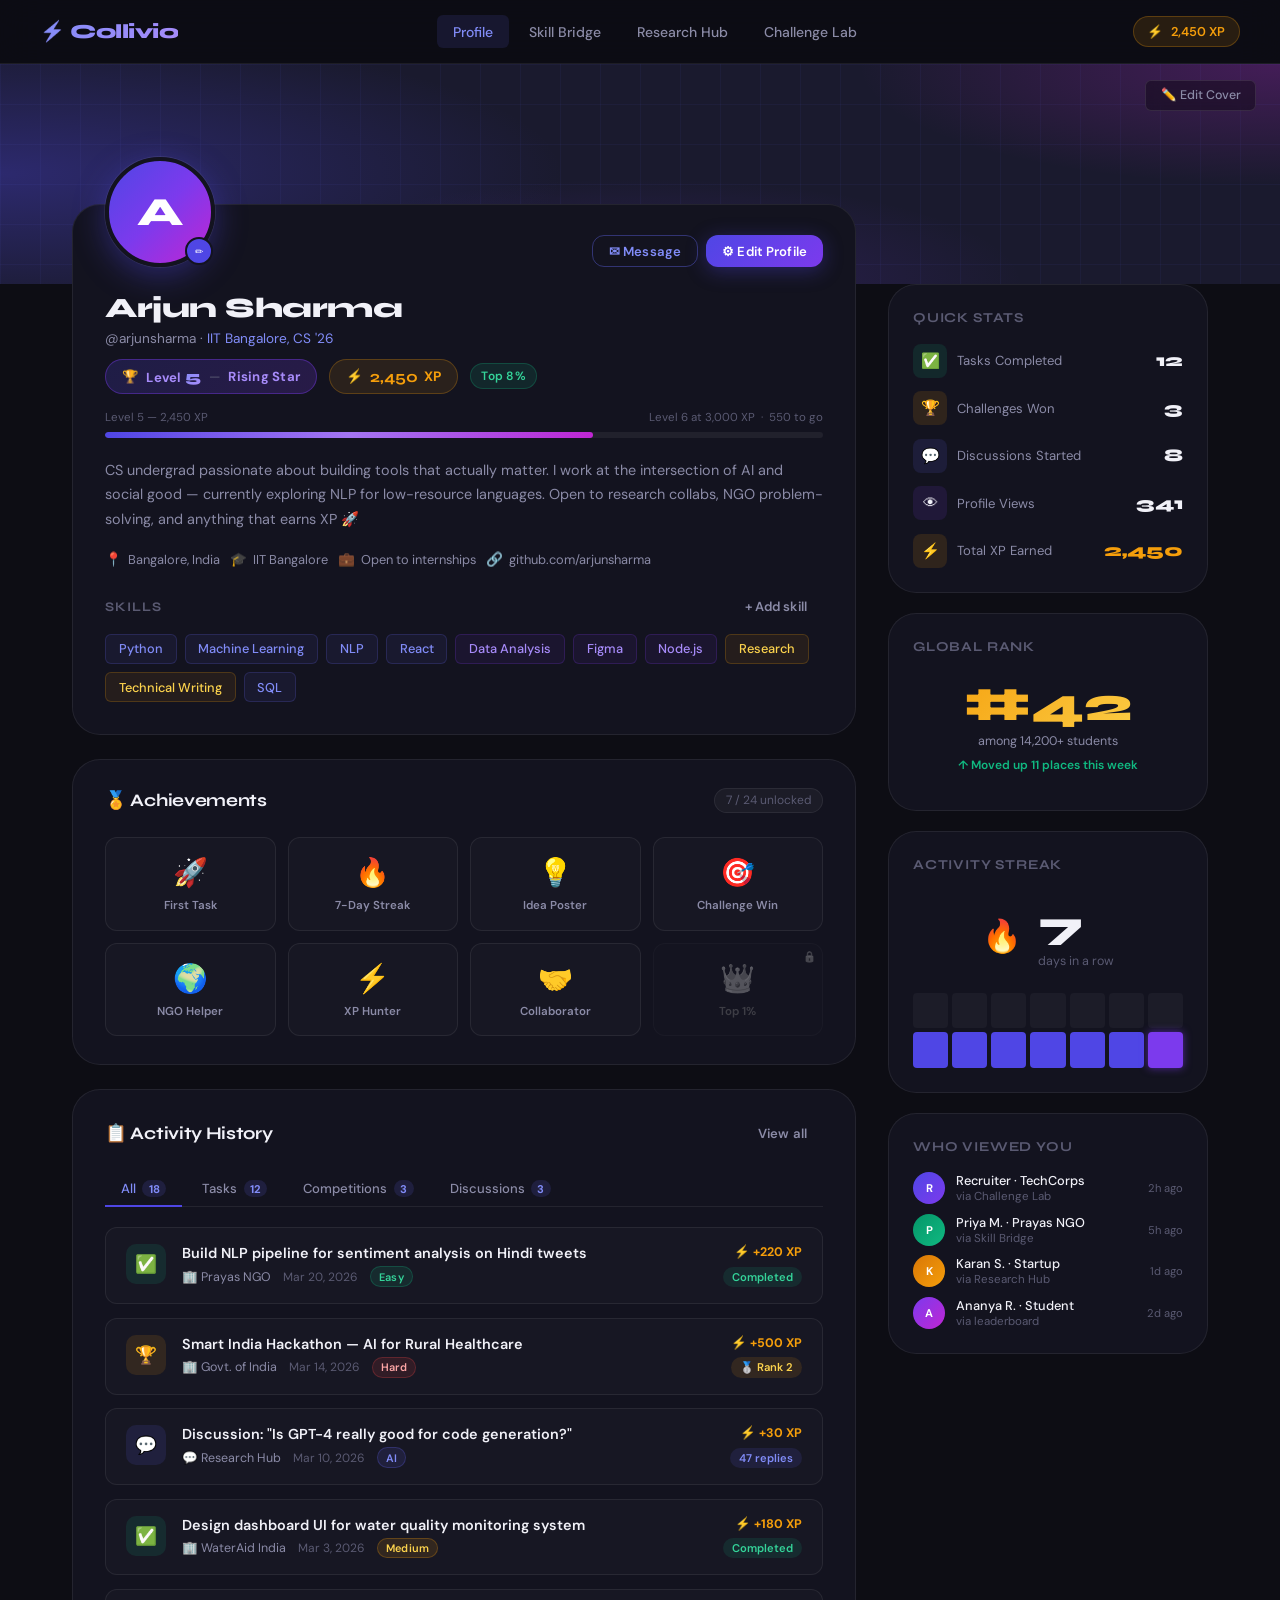
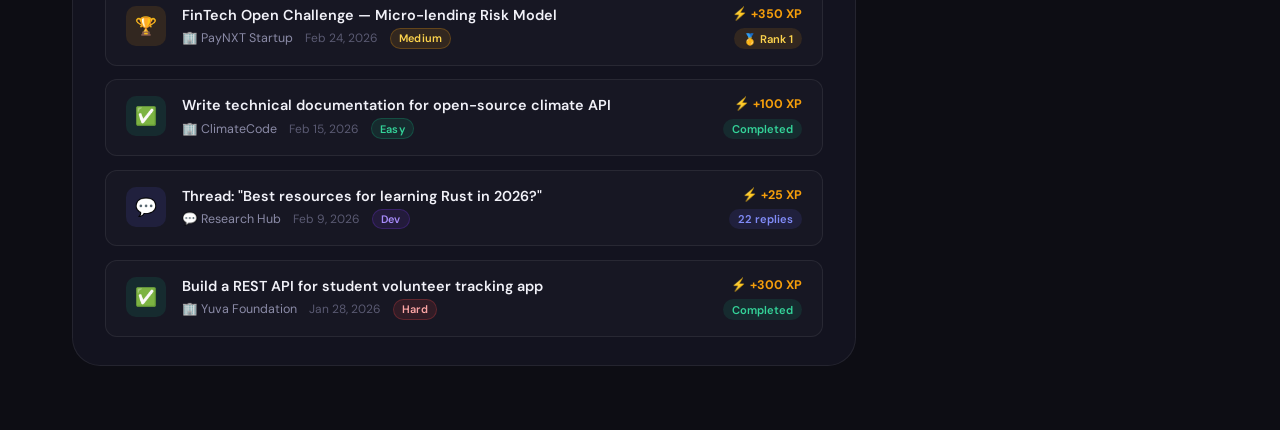
<file: profile.html>
<!DOCTYPE html>
<html lang="en">
<head>
  <meta charset="UTF-8" />
  <meta name="viewport" content="width=device-width, initial-scale=1.0" />
  <title>Collivio — Profile</title>
  <link rel="stylesheet" href="styles.css" />
  <style>

    /* ── Page Shell ─────────────────────────────────────────── */
    .profile-page {
      padding-top: 64px;
      min-height: 100vh;
      background: var(--bg);
    }

    /* ── Cover Banner ───────────────────────────────────────── */
    .cover-banner {
      height: 220px;
      position: relative;
      overflow: hidden;
      background:
        radial-gradient(ellipse 80% 120% at 0% 50%, rgba(79,70,229,0.35) 0%, transparent 55%),
        radial-gradient(ellipse 60% 100% at 100% 0%, rgba(192,38,211,0.25) 0%, transparent 55%),
        radial-gradient(ellipse 50% 80% at 50% 100%, rgba(124,58,237,0.2) 0%, transparent 60%),
        var(--bg-surface);
    }
    .cover-banner::after {
      content: '';
      position: absolute;
      inset: 0;
      background-image:
        linear-gradient(rgba(99,102,241,0.06) 1px, transparent 1px),
        linear-gradient(90deg, rgba(99,102,241,0.06) 1px, transparent 1px);
      background-size: 40px 40px;
    }
    .cover-banner__edit {
      position: absolute;
      top: 1rem; right: 1.5rem;
      z-index: 2;
      display: flex;
      align-items: center;
      gap: 0.4rem;
      padding: 0.4rem 0.9rem;
      border-radius: var(--radius-sm);
      background: rgba(0,0,0,0.35);
      border: 1px solid rgba(255,255,255,0.1);
      color: var(--text-muted);
      font-size: 0.78rem;
      font-weight: 500;
      cursor: pointer;
      backdrop-filter: blur(8px);
      transition: all 0.2s;
    }
    .cover-banner__edit:hover { color: var(--text); border-color: rgba(255,255,255,0.2); }

    /* ── Layout ─────────────────────────────────────────────── */
    .profile-layout {
      max-width: 1200px;
      margin: 0 auto;
      padding: 0 2rem 4rem;
      display: grid;
      grid-template-columns: 1fr 320px;
      gap: 2rem;
      align-items: start;
    }
    .profile-main { display: flex; flex-direction: column; gap: 1.5rem; }
    .profile-sidebar { display: flex; flex-direction: column; gap: 1.25rem; }

    /* ── Identity Card ──────────────────────────────────────── */
    .identity-card {
      background: var(--bg-card);
      border: 1px solid var(--border);
      border-radius: var(--radius-xl);
      padding: 0 2rem 2rem;
      position: relative;
      margin-top: -80px;
      animation: fadeUp 0.5s 0.1s ease both;
    }

    .identity-top {
      display: flex;
      align-items: flex-end;
      justify-content: space-between;
      margin-bottom: 1.5rem;
    }

    /* Avatar */
    .profile-avatar-wrap {
      position: relative;
      margin-top: -48px;
    }
    .profile-avatar {
      width: 110px; height: 110px;
      border-radius: 999px;
      background: linear-gradient(135deg, var(--indigo) 0%, var(--violet) 50%, var(--fuchsia) 100%);
      display: flex;
      align-items: center;
      justify-content: center;
      font-family: var(--font-display);
      font-size: 2.5rem;
      font-weight: 800;
      color: #fff;
      border: 4px solid var(--bg-card);
      position: relative;
      z-index: 1;
      box-shadow: 0 0 0 1px var(--border), 0 8px 32px rgba(79,70,229,0.4);
    }
    .profile-avatar__online {
      position: absolute;
      bottom: 6px; right: 6px;
      width: 16px; height: 16px;
      border-radius: 50%;
      background: var(--success);
      border: 3px solid var(--bg-card);
      z-index: 2;
    }
    .avatar-edit-btn {
      position: absolute;
      bottom: 2px; right: 2px;
      width: 28px; height: 28px;
      border-radius: 50%;
      background: var(--indigo);
      border: 2px solid var(--bg-card);
      color: #fff;
      font-size: 0.65rem;
      display: flex;
      align-items: center;
      justify-content: center;
      cursor: pointer;
      z-index: 3;
      transition: background 0.2s;
    }
    .avatar-edit-btn:hover { background: var(--violet); }

    /* Action buttons top-right */
    .identity-actions {
      display: flex;
      gap: 0.5rem;
      padding-top: 1rem;
    }

    /* Name & Meta */
    .profile-name {
      font-family: var(--font-display);
      font-size: 1.75rem;
      font-weight: 800;
      letter-spacing: -0.5px;
      margin-bottom: 0.3rem;
    }
    .profile-handle {
      font-size: 0.85rem;
      color: var(--text-muted);
      margin-bottom: 0.75rem;
    }
    .profile-handle span { color: var(--indigo-light); }

    /* Level + XP row */
    .xp-row {
      display: flex;
      align-items: center;
      gap: 0.75rem;
      flex-wrap: wrap;
      margin-bottom: 1rem;
    }
    .level-pill {
      display: inline-flex;
      align-items: center;
      gap: 0.5rem;
      padding: 0.45rem 1rem;
      border-radius: 999px;
      background: linear-gradient(135deg, rgba(79,70,229,0.2), rgba(124,58,237,0.2));
      border: 1px solid rgba(124,58,237,0.4);
      font-size: 0.82rem;
      font-weight: 700;
      color: var(--violet-light);
      letter-spacing: 0.02em;
    }
    .level-pill .lv-num {
      font-family: var(--font-display);
      font-size: 1rem;
      font-weight: 800;
      background: linear-gradient(135deg, var(--indigo-light), var(--violet-light));
      -webkit-background-clip: text;
      -webkit-text-fill-color: transparent;
      background-clip: text;
    }
    .xp-counter {
      display: inline-flex;
      align-items: center;
      gap: 0.4rem;
      padding: 0.45rem 1rem;
      border-radius: 999px;
      background: rgba(245,158,11,0.1);
      border: 1px solid rgba(245,158,11,0.25);
      font-size: 0.85rem;
      font-weight: 700;
      color: var(--xp-gold);
    }
    .xp-counter .xp-num {
      font-family: var(--font-display);
      font-size: 1rem;
    }

    /* XP Progress bar */
    .xp-progress-wrap {
      margin-bottom: 1.25rem;
    }
    .xp-progress-labels {
      display: flex;
      justify-content: space-between;
      font-size: 0.72rem;
      color: var(--text-dim);
      margin-bottom: 0.4rem;
    }
    .xp-progress-bar {
      height: 6px;
      background: rgba(255,255,255,0.06);
      border-radius: 999px;
      overflow: hidden;
    }
    .xp-progress-fill {
      height: 100%;
      width: 68%;
      border-radius: 999px;
      background: linear-gradient(90deg, var(--indigo), var(--violet), var(--fuchsia));
      position: relative;
      overflow: hidden;
    }
    .xp-progress-fill::after {
      content: '';
      position: absolute;
      inset: 0;
      background: linear-gradient(90deg, transparent 0%, rgba(255,255,255,0.3) 50%, transparent 100%);
      animation: shimmer 2s ease-in-out infinite;
    }
    @keyframes shimmer {
      0%   { transform: translateX(-100%); }
      100% { transform: translateX(200%); }
    }

    /* Bio */
    .profile-bio {
      font-size: 0.9rem;
      color: var(--text-muted);
      line-height: 1.7;
      margin-bottom: 1.25rem;
    }

    /* Info chips */
    .info-chips {
      display: flex;
      flex-wrap: wrap;
      gap: 0.6rem;
      margin-bottom: 1.5rem;
    }
    .info-chip {
      display: inline-flex;
      align-items: center;
      gap: 0.4rem;
      font-size: 0.8rem;
      color: var(--text-muted);
    }
    .info-chip .ic { font-size: 0.85rem; }

    /* Skills */
    .skills-section { margin-bottom: 0; }
    .skills-header {
      display: flex;
      align-items: center;
      justify-content: space-between;
      margin-bottom: 0.75rem;
    }
    .skills-title {
      font-family: var(--font-display);
      font-size: 0.82rem;
      font-weight: 700;
      text-transform: uppercase;
      letter-spacing: 0.08em;
      color: var(--text-dim);
    }
    .skills-tags {
      display: flex;
      flex-wrap: wrap;
      gap: 0.5rem;
    }
    .skill-tag {
      display: inline-flex;
      align-items: center;
      gap: 0.35rem;
      padding: 0.35rem 0.8rem;
      border-radius: var(--radius-sm);
      font-size: 0.8rem;
      font-weight: 500;
      background: rgba(99,102,241,0.08);
      border: 1px solid rgba(99,102,241,0.2);
      color: var(--indigo-light);
      cursor: default;
      transition: all 0.2s;
    }
    .skill-tag:hover {
      background: rgba(99,102,241,0.15);
      border-color: rgba(99,102,241,0.4);
      transform: translateY(-1px);
    }
    .skill-tag--violet {
      background: rgba(124,58,237,0.08);
      border-color: rgba(124,58,237,0.2);
      color: var(--violet-light);
    }
    .skill-tag--violet:hover {
      background: rgba(124,58,237,0.15);
      border-color: rgba(124,58,237,0.4);
    }
    .skill-tag--gold {
      background: rgba(245,158,11,0.08);
      border-color: rgba(245,158,11,0.2);
      color: var(--xp-gold-light);
    }
    .skill-tag--gold:hover {
      background: rgba(245,158,11,0.15);
      border-color: rgba(245,158,11,0.35);
    }

    /* ── Activity History ───────────────────────────────────── */
    .section-card {
      background: var(--bg-card);
      border: 1px solid var(--border);
      border-radius: var(--radius-xl);
      padding: 1.75rem 2rem;
      animation: fadeUp 0.5s ease both;
    }
    .section-card:nth-child(2) { animation-delay: 0.15s; }
    .section-card:nth-child(3) { animation-delay: 0.25s; }

    .section-header {
      display: flex;
      align-items: center;
      justify-content: space-between;
      margin-bottom: 1.5rem;
    }
    .section-title {
      font-family: var(--font-display);
      font-size: 1.1rem;
      font-weight: 700;
      letter-spacing: -0.3px;
    }
    .section-count {
      font-size: 0.75rem;
      color: var(--text-dim);
      background: rgba(255,255,255,0.04);
      border: 1px solid var(--border);
      padding: 0.2rem 0.65rem;
      border-radius: 999px;
    }

    /* Activity Filter Tabs */
    .activity-tabs {
      display: flex;
      gap: 0.25rem;
      margin-bottom: 1.25rem;
      border-bottom: 1px solid var(--border);
      padding-bottom: 0;
    }
    .activity-tab {
      padding: 0.5rem 1rem;
      font-size: 0.82rem;
      font-weight: 500;
      color: var(--text-muted);
      background: transparent;
      border: none;
      border-bottom: 2px solid transparent;
      margin-bottom: -1px;
      cursor: pointer;
      transition: all 0.2s;
      display: flex;
      align-items: center;
      gap: 0.4rem;
    }
    .activity-tab.active {
      color: var(--indigo-light);
      border-bottom-color: var(--indigo);
    }
    .activity-tab:hover:not(.active) { color: var(--text); }
    .activity-tab .tab-count {
      background: rgba(99,102,241,0.15);
      color: var(--indigo-light);
      padding: 0.1rem 0.4rem;
      border-radius: 999px;
      font-size: 0.7rem;
      font-weight: 700;
    }

    /* Activity Grid */
    .activity-grid {
      display: flex;
      flex-direction: column;
      gap: 0.85rem;
    }
    .activity-card {
      display: flex;
      align-items: flex-start;
      gap: 1rem;
      padding: 1rem 1.25rem;
      border-radius: var(--radius-md);
      background: rgba(255,255,255,0.02);
      border: 1px solid var(--border);
      transition: all 0.2s;
      cursor: pointer;
    }
    .activity-card:hover {
      border-color: var(--border-bright);
      background: rgba(99,102,241,0.04);
      transform: translateX(3px);
    }

    /* Activity icon */
    .activity-icon {
      width: 40px; height: 40px;
      border-radius: 10px;
      display: flex;
      align-items: center;
      justify-content: center;
      font-size: 1.1rem;
      flex-shrink: 0;
    }
    .activity-icon--task    { background: rgba(16,185,129,0.12); }
    .activity-icon--comp    { background: rgba(245,158,11,0.12); }
    .activity-icon--discuss { background: rgba(99,102,241,0.12); }

    .activity-body { flex: 1; min-width: 0; }
    .activity-title {
      font-size: 0.9rem;
      font-weight: 600;
      color: var(--text);
      margin-bottom: 0.25rem;
      white-space: nowrap;
      overflow: hidden;
      text-overflow: ellipsis;
    }
    .activity-meta {
      display: flex;
      align-items: center;
      gap: 0.75rem;
      flex-wrap: wrap;
    }
    .activity-org {
      font-size: 0.78rem;
      color: var(--text-muted);
    }
    .activity-date {
      font-size: 0.75rem;
      color: var(--text-dim);
    }
    .activity-right {
      display: flex;
      flex-direction: column;
      align-items: flex-end;
      gap: 0.4rem;
      flex-shrink: 0;
    }
    .xp-earned {
      display: inline-flex;
      align-items: center;
      gap: 0.25rem;
      font-size: 0.78rem;
      font-weight: 700;
      color: var(--xp-gold);
    }
    .activity-status {
      font-size: 0.7rem;
      font-weight: 600;
      padding: 0.2rem 0.55rem;
      border-radius: 999px;
    }
    .status--done    { background: rgba(16,185,129,0.12); color: #34D399; }
    .status--rank    { background: rgba(245,158,11,0.12); color: #FCD34D; }
    .status--active  { background: rgba(99,102,241,0.12); color: var(--indigo-light); }

    /* ── Achievements ───────────────────────────────────────── */
    .achievements-grid {
      display: grid;
      grid-template-columns: repeat(4, 1fr);
      gap: 0.75rem;
    }
    .achievement-item {
      display: flex;
      flex-direction: column;
      align-items: center;
      gap: 0.5rem;
      padding: 1rem 0.5rem;
      border-radius: var(--radius-md);
      background: rgba(255,255,255,0.02);
      border: 1px solid var(--border);
      text-align: center;
      cursor: default;
      transition: all 0.25s;
      position: relative;
    }
    .achievement-item:hover {
      border-color: var(--border-bright);
      background: rgba(99,102,241,0.05);
      transform: translateY(-3px);
    }
    .achievement-item.locked {
      opacity: 0.35;
      filter: grayscale(1);
    }
    .achievement-emoji { font-size: 1.75rem; }
    .achievement-name {
      font-size: 0.72rem;
      font-weight: 600;
      color: var(--text-muted);
      line-height: 1.3;
    }
    .achievement-item .lock-icon {
      position: absolute;
      top: 0.4rem; right: 0.4rem;
      font-size: 0.65rem;
      color: var(--text-dim);
    }

    /* ── Sidebar Cards ──────────────────────────────────────── */
    .sidebar-card {
      background: var(--bg-card);
      border: 1px solid var(--border);
      border-radius: var(--radius-xl);
      padding: 1.5rem;
      animation: fadeUp 0.5s ease both;
    }
    .sidebar-card:nth-child(1) { animation-delay: 0.2s; }
    .sidebar-card:nth-child(2) { animation-delay: 0.3s; }
    .sidebar-card:nth-child(3) { animation-delay: 0.4s; }

    .sidebar-title {
      font-family: var(--font-display);
      font-size: 0.85rem;
      font-weight: 700;
      letter-spacing: 0.06em;
      text-transform: uppercase;
      color: var(--text-dim);
      margin-bottom: 1.1rem;
    }

    /* Quick Stats */
    .stat-rows { display: flex; flex-direction: column; gap: 0.85rem; }
    .stat-row {
      display: flex;
      align-items: center;
      justify-content: space-between;
    }
    .stat-row-left {
      display: flex;
      align-items: center;
      gap: 0.65rem;
    }
    .stat-icon {
      width: 34px; height: 34px;
      border-radius: 8px;
      display: flex;
      align-items: center;
      justify-content: center;
      font-size: 0.95rem;
      flex-shrink: 0;
    }
    .stat-icon--green  { background: rgba(16,185,129,0.12); }
    .stat-icon--gold   { background: rgba(245,158,11,0.12); }
    .stat-icon--indigo { background: rgba(99,102,241,0.12); }
    .stat-icon--violet { background: rgba(124,58,237,0.12); }

    .stat-row-label {
      font-size: 0.82rem;
      color: var(--text-muted);
      font-weight: 400;
    }
    .stat-row-value {
      font-family: var(--font-display);
      font-size: 1.1rem;
      font-weight: 800;
      color: var(--text);
    }

    /* Rank Card */
    .rank-display {
      text-align: center;
      padding: 0.5rem 0 0.75rem;
    }
    .rank-number {
      font-family: var(--font-display);
      font-size: 3rem;
      font-weight: 800;
      line-height: 1;
      background: linear-gradient(135deg, var(--xp-gold), var(--xp-gold-light));
      -webkit-background-clip: text;
      -webkit-text-fill-color: transparent;
      background-clip: text;
      margin-bottom: 0.25rem;
    }
    .rank-label {
      font-size: 0.78rem;
      color: var(--text-muted);
    }
    .rank-change {
      display: inline-flex;
      align-items: center;
      gap: 0.3rem;
      font-size: 0.75rem;
      font-weight: 600;
      color: var(--success);
      margin-top: 0.5rem;
    }

    /* Streak */
    .streak-display {
      display: flex;
      align-items: center;
      justify-content: center;
      gap: 1rem;
      padding: 0.75rem 0;
    }
    .streak-num {
      font-family: var(--font-display);
      font-size: 2.5rem;
      font-weight: 800;
      color: var(--text);
    }
    .streak-flame { font-size: 2rem; animation: float 2s ease-in-out infinite; }
    .streak-sub { font-size: 0.78rem; color: var(--text-dim); margin-top: 0.2rem; }

    /* Streak mini calendar */
    .streak-calendar {
      display: grid;
      grid-template-columns: repeat(7, 1fr);
      gap: 4px;
      margin-top: 0.75rem;
    }
    .streak-day {
      aspect-ratio: 1;
      border-radius: 4px;
      background: rgba(255,255,255,0.04);
    }
    .streak-day.active { background: var(--indigo); }
    .streak-day.today  { background: var(--violet); box-shadow: 0 0 8px rgba(124,58,237,0.6); }

    /* Who's viewing */
    .viewers {
      display: flex;
      flex-direction: column;
      gap: 0.6rem;
    }
    .viewer-row {
      display: flex;
      align-items: center;
      gap: 0.7rem;
    }
    .viewer-avatar {
      width: 32px; height: 32px;
      border-radius: 50%;
      background: linear-gradient(135deg, var(--indigo), var(--violet));
      display: flex;
      align-items: center;
      justify-content: center;
      font-size: 0.7rem;
      font-weight: 700;
      color: #fff;
      flex-shrink: 0;
    }
    .viewer-info { flex: 1; min-width: 0; }
    .viewer-name { font-size: 0.8rem; font-weight: 500; color: var(--text); }
    .viewer-role { font-size: 0.72rem; color: var(--text-dim); }
    .viewer-time { font-size: 0.7rem; color: var(--text-dim); flex-shrink: 0; }

    /* ── Responsive ─────────────────────────────────────────── */
    @media (max-width: 900px) {
      .profile-layout {
        grid-template-columns: 1fr;
        padding: 0 1rem 3rem;
      }
      .profile-sidebar { order: -1; }
      .achievements-grid { grid-template-columns: repeat(4, 1fr); }
    }
    @media (max-width: 600px) {
      .achievements-grid { grid-template-columns: repeat(4, 1fr); gap: 0.5rem; }
      .identity-card { padding: 0 1rem 1.5rem; }
    }
  </style>
</head>
<body>

<!-- ── Navbar ─────────────────────────────────────────────── -->
<nav class="navbar">
  <span class="navbar__logo">⚡ Collivio</span>
  <ul class="navbar__links">
    <li><a href="profile.html" class="active">Profile</a></li>
    <li><a href="skill-bridge.html">Skill Bridge</a></li>
    <li><a href="research-hub.html">Research Hub</a></li>
    <li><a href="challenge-lab.html">Challenge Lab</a></li>
  </ul>
  <div class="navbar__xp">⚡ <span>2,450 XP</span></div>
</nav>

<div class="profile-page">

  <!-- ── Cover ─────────────────────────────────────────────── -->
  <div class="cover-banner">
    <button class="cover-banner__edit">✏️ Edit Cover</button>
  </div>

  <!-- ── Layout ────────────────────────────────────────────── -->
  <div class="profile-layout">

    <!-- ════════ MAIN COLUMN ════════ -->
    <div class="profile-main">

      <!-- Identity Card -->
      <div class="identity-card">
        <div class="identity-top">
          <div class="profile-avatar-wrap">
            <div class="profile-avatar">A</div>
            <div class="profile-avatar__online"></div>
            <button class="avatar-edit-btn" title="Change photo">✏</button>
          </div>
          <div class="identity-actions">
            <button class="btn btn--outline btn--sm">✉ Message</button>
            <button class="btn btn--primary btn--sm">⚙ Edit Profile</button>
          </div>
        </div>

        <!-- Name & Handle -->
        <h1 class="profile-name">Arjun Sharma</h1>
        <p class="profile-handle">@arjunsharma · <span>IIT Bangalore, CS '26</span></p>

        <!-- XP Row -->
        <div class="xp-row">
          <div class="level-pill">
            <span>🏆</span>
            <span>Level <span class="lv-num">5</span></span>
            <span style="color:var(--text-dim);font-weight:400;">—</span>
            <span>Rising Star</span>
          </div>
          <div class="xp-counter">
            ⚡ <span class="xp-num">2,450</span> XP
          </div>
          <div class="tag tag--easy">Top 8%</div>
        </div>

        <!-- XP Progress -->
        <div class="xp-progress-wrap">
          <div class="xp-progress-labels">
            <span>Level 5 — 2,450 XP</span>
            <span>Level 6 at 3,000 XP &nbsp;·&nbsp; 550 to go</span>
          </div>
          <div class="xp-progress-bar">
            <div class="xp-progress-fill"></div>
          </div>
        </div>

        <!-- Bio -->
        <p class="profile-bio">
          CS undergrad passionate about building tools that actually matter. I work at the intersection of AI and social good — currently exploring NLP for low-resource languages. Open to research collabs, NGO problem-solving, and anything that earns XP 🚀
        </p>

        <!-- Info chips -->
        <div class="info-chips">
          <span class="info-chip"><span class="ic">📍</span> Bangalore, India</span>
          <span class="info-chip"><span class="ic">🎓</span> IIT Bangalore</span>
          <span class="info-chip"><span class="ic">💼</span> Open to internships</span>
          <span class="info-chip"><span class="ic">🔗</span> github.com/arjunsharma</span>
        </div>

        <!-- Skills -->
        <div class="skills-section">
          <div class="skills-header">
            <span class="skills-title">Skills</span>
            <button class="btn btn--ghost btn--sm">+ Add skill</button>
          </div>
          <div class="skills-tags">
            <span class="skill-tag">Python</span>
            <span class="skill-tag">Machine Learning</span>
            <span class="skill-tag">NLP</span>
            <span class="skill-tag">React</span>
            <span class="skill-tag--violet skill-tag">Data Analysis</span>
            <span class="skill-tag--violet skill-tag">Figma</span>
            <span class="skill-tag--violet skill-tag">Node.js</span>
            <span class="skill-tag--gold skill-tag">Research</span>
            <span class="skill-tag--gold skill-tag">Technical Writing</span>
            <span class="skill-tag">SQL</span>
          </div>
        </div>
      </div>

      <!-- ── Achievements ─────────────────────────────────── -->
      <div class="section-card">
        <div class="section-header">
          <h2 class="section-title">🏅 Achievements</h2>
          <span class="section-count">7 / 24 unlocked</span>
        </div>
        <div class="achievements-grid">
          <div class="achievement-item">
            <span class="achievement-emoji">🚀</span>
            <span class="achievement-name">First Task</span>
          </div>
          <div class="achievement-item">
            <span class="achievement-emoji">🔥</span>
            <span class="achievement-name">7-Day Streak</span>
          </div>
          <div class="achievement-item">
            <span class="achievement-emoji">💡</span>
            <span class="achievement-name">Idea Poster</span>
          </div>
          <div class="achievement-item">
            <span class="achievement-emoji">🎯</span>
            <span class="achievement-name">Challenge Win</span>
          </div>
          <div class="achievement-item">
            <span class="achievement-emoji">🌍</span>
            <span class="achievement-name">NGO Helper</span>
          </div>
          <div class="achievement-item">
            <span class="achievement-emoji">⚡</span>
            <span class="achievement-name">XP Hunter</span>
          </div>
          <div class="achievement-item">
            <span class="achievement-emoji">🤝</span>
            <span class="achievement-name">Collaborator</span>
          </div>
          <div class="achievement-item locked">
            <span class="lock-icon">🔒</span>
            <span class="achievement-emoji">👑</span>
            <span class="achievement-name">Top 1%</span>
          </div>
        </div>
      </div>

      <!-- ── Activity History ─────────────────────────────── -->
      <div class="section-card">
        <div class="section-header">
          <h2 class="section-title">📋 Activity History</h2>
          <button class="btn btn--ghost btn--sm">View all</button>
        </div>

        <!-- Filter Tabs -->
        <div class="activity-tabs">
          <button class="activity-tab active" onclick="filterActivity('all', this)">
            All <span class="tab-count">18</span>
          </button>
          <button class="activity-tab" onclick="filterActivity('task', this)">
            Tasks <span class="tab-count">12</span>
          </button>
          <button class="activity-tab" onclick="filterActivity('comp', this)">
            Competitions <span class="tab-count">3</span>
          </button>
          <button class="activity-tab" onclick="filterActivity('discuss', this)">
            Discussions <span class="tab-count">3</span>
          </button>
        </div>

        <!-- Activity Items -->
        <div class="activity-grid" id="activity-grid">

          <div class="activity-card" data-type="task">
            <div class="activity-icon activity-icon--task">✅</div>
            <div class="activity-body">
              <div class="activity-title">Build NLP pipeline for sentiment analysis on Hindi tweets</div>
              <div class="activity-meta">
                <span class="activity-org">🏢 Prayas NGO</span>
                <span class="activity-date">Mar 20, 2026</span>
                <span class="tag tag--easy" style="font-size:0.68rem;padding:0.15rem 0.5rem;">Easy</span>
              </div>
            </div>
            <div class="activity-right">
              <span class="xp-earned">⚡ +220 XP</span>
              <span class="activity-status status--done">Completed</span>
            </div>
          </div>

          <div class="activity-card" data-type="comp">
            <div class="activity-icon activity-icon--comp">🏆</div>
            <div class="activity-body">
              <div class="activity-title">Smart India Hackathon — AI for Rural Healthcare</div>
              <div class="activity-meta">
                <span class="activity-org">🏢 Govt. of India</span>
                <span class="activity-date">Mar 14, 2026</span>
                <span class="tag tag--hard" style="font-size:0.68rem;padding:0.15rem 0.5rem;">Hard</span>
              </div>
            </div>
            <div class="activity-right">
              <span class="xp-earned">⚡ +500 XP</span>
              <span class="activity-status status--rank">🥈 Rank 2</span>
            </div>
          </div>

          <div class="activity-card" data-type="discuss">
            <div class="activity-icon activity-icon--discuss">💬</div>
            <div class="activity-body">
              <div class="activity-title">Discussion: "Is GPT-4 really good for code generation?"</div>
              <div class="activity-meta">
                <span class="activity-org">💬 Research Hub</span>
                <span class="activity-date">Mar 10, 2026</span>
                <span class="tag tag--research" style="font-size:0.68rem;padding:0.15rem 0.5rem;">AI</span>
              </div>
            </div>
            <div class="activity-right">
              <span class="xp-earned">⚡ +30 XP</span>
              <span class="activity-status status--active">47 replies</span>
            </div>
          </div>

          <div class="activity-card" data-type="task">
            <div class="activity-icon activity-icon--task">✅</div>
            <div class="activity-body">
              <div class="activity-title">Design dashboard UI for water quality monitoring system</div>
              <div class="activity-meta">
                <span class="activity-org">🏢 WaterAid India</span>
                <span class="activity-date">Mar 3, 2026</span>
                <span class="tag tag--medium" style="font-size:0.68rem;padding:0.15rem 0.5rem;">Medium</span>
              </div>
            </div>
            <div class="activity-right">
              <span class="xp-earned">⚡ +180 XP</span>
              <span class="activity-status status--done">Completed</span>
            </div>
          </div>

          <div class="activity-card" data-type="comp">
            <div class="activity-icon activity-icon--comp">🏆</div>
            <div class="activity-body">
              <div class="activity-title">FinTech Open Challenge — Micro-lending Risk Model</div>
              <div class="activity-meta">
                <span class="activity-org">🏢 PayNXT Startup</span>
                <span class="activity-date">Feb 24, 2026</span>
                <span class="tag tag--medium" style="font-size:0.68rem;padding:0.15rem 0.5rem;">Medium</span>
              </div>
            </div>
            <div class="activity-right">
              <span class="xp-earned">⚡ +350 XP</span>
              <span class="activity-status status--rank">🥇 Rank 1</span>
            </div>
          </div>

          <div class="activity-card" data-type="task">
            <div class="activity-icon activity-icon--task">✅</div>
            <div class="activity-body">
              <div class="activity-title">Write technical documentation for open-source climate API</div>
              <div class="activity-meta">
                <span class="activity-org">🏢 ClimateCode</span>
                <span class="activity-date">Feb 15, 2026</span>
                <span class="tag tag--easy" style="font-size:0.68rem;padding:0.15rem 0.5rem;">Easy</span>
              </div>
            </div>
            <div class="activity-right">
              <span class="xp-earned">⚡ +100 XP</span>
              <span class="activity-status status--done">Completed</span>
            </div>
          </div>

          <div class="activity-card" data-type="discuss">
            <div class="activity-icon activity-icon--discuss">💬</div>
            <div class="activity-body">
              <div class="activity-title">Thread: "Best resources for learning Rust in 2026?"</div>
              <div class="activity-meta">
                <span class="activity-org">💬 Research Hub</span>
                <span class="activity-date">Feb 9, 2026</span>
                <span class="tag tag--startup" style="font-size:0.68rem;padding:0.15rem 0.5rem;">Dev</span>
              </div>
            </div>
            <div class="activity-right">
              <span class="xp-earned">⚡ +25 XP</span>
              <span class="activity-status status--active">22 replies</span>
            </div>
          </div>

          <div class="activity-card" data-type="task">
            <div class="activity-icon activity-icon--task">✅</div>
            <div class="activity-body">
              <div class="activity-title">Build a REST API for student volunteer tracking app</div>
              <div class="activity-meta">
                <span class="activity-org">🏢 Yuva Foundation</span>
                <span class="activity-date">Jan 28, 2026</span>
                <span class="tag tag--hard" style="font-size:0.68rem;padding:0.15rem 0.5rem;">Hard</span>
              </div>
            </div>
            <div class="activity-right">
              <span class="xp-earned">⚡ +300 XP</span>
              <span class="activity-status status--done">Completed</span>
            </div>
          </div>

        </div>
      </div>

    </div><!-- /profile-main -->

    <!-- ════════ SIDEBAR ════════ -->
    <aside class="profile-sidebar">

      <!-- Quick Stats -->
      <div class="sidebar-card">
        <div class="sidebar-title">Quick Stats</div>
        <div class="stat-rows">
          <div class="stat-row">
            <div class="stat-row-left">
              <div class="stat-icon stat-icon--green">✅</div>
              <span class="stat-row-label">Tasks Completed</span>
            </div>
            <span class="stat-row-value">12</span>
          </div>
          <div class="stat-row">
            <div class="stat-row-left">
              <div class="stat-icon stat-icon--gold">🏆</div>
              <span class="stat-row-label">Challenges Won</span>
            </div>
            <span class="stat-row-value">3</span>
          </div>
          <div class="stat-row">
            <div class="stat-row-left">
              <div class="stat-icon stat-icon--indigo">💬</div>
              <span class="stat-row-label">Discussions Started</span>
            </div>
            <span class="stat-row-value">8</span>
          </div>
          <div class="stat-row">
            <div class="stat-row-left">
              <div class="stat-icon stat-icon--violet">👁</div>
              <span class="stat-row-label">Profile Views</span>
            </div>
            <span class="stat-row-value">341</span>
          </div>
          <div class="stat-row">
            <div class="stat-row-left">
              <div class="stat-icon stat-icon--gold">⚡</div>
              <span class="stat-row-label">Total XP Earned</span>
            </div>
            <span class="stat-row-value" style="color:var(--xp-gold)">2,450</span>
          </div>
        </div>
      </div>

      <!-- Global Rank -->
      <div class="sidebar-card">
        <div class="sidebar-title">Global Rank</div>
        <div class="rank-display">
          <div class="rank-number">#42</div>
          <div class="rank-label">among 14,200+ students</div>
          <div class="rank-change">↑ Moved up 11 places this week</div>
        </div>
      </div>

      <!-- Streak -->
      <div class="sidebar-card">
        <div class="sidebar-title">Activity Streak</div>
        <div class="streak-display">
          <span class="streak-flame">🔥</span>
          <div>
            <div class="streak-num">7</div>
            <div class="streak-sub">days in a row</div>
          </div>
        </div>
        <div class="streak-calendar" id="streak-cal"></div>
      </div>

      <!-- Who's Viewing -->
      <div class="sidebar-card">
        <div class="sidebar-title">Who Viewed You</div>
        <div class="viewers">
          <div class="viewer-row">
            <div class="viewer-avatar">R</div>
            <div class="viewer-info">
              <div class="viewer-name">Recruiter · TechCorps</div>
              <div class="viewer-role">via Challenge Lab</div>
            </div>
            <span class="viewer-time">2h ago</span>
          </div>
          <div class="viewer-row">
            <div class="viewer-avatar" style="background:linear-gradient(135deg,#059669,#10B981)">P</div>
            <div class="viewer-info">
              <div class="viewer-name">Priya M. · Prayas NGO</div>
              <div class="viewer-role">via Skill Bridge</div>
            </div>
            <span class="viewer-time">5h ago</span>
          </div>
          <div class="viewer-row">
            <div class="viewer-avatar" style="background:linear-gradient(135deg,#D97706,#F59E0B)">K</div>
            <div class="viewer-info">
              <div class="viewer-name">Karan S. · Startup</div>
              <div class="viewer-role">via Research Hub</div>
            </div>
            <span class="viewer-time">1d ago</span>
          </div>
          <div class="viewer-row">
            <div class="viewer-avatar" style="background:linear-gradient(135deg,#7C3AED,#C026D3)">A</div>
            <div class="viewer-info">
              <div class="viewer-name">Ananya R. · Student</div>
              <div class="viewer-role">via leaderboard</div>
            </div>
            <span class="viewer-time">2d ago</span>
          </div>
        </div>
      </div>

    </aside>

  </div><!-- /profile-layout -->
</div><!-- /profile-page -->

<script>
  /* ── Activity filter ──────────────────────────────────────── */
  function filterActivity(type, btn) {
    document.querySelectorAll('.activity-tab').forEach(b => b.classList.remove('active'));
    btn.classList.add('active');
    document.querySelectorAll('.activity-card').forEach(card => {
      card.style.display = (type === 'all' || card.dataset.type === type) ? 'flex' : 'none';
    });
  }

  /* ── Streak calendar ─────────────────────────────────────── */
  (function buildStreak() {
    const cal = document.getElementById('streak-cal');
    // last 14 days; active last 7 + today
    const active = new Set([7,8,9,10,11,12,13]);
    for (let i = 0; i < 14; i++) {
      const d = document.createElement('div');
      d.className = 'streak-day' + (i === 13 ? ' today' : active.has(i) ? ' active' : '');
      cal.appendChild(d);
    }
  })();

  /* ── XP counter animation ────────────────────────────────── */
  (function animateXP() {
    const target = 2450;
    const el = document.querySelector('.xp-num');
    if (!el) return;
    let start = 0;
    const step = Math.ceil(target / 60);
    const id = setInterval(() => {
      start = Math.min(start + step, target);
      el.textContent = start.toLocaleString();
      if (start >= target) clearInterval(id);
    }, 16);
  })();
</script>
</body>
</html>
</file>
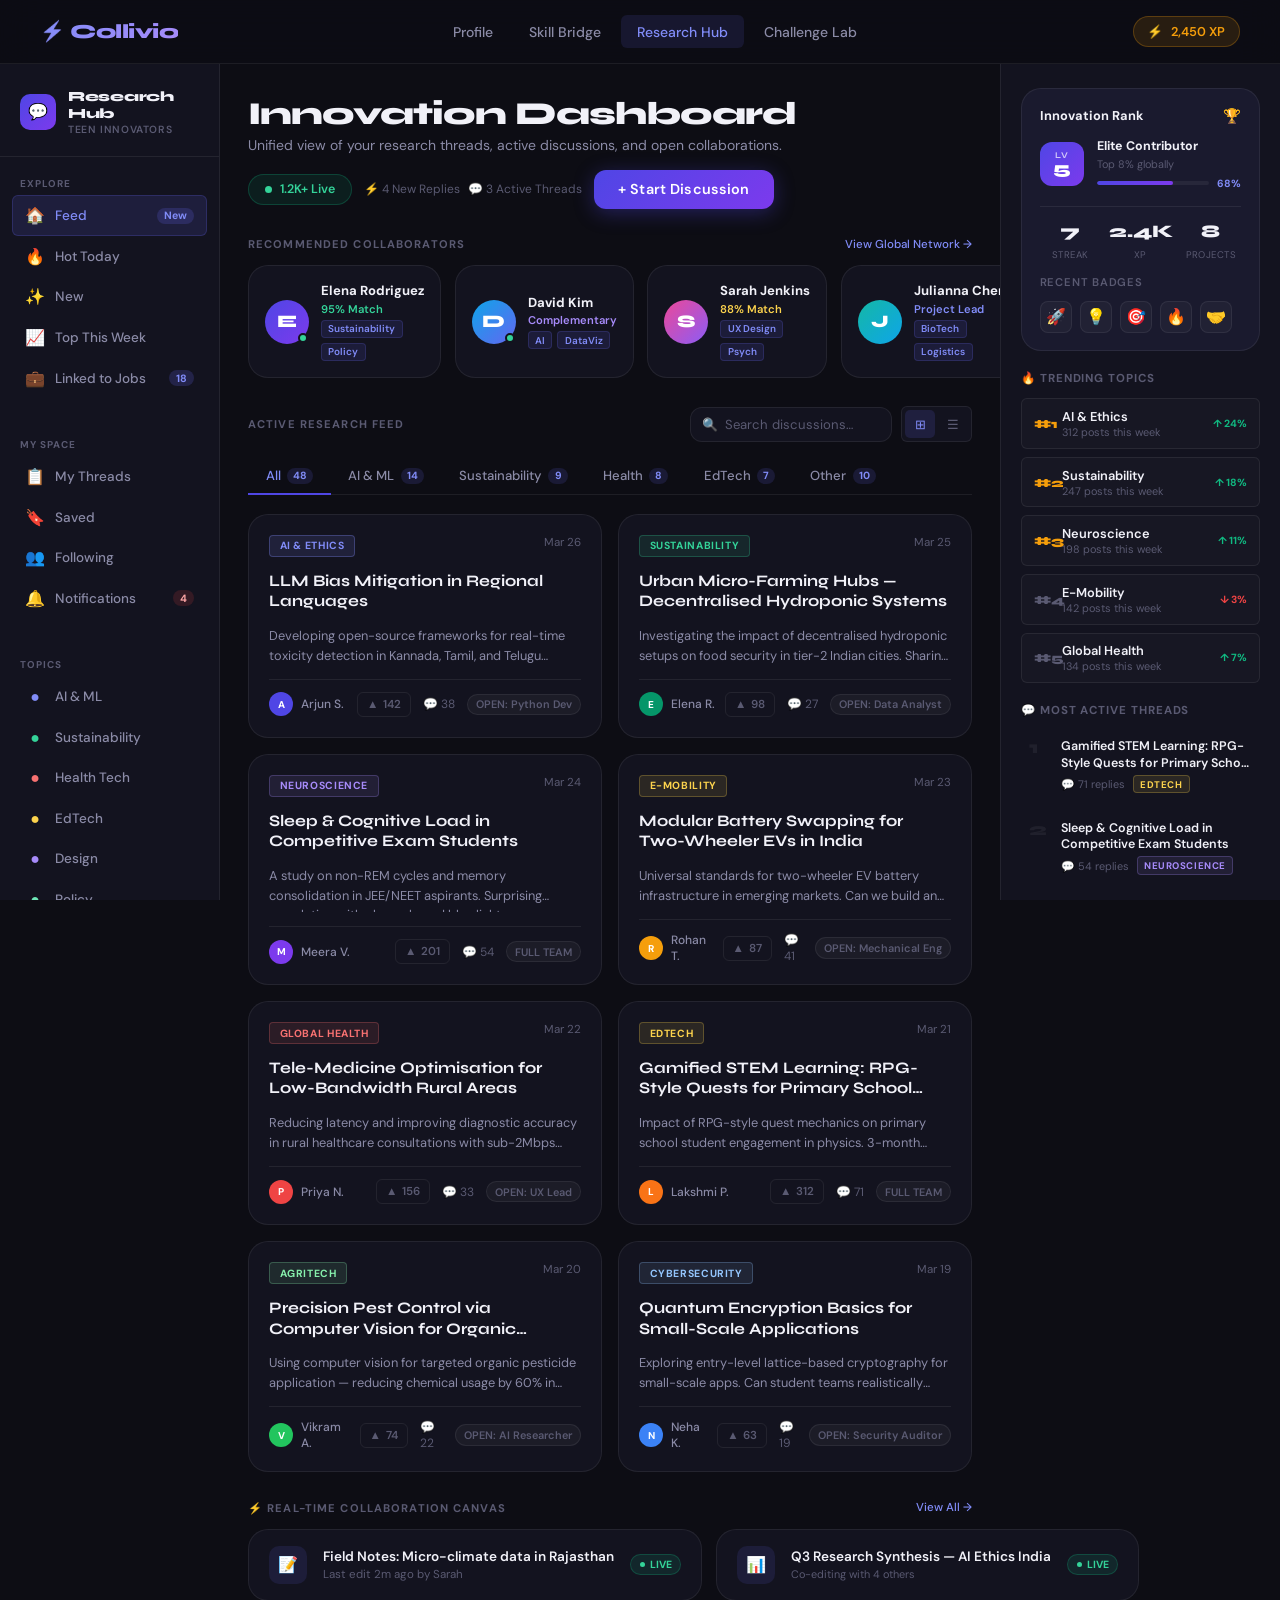
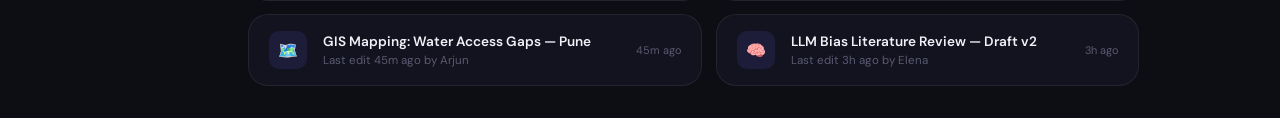
<file: research-hub.html>
<!DOCTYPE html>
<html lang="en">
<head>
  <meta charset="UTF-8" />
  <meta name="viewport" content="width=device-width, initial-scale=1.0" />
  <title>Collivio — Teen Research Hub</title>
  <link rel="stylesheet" href="styles.css" />
  <style>

    /* ── Root overrides for this page ───────────────────────── */
    body { overflow-x: hidden; }

    /* ── App Shell (fixed top navbar already in styles.css) ─── */
    .rh-shell {
      display: grid;
      grid-template-columns: 220px 1fr 280px;
      min-height: calc(100vh - 64px);
      margin-top: 64px;
    }

    /* ════════════════════════════════════════════════════════════
       LEFT SIDEBAR
    ════════════════════════════════════════════════════════════ */
    .rh-leftnav {
      position: sticky;
      top: 64px;
      height: calc(100vh - 64px);
      overflow-y: auto;
      background: var(--bg-card);
      border-right: 1px solid var(--border);
      display: flex;
      flex-direction: column;
      padding: 1.5rem 0;
      gap: 0.25rem;
    }
    .rh-leftnav::-webkit-scrollbar { width: 0; }

    .rh-nav-brand {
      display: flex;
      align-items: center;
      gap: 0.75rem;
      padding: 0 1.25rem 1.25rem;
      border-bottom: 1px solid var(--border);
      margin-bottom: 0.5rem;
    }
    .rh-nav-brand__icon {
      width: 36px; height: 36px;
      border-radius: 10px;
      background: linear-gradient(135deg, var(--indigo), var(--violet));
      display: flex; align-items: center; justify-content: center;
      font-size: 1rem;
      flex-shrink: 0;
    }
    .rh-nav-brand__text { display: flex; flex-direction: column; gap: 0.05rem; }
    .rh-nav-brand__name {
      font-family: var(--font-display);
      font-size: 0.88rem;
      font-weight: 800;
      color: var(--text);
      letter-spacing: -0.3px;
    }
    .rh-nav-brand__sub {
      font-size: 0.65rem;
      font-weight: 600;
      color: var(--text-dim);
      text-transform: uppercase;
      letter-spacing: 0.06em;
    }

    .rh-nav-section {
      padding: 0 0.75rem;
      margin-bottom: 0.25rem;
    }
    .rh-nav-section-label {
      font-size: 0.62rem;
      font-weight: 700;
      text-transform: uppercase;
      letter-spacing: 0.1em;
      color: var(--text-dim);
      padding: 0.5rem 0.5rem 0.35rem;
      display: block;
    }

    .rh-nav-item {
      display: flex;
      align-items: center;
      gap: 0.65rem;
      padding: 0.55rem 0.75rem;
      border-radius: var(--radius-sm);
      font-size: 0.845rem;
      font-weight: 500;
      color: var(--text-muted);
      cursor: pointer;
      transition: all 0.15s;
      position: relative;
      border: 1px solid transparent;
      user-select: none;
    }
    .rh-nav-item:hover {
      background: rgba(99,102,241,0.07);
      color: var(--text);
    }
    .rh-nav-item.active {
      background: rgba(99,102,241,0.14);
      border-color: rgba(99,102,241,0.22);
      color: var(--indigo-light);
    }
    .rh-nav-item .nav-icon { font-size: 1rem; width: 20px; text-align: center; flex-shrink: 0; }
    .rh-nav-badge {
      margin-left: auto;
      font-size: 0.66rem;
      font-weight: 700;
      padding: 0.1rem 0.45rem;
      border-radius: 999px;
      background: rgba(99,102,241,0.2);
      color: var(--indigo-light);
    }
    .rh-nav-badge.red {
      background: rgba(239,68,68,0.15);
      color: #FCA5A5;
    }

    .rh-nav-divider {
      height: 1px;
      background: var(--border);
      margin: 0.6rem 1.25rem;
    }

    .rh-nav-bottom {
      margin-top: auto;
      padding: 0 0.75rem;
      display: flex;
      flex-direction: column;
      gap: 0.15rem;
    }

    /* ════════════════════════════════════════════════════════════
       MAIN CONTENT
    ════════════════════════════════════════════════════════════ */
    .rh-main {
      min-width: 0;
      background: var(--bg);
      padding: 2rem 1.75rem;
      display: flex;
      flex-direction: column;
      gap: 1.75rem;
    }

    /* ── Page Header ─────────────────────────────────────────── */
    .rh-page-header {
      display: flex;
      align-items: flex-start;
      justify-content: space-between;
      gap: 1rem;
      flex-wrap: wrap;
      animation: fadeUp 0.4s ease both;
    }
    .rh-page-title {
      font-family: var(--font-display);
      font-size: 2rem;
      font-weight: 800;
      letter-spacing: -1px;
      line-height: 1.1;
      margin-bottom: 0.3rem;
    }
    .rh-page-sub {
      font-size: 0.875rem;
      color: var(--text-muted);
    }
    .rh-header-actions {
      display: flex;
      align-items: center;
      gap: 0.75rem;
      flex-shrink: 0;
    }
    .rh-live-pill {
      display: flex;
      align-items: center;
      gap: 0.5rem;
      padding: 0.4rem 1rem;
      border-radius: 999px;
      background: rgba(16,185,129,0.1);
      border: 1px solid rgba(16,185,129,0.25);
      font-size: 0.78rem;
      font-weight: 600;
      color: #34D399;
    }
    .rh-live-dot {
      width: 7px; height: 7px;
      border-radius: 50%;
      background: #34D399;
      animation: pulse-glow 1.5s ease-in-out infinite;
    }

    /* ── Active Researchers Row ─────────────────────────────── */
    .rh-section-label {
      font-size: 0.7rem;
      font-weight: 700;
      text-transform: uppercase;
      letter-spacing: 0.1em;
      color: var(--text-dim);
      margin-bottom: 0.85rem;
      display: flex;
      align-items: center;
      justify-content: space-between;
    }
    .rh-section-label a {
      color: var(--indigo-light);
      font-size: 0.72rem;
      font-weight: 500;
      text-transform: none;
      letter-spacing: 0;
      cursor: pointer;
      transition: color 0.2s;
    }
    .rh-section-label a:hover { color: var(--violet-light); }

    .rh-researchers-row {
      display: grid;
      grid-template-columns: repeat(4, 1fr);
      gap: 0.85rem;
      animation: fadeUp 0.4s 0.05s ease both;
    }
    .researcher-card {
      background: var(--bg-card);
      border: 1px solid var(--border);
      border-radius: var(--radius-lg);
      padding: 1rem;
      display: flex;
      align-items: center;
      gap: 0.75rem;
      cursor: pointer;
      transition: all 0.2s;
      position: relative;
    }
    .researcher-card:hover {
      border-color: var(--border-bright);
      transform: translateY(-2px);
      box-shadow: 0 6px 24px rgba(79,70,229,0.12);
    }
    .rc-avatar {
      width: 44px; height: 44px;
      border-radius: 50%;
      display: flex; align-items: center; justify-content: center;
      font-family: var(--font-display);
      font-size: 1.1rem;
      font-weight: 800;
      color: #fff;
      flex-shrink: 0;
      position: relative;
    }
    .rc-online {
      position: absolute;
      bottom: 1px; right: 1px;
      width: 10px; height: 10px;
      border-radius: 50%;
      background: #34D399;
      border: 2px solid var(--bg-card);
    }
    .rc-info { flex: 1; min-width: 0; }
    .rc-name {
      font-size: 0.82rem;
      font-weight: 700;
      color: var(--text);
      margin-bottom: 0.15rem;
      white-space: nowrap;
      overflow: hidden;
      text-overflow: ellipsis;
    }
    .rc-match {
      font-size: 0.7rem;
      font-weight: 600;
      margin-bottom: 0.25rem;
    }
    .rc-tags { display: flex; gap: 0.3rem; flex-wrap: wrap; }
    .rc-tag {
      font-size: 0.62rem;
      font-weight: 600;
      padding: 0.1rem 0.4rem;
      border-radius: 4px;
      background: rgba(99,102,241,0.12);
      color: var(--indigo-light);
      border: 1px solid rgba(99,102,241,0.2);
    }

    /* ── View Toggle ─────────────────────────────────────────── */
    .rh-feed-header {
      display: flex;
      align-items: center;
      justify-content: space-between;
      gap: 1rem;
      flex-wrap: wrap;
    }
    .view-toggle {
      display: flex;
      background: var(--bg-card);
      border: 1px solid var(--border);
      border-radius: var(--radius-sm);
      padding: 0.2rem;
      gap: 0.15rem;
    }
    .view-btn {
      width: 30px; height: 28px;
      border-radius: 5px;
      background: transparent;
      border: none;
      color: var(--text-dim);
      font-size: 0.8rem;
      display: flex; align-items: center; justify-content: center;
      cursor: pointer;
      transition: all 0.15s;
    }
    .view-btn.active {
      background: rgba(99,102,241,0.15);
      color: var(--indigo-light);
    }
    .feed-search-wrap {
      flex: 1;
      max-width: 320px;
      position: relative;
    }
    .feed-search-icon {
      position: absolute;
      left: 0.75rem; top: 50%;
      transform: translateY(-50%);
      font-size: 0.8rem;
      color: var(--text-dim);
      pointer-events: none;
    }
    .feed-search {
      width: 100%;
      padding: 0.5rem 0.75rem 0.5rem 2.1rem;
      background: var(--bg-card);
      border: 1px solid var(--border);
      border-radius: var(--radius-md);
      color: var(--text);
      font-size: 0.82rem;
      font-family: var(--font-body);
      outline: none;
      transition: border-color 0.2s;
    }
    .feed-search::placeholder { color: var(--text-dim); }
    .feed-search:focus { border-color: var(--indigo); }

    /* ── Feed Tabs ───────────────────────────────────────────── */
    .rh-feed-tabs {
      display: flex;
      gap: 0;
      border-bottom: 1px solid var(--border);
      margin-bottom: -1px;
    }
    .rh-tab {
      padding: 0.55rem 1.1rem;
      font-size: 0.82rem;
      font-weight: 500;
      color: var(--text-muted);
      background: none;
      border: none;
      border-bottom: 2px solid transparent;
      margin-bottom: -1px;
      cursor: pointer;
      transition: all 0.2s;
      display: flex;
      align-items: center;
      gap: 0.4rem;
    }
    .rh-tab.active {
      color: var(--indigo-light);
      border-bottom-color: var(--indigo);
    }
    .rh-tab:hover:not(.active) { color: var(--text); }
    .rh-tab-count {
      font-size: 0.65rem;
      font-weight: 700;
      padding: 0.1rem 0.38rem;
      border-radius: 999px;
      background: rgba(99,102,241,0.15);
      color: var(--indigo-light);
    }

    /* ── Thread Grid ─────────────────────────────────────────── */
    .thread-grid {
      display: grid;
      grid-template-columns: 1fr 1fr;
      gap: 1rem;
      animation: fadeUp 0.4s 0.1s ease both;
    }
    .thread-grid.list-view {
      grid-template-columns: 1fr;
    }

    /* Thread Card */
    .th-card {
      background: var(--bg-card);
      border: 1px solid var(--border);
      border-radius: var(--radius-lg);
      padding: 1.25rem;
      cursor: pointer;
      transition: border-color 0.2s, transform 0.2s, box-shadow 0.2s;
      display: flex;
      flex-direction: column;
      gap: 0.85rem;
      position: relative;
      overflow: hidden;
    }
    .th-card::after {
      content: '';
      position: absolute;
      inset: 0;
      background: linear-gradient(135deg, rgba(99,102,241,0.03), transparent 60%);
      opacity: 0;
      transition: opacity 0.2s;
    }
    .th-card:hover {
      border-color: var(--border-bright);
      transform: translateY(-2px);
      box-shadow: 0 6px 28px rgba(79,70,229,0.12);
    }
    .th-card:hover::after { opacity: 1; }

    .th-top {
      display: flex;
      align-items: flex-start;
      justify-content: space-between;
      gap: 0.5rem;
    }
    .th-topic-tag {
      display: inline-flex;
      align-items: center;
      padding: 0.22rem 0.6rem;
      border-radius: 4px;
      font-size: 0.65rem;
      font-weight: 700;
      letter-spacing: 0.06em;
      text-transform: uppercase;
      border: 1px solid;
    }
    .th-date {
      font-size: 0.72rem;
      color: var(--text-dim);
      flex-shrink: 0;
    }
    .th-title {
      font-family: var(--font-display);
      font-size: 1rem;
      font-weight: 700;
      color: var(--text);
      line-height: 1.3;
      display: -webkit-box;
      -webkit-line-clamp: 2;
      -webkit-box-orient: vertical;
      overflow: hidden;
    }
    .th-desc {
      font-size: 0.8rem;
      color: var(--text-muted);
      line-height: 1.55;
      display: -webkit-box;
      -webkit-line-clamp: 2;
      -webkit-box-orient: vertical;
      overflow: hidden;
      flex: 1;
    }

    /* Thread Footer */
    .th-footer {
      display: flex;
      align-items: center;
      justify-content: space-between;
      gap: 0.5rem;
      padding-top: 0.75rem;
      border-top: 1px solid var(--border);
    }
    .th-author {
      display: flex;
      align-items: center;
      gap: 0.5rem;
    }
    .th-author-av {
      width: 24px; height: 24px;
      border-radius: 50%;
      display: flex; align-items: center; justify-content: center;
      font-size: 0.62rem;
      font-weight: 800;
      color: #fff;
      flex-shrink: 0;
    }
    .th-author-name {
      font-size: 0.75rem;
      font-weight: 500;
      color: var(--text-muted);
    }
    .th-meta {
      display: flex;
      align-items: center;
      gap: 0.75rem;
    }
    .th-stat {
      display: flex;
      align-items: center;
      gap: 0.3rem;
      font-size: 0.75rem;
      color: var(--text-dim);
    }
    .th-upvote-btn {
      display: flex;
      align-items: center;
      gap: 0.3rem;
      padding: 0.25rem 0.55rem;
      border-radius: 6px;
      background: transparent;
      border: 1px solid var(--border);
      color: var(--text-dim);
      font-size: 0.72rem;
      font-weight: 600;
      cursor: pointer;
      transition: all 0.2s;
    }
    .th-upvote-btn:hover,
    .th-upvote-btn.voted {
      background: rgba(99,102,241,0.12);
      border-color: rgba(99,102,241,0.3);
      color: var(--indigo-light);
    }

    /* ── Collab Canvas ───────────────────────────────────────── */
    .collab-section { animation: fadeUp 0.4s 0.2s ease both; }
    .collab-grid {
      display: grid;
      grid-template-columns: 1fr 1fr;
      gap: 0.85rem;
      margin-top: 0.85rem;
    }
    .collab-card {
      background: var(--bg-card);
      border: 1px solid var(--border);
      border-radius: var(--radius-lg);
      padding: 1rem 1.25rem;
      display: flex;
      align-items: center;
      gap: 1rem;
      cursor: pointer;
      transition: all 0.2s;
    }
    .collab-card:hover { border-color: var(--border-bright); }
    .collab-icon {
      width: 38px; height: 38px;
      border-radius: 10px;
      background: rgba(99,102,241,0.12);
      display: flex; align-items: center; justify-content: center;
      font-size: 1rem;
      flex-shrink: 0;
    }
    .collab-info { flex: 1; min-width: 0; }
    .collab-name {
      font-size: 0.85rem;
      font-weight: 600;
      color: var(--text);
      margin-bottom: 0.15rem;
      white-space: nowrap; overflow: hidden; text-overflow: ellipsis;
    }
    .collab-sub {
      font-size: 0.72rem;
      color: var(--text-dim);
    }
    .collab-live {
      display: flex;
      align-items: center;
      gap: 0.3rem;
      font-size: 0.65rem;
      font-weight: 700;
      padding: 0.2rem 0.55rem;
      border-radius: 999px;
      background: rgba(16,185,129,0.12);
      border: 1px solid rgba(16,185,129,0.25);
      color: #34D399;
      white-space: nowrap;
    }
    .collab-live .live-dot {
      width: 5px; height: 5px;
      border-radius: 50%;
      background: #34D399;
      animation: pulse-glow 1.5s infinite;
    }
    .collab-editing {
      font-size: 0.68rem;
      color: var(--text-dim);
    }

    /* ════════════════════════════════════════════════════════════
       RIGHT SIDEBAR
    ════════════════════════════════════════════════════════════ */
    .rh-rightnav {
      position: sticky;
      top: 64px;
      height: calc(100vh - 64px);
      overflow-y: auto;
      background: var(--bg-card);
      border-left: 1px solid var(--border);
      padding: 1.5rem 1.25rem;
      display: flex;
      flex-direction: column;
      gap: 1.25rem;
    }
    .rh-rightnav::-webkit-scrollbar { width: 0; }

    /* Rank Card */
    .rank-card {
      background: var(--bg-surface);
      border: 1px solid var(--border);
      border-radius: var(--radius-lg);
      padding: 1.1rem;
    }
    .rank-card-title {
      display: flex;
      align-items: center;
      justify-content: space-between;
      font-size: 0.8rem;
      font-weight: 700;
      color: var(--text);
      margin-bottom: 0.85rem;
    }
    .rank-card-title span { font-size: 0.9rem; }

    .rank-hero {
      display: flex;
      align-items: center;
      gap: 0.85rem;
      margin-bottom: 1rem;
    }
    .rank-lv-badge {
      width: 44px; height: 44px;
      border-radius: 12px;
      background: linear-gradient(135deg, var(--indigo), var(--violet));
      display: flex; flex-direction: column;
      align-items: center; justify-content: center;
      font-family: var(--font-display);
      flex-shrink: 0;
    }
    .rank-lv-badge .lv { font-size: 0.55rem; font-weight: 700; color: rgba(255,255,255,0.7); text-transform: uppercase; }
    .rank-lv-badge .num { font-size: 1.1rem; font-weight: 800; color: #fff; line-height: 1; }

    .rank-title-group { flex: 1; }
    .rank-title-text {
      font-size: 0.78rem;
      font-weight: 700;
      color: var(--text);
      margin-bottom: 0.2rem;
    }
    .rank-title-sub { font-size: 0.68rem; color: var(--text-dim); }
    .rank-bar-wrap {
      display: flex;
      align-items: center;
      gap: 0.5rem;
      margin-top: 0.35rem;
    }
    .rank-bar {
      flex: 1;
      height: 4px;
      background: rgba(255,255,255,0.06);
      border-radius: 999px;
      overflow: hidden;
    }
    .rank-bar-fill {
      height: 100%;
      border-radius: 999px;
      background: linear-gradient(90deg, var(--indigo), var(--violet));
      width: 68%;
    }
    .rank-pct { font-size: 0.65rem; font-weight: 700; color: var(--indigo-light); }

    .rank-stats {
      display: grid;
      grid-template-columns: 1fr 1fr 1fr;
      gap: 0.5rem;
      padding-top: 0.85rem;
      border-top: 1px solid var(--border);
    }
    .rs { text-align: center; }
    .rs-val {
      font-family: var(--font-display);
      font-size: 1.1rem;
      font-weight: 800;
      color: var(--text);
      display: block;
    }
    .rs-label { font-size: 0.6rem; color: var(--text-dim); text-transform: uppercase; letter-spacing: 0.05em; }

    .rank-badges {
      display: flex;
      gap: 0.5rem;
      margin-top: 0.75rem;
      flex-wrap: wrap;
    }
    .rb-item {
      width: 32px; height: 32px;
      border-radius: 8px;
      display: flex; align-items: center; justify-content: center;
      font-size: 1rem;
      border: 1px solid var(--border);
      background: rgba(255,255,255,0.03);
      cursor: default;
      transition: transform 0.2s;
    }
    .rb-item:hover { transform: scale(1.15); }

    /* Trending Topics */
    .rs-section-title {
      font-size: 0.72rem;
      font-weight: 700;
      text-transform: uppercase;
      letter-spacing: 0.08em;
      color: var(--text-dim);
      margin-bottom: 0.75rem;
    }
    .trending-list { display: flex; flex-direction: column; gap: 0.5rem; }
    .trending-item {
      display: flex;
      align-items: center;
      gap: 0.65rem;
      padding: 0.55rem 0.75rem;
      border-radius: var(--radius-sm);
      background: rgba(255,255,255,0.02);
      border: 1px solid var(--border);
      cursor: pointer;
      transition: all 0.15s;
    }
    .trending-item:hover {
      border-color: var(--border-bright);
      background: rgba(99,102,241,0.06);
    }
    .trending-rank {
      font-family: var(--font-display);
      font-size: 0.78rem;
      font-weight: 800;
      color: var(--text-dim);
      width: 18px;
      flex-shrink: 0;
    }
    .trending-rank.top { color: var(--xp-gold); }
    .trending-info { flex: 1; min-width: 0; }
    .trending-name {
      font-size: 0.8rem;
      font-weight: 600;
      color: var(--text);
      white-space: nowrap; overflow: hidden; text-overflow: ellipsis;
    }
    .trending-count { font-size: 0.68rem; color: var(--text-dim); }
    .trending-arrow { font-size: 0.65rem; color: var(--success); font-weight: 700; }
    .trending-arrow.down { color: var(--danger); }

    /* Most Active Threads */
    .active-threads { display: flex; flex-direction: column; gap: 0.65rem; }
    .at-item {
      display: flex;
      align-items: flex-start;
      gap: 0.6rem;
      cursor: pointer;
      padding: 0.5rem;
      border-radius: var(--radius-sm);
      transition: background 0.15s;
    }
    .at-item:hover { background: rgba(255,255,255,0.03); }
    .at-num {
      font-family: var(--font-display);
      font-size: 1.1rem;
      font-weight: 800;
      color: rgba(255,255,255,0.06);
      flex-shrink: 0;
      width: 22px;
      line-height: 1;
      margin-top: 1px;
    }
    .at-info { flex: 1; min-width: 0; }
    .at-title {
      font-size: 0.78rem;
      font-weight: 600;
      color: var(--text);
      line-height: 1.35;
      margin-bottom: 0.2rem;
      display: -webkit-box;
      -webkit-line-clamp: 2;
      -webkit-box-orient: vertical;
      overflow: hidden;
    }
    .at-meta {
      display: flex;
      align-items: center;
      gap: 0.5rem;
    }
    .at-comments { font-size: 0.68rem; color: var(--text-dim); }

    /* Network Activity mini chart */
    .network-box {
      background: var(--bg-surface);
      border: 1px solid var(--border);
      border-radius: var(--radius-lg);
      padding: 1rem;
    }
    .network-chart {
      height: 60px;
      display: flex;
      align-items: flex-end;
      gap: 3px;
      margin: 0.75rem 0 0.5rem;
    }
    .nc-bar {
      flex: 1;
      border-radius: 3px 3px 0 0;
      background: rgba(99,102,241,0.2);
      transition: background 0.2s;
      min-height: 4px;
    }
    .nc-bar:hover { background: rgba(99,102,241,0.5); }
    .nc-bar.accent { background: rgba(124,58,237,0.5); }
    .network-stats {
      display: flex;
      align-items: baseline;
      gap: 0.5rem;
    }
    .ns-val {
      font-family: var(--font-display);
      font-size: 1.2rem;
      font-weight: 800;
      color: var(--text);
    }
    .ns-label { font-size: 0.7rem; color: var(--text-dim); }
    .ns-growth {
      font-size: 0.7rem;
      font-weight: 600;
      color: var(--success);
      margin-left: auto;
    }

    /* Open Archive card */
    .archive-card {
      background: linear-gradient(135deg, rgba(79,70,229,0.15), rgba(124,58,237,0.1));
      border: 1px solid rgba(99,102,241,0.25);
      border-radius: var(--radius-lg);
      padding: 1rem;
    }
    .archive-card h4 {
      font-family: var(--font-display);
      font-size: 0.95rem;
      font-weight: 800;
      color: var(--text);
      margin-bottom: 0.35rem;
    }
    .archive-card p { font-size: 0.75rem; color: var(--text-muted); line-height: 1.5; margin-bottom: 0.75rem; }

    /* ════════════════════════════════════════════════════════════
       THREAD DETAIL PANEL (slide-in overlay)
    ════════════════════════════════════════════════════════════ */
    .thread-overlay {
      position: fixed;
      inset: 0;
      z-index: 400;
      pointer-events: none;
    }
    .thread-backdrop {
      position: absolute;
      inset: 0;
      background: rgba(0,0,0,0.7);
      backdrop-filter: blur(4px);
      opacity: 0;
      transition: opacity 0.3s;
    }
    .thread-panel {
      position: absolute;
      top: 0; right: 0; bottom: 0;
      width: min(680px, 100vw);
      background: var(--bg-surface);
      border-left: 1px solid var(--border-bright);
      display: flex;
      flex-direction: column;
      transform: translateX(100%);
      transition: transform 0.35s cubic-bezier(.32,0,.15,1);
      overflow: hidden;
    }
    .thread-overlay.open { pointer-events: all; }
    .thread-overlay.open .thread-backdrop { opacity: 1; }
    .thread-overlay.open .thread-panel { transform: translateX(0); }

    .thread-panel-bar {
      height: 3px;
      background: linear-gradient(90deg, var(--indigo), var(--violet), var(--fuchsia));
      flex-shrink: 0;
    }
    .thread-panel-head {
      display: flex;
      align-items: center;
      justify-content: space-between;
      padding: 1.25rem 1.5rem;
      border-bottom: 1px solid var(--border);
      flex-shrink: 0;
      gap: 1rem;
    }
    .thread-panel-close {
      width: 32px; height: 32px;
      border-radius: 8px;
      background: rgba(255,255,255,0.05);
      border: 1px solid var(--border);
      color: var(--text-muted);
      font-size: 0.9rem;
      display: flex; align-items: center; justify-content: center;
      cursor: pointer;
      flex-shrink: 0;
      transition: all 0.2s;
    }
    .thread-panel-close:hover { background: rgba(239,68,68,0.1); border-color: rgba(239,68,68,0.3); color: #FCA5A5; }
    .thread-panel-body {
      flex: 1;
      overflow-y: auto;
      padding: 1.5rem;
    }
    .thread-panel-body::-webkit-scrollbar { width: 4px; }
    .thread-panel-body::-webkit-scrollbar-thumb { background: rgba(99,102,241,0.3); border-radius: 999px; }

    /* Thread full post */
    .tp-post-header { margin-bottom: 1.25rem; }
    .tp-post-title {
      font-family: var(--font-display);
      font-size: 1.35rem;
      font-weight: 800;
      letter-spacing: -0.4px;
      line-height: 1.25;
      margin: 0.75rem 0 0.5rem;
    }
    .tp-post-body {
      font-size: 0.875rem;
      color: var(--text-muted);
      line-height: 1.75;
      margin-bottom: 1.25rem;
    }
    .tp-post-actions {
      display: flex;
      align-items: center;
      gap: 0.75rem;
      padding: 0.85rem 0;
      border-top: 1px solid var(--border);
      border-bottom: 1px solid var(--border);
      margin-bottom: 1.5rem;
    }
    .tp-action {
      display: flex;
      align-items: center;
      gap: 0.35rem;
      padding: 0.35rem 0.75rem;
      border-radius: var(--radius-sm);
      font-size: 0.78rem;
      font-weight: 500;
      background: transparent;
      border: 1px solid var(--border);
      color: var(--text-muted);
      cursor: pointer;
      transition: all 0.2s;
    }
    .tp-action:hover { background: rgba(99,102,241,0.08); border-color: var(--border-bright); color: var(--indigo-light); }
    .tp-action.voted { background: rgba(99,102,241,0.12); border-color: rgba(99,102,241,0.3); color: var(--indigo-light); }

    /* Comments */
    .comments-header {
      font-family: var(--font-display);
      font-size: 0.85rem;
      font-weight: 700;
      color: var(--text);
      margin-bottom: 1rem;
    }
    .comment {
      display: flex;
      gap: 0.75rem;
      margin-bottom: 1rem;
    }
    .comment-av {
      width: 30px; height: 30px;
      border-radius: 50%;
      display: flex; align-items: center; justify-content: center;
      font-size: 0.7rem;
      font-weight: 800;
      color: #fff;
      flex-shrink: 0;
      margin-top: 2px;
    }
    .comment-body { flex: 1; }
    .comment-meta {
      display: flex;
      align-items: center;
      gap: 0.6rem;
      margin-bottom: 0.35rem;
    }
    .comment-author {
      font-size: 0.8rem;
      font-weight: 700;
      color: var(--text);
    }
    .comment-time { font-size: 0.7rem; color: var(--text-dim); }
    .comment-xp { font-size: 0.65rem; font-weight: 700; color: var(--xp-gold); }
    .comment-text {
      font-size: 0.82rem;
      color: var(--text-muted);
      line-height: 1.65;
      margin-bottom: 0.4rem;
    }
    .comment-actions {
      display: flex;
      align-items: center;
      gap: 0.75rem;
    }
    .comment-act {
      font-size: 0.7rem;
      color: var(--text-dim);
      cursor: pointer;
      transition: color 0.2s;
      display: flex;
      align-items: center;
      gap: 0.25rem;
      background: none;
      border: none;
      padding: 0;
    }
    .comment-act:hover { color: var(--indigo-light); }

    /* Nested reply */
    .comment-nested {
      margin-left: 1rem;
      padding-left: 0.75rem;
      border-left: 2px solid var(--border);
    }

    /* Reply box */
    .reply-box {
      margin-top: 1.25rem;
      padding-top: 1.25rem;
      border-top: 1px solid var(--border);
      flex-shrink: 0;
    }
    .reply-input {
      width: 100%;
      padding: 0.75rem 1rem;
      background: rgba(255,255,255,0.03);
      border: 1px solid var(--border);
      border-radius: var(--radius-md);
      color: var(--text);
      font-size: 0.85rem;
      font-family: var(--font-body);
      resize: none;
      outline: none;
      transition: border-color 0.2s;
      min-height: 80px;
    }
    .reply-input:focus { border-color: var(--indigo); }
    .reply-input::placeholder { color: var(--text-dim); }
    .reply-actions {
      display: flex;
      justify-content: flex-end;
      gap: 0.5rem;
      margin-top: 0.65rem;
    }

    /* ════════════════════════════════════════════════════════════
       NEW DISCUSSION MODAL
    ════════════════════════════════════════════════════════════ */
    .nd-overlay {
      position: fixed;
      inset: 0;
      z-index: 500;
      background: rgba(0,0,0,0.75);
      backdrop-filter: blur(8px);
      display: flex;
      align-items: center;
      justify-content: center;
      padding: 1.5rem;
      opacity: 0;
      pointer-events: none;
      transition: opacity 0.25s;
    }
    .nd-overlay.open { opacity: 1; pointer-events: all; }
    .nd-modal {
      background: var(--bg-surface);
      border: 1px solid var(--border-bright);
      border-radius: var(--radius-xl);
      width: 100%;
      max-width: 580px;
      transform: translateY(20px) scale(0.98);
      transition: transform 0.3s cubic-bezier(.34,1.56,.64,1);
      overflow: hidden;
    }
    .nd-overlay.open .nd-modal { transform: translateY(0) scale(1); }
    .nd-bar {
      height: 3px;
      background: linear-gradient(90deg, var(--indigo), var(--violet), var(--fuchsia));
    }
    .nd-head {
      display: flex;
      align-items: center;
      justify-content: space-between;
      padding: 1.25rem 1.5rem;
      border-bottom: 1px solid var(--border);
    }
    .nd-head h3 {
      font-family: var(--font-display);
      font-size: 1.1rem;
      font-weight: 800;
      letter-spacing: -0.3px;
    }
    .nd-close {
      width: 30px; height: 30px;
      border-radius: 8px;
      background: rgba(255,255,255,0.05);
      border: 1px solid var(--border);
      color: var(--text-muted);
      font-size: 0.85rem;
      display: flex; align-items: center; justify-content: center;
      cursor: pointer;
      transition: all 0.2s;
    }
    .nd-close:hover { background: rgba(239,68,68,0.1); color: #FCA5A5; }
    .nd-body { padding: 1.5rem; display: flex; flex-direction: column; gap: 1rem; }
    .nd-row-2 { display: grid; grid-template-columns: 1fr 1fr; gap: 0.75rem; }
    .nd-select {
      width: 100%;
      padding: 0.65rem 0.9rem;
      background: rgba(255,255,255,0.03);
      border: 1px solid var(--border);
      border-radius: var(--radius-md);
      color: var(--text);
      font-size: 0.875rem;
      font-family: var(--font-body);
      outline: none;
      cursor: pointer;
      transition: border-color 0.2s;
    }
    .nd-select:focus { border-color: var(--indigo); }
    .nd-textarea {
      width: 100%;
      padding: 0.75rem 1rem;
      background: rgba(255,255,255,0.03);
      border: 1px solid var(--border);
      border-radius: var(--radius-md);
      color: var(--text);
      font-size: 0.875rem;
      font-family: var(--font-body);
      resize: vertical;
      outline: none;
      min-height: 140px;
      transition: border-color 0.2s;
    }
    .nd-textarea:focus { border-color: var(--indigo); }
    .nd-textarea::placeholder { color: var(--text-dim); }
    .nd-footer {
      display: flex;
      align-items: center;
      justify-content: space-between;
      padding: 1rem 1.5rem;
      border-top: 1px solid var(--border);
      gap: 0.75rem;
    }
    .nd-tip { font-size: 0.72rem; color: var(--text-dim); }
    .nd-tip span { color: var(--xp-gold); font-weight: 700; }

    /* ── Responsive ─────────────────────────────────────────── */
    @media (max-width: 1100px) {
      .rh-shell { grid-template-columns: 200px 1fr 0; }
      .rh-rightnav { display: none; }
    }
    @media (max-width: 800px) {
      .rh-shell { grid-template-columns: 0 1fr 0; }
      .rh-leftnav { display: none; }
      .rh-main { padding: 1.25rem; }
      .thread-grid { grid-template-columns: 1fr; }
      .rh-researchers-row { grid-template-columns: 1fr 1fr; }
      .collab-grid { grid-template-columns: 1fr; }
    }
  </style>
</head>
<body>

<!-- ── Top Navbar ─────────────────────────────────────────── -->
<nav class="navbar">
  <span class="navbar__logo">⚡ Collivio</span>
  <ul class="navbar__links">
    <li><a href="profile.html">Profile</a></li>
    <li><a href="skill-bridge.html">Skill Bridge</a></li>
    <li><a href="research-hub.html" class="active">Research Hub</a></li>
    <li><a href="challenge-lab.html">Challenge Lab</a></li>
  </ul>
  <div class="navbar__xp">⚡ <span>2,450 XP</span></div>
</nav>

<!-- ════════════════════════════════════════════════════════════
     3-COLUMN SHELL
════════════════════════════════════════════════════════════ -->
<div class="rh-shell">

  <!-- ═══ LEFT SIDEBAR ═══ -->
  <nav class="rh-leftnav">
    <div class="rh-nav-brand">
      <div class="rh-nav-brand__icon">💬</div>
      <div class="rh-nav-brand__text">
        <span class="rh-nav-brand__name">Research Hub</span>
        <span class="rh-nav-brand__sub">Teen Innovators</span>
      </div>
    </div>

    <div class="rh-nav-section">
      <span class="rh-nav-section-label">Explore</span>
      <div class="rh-nav-item active" onclick="setNav(this,'all')">
        <span class="nav-icon">🏠</span> Feed
        <span class="rh-nav-badge">New</span>
      </div>
      <div class="rh-nav-item" onclick="setNav(this,'hot')">
        <span class="nav-icon">🔥</span> Hot Today
      </div>
      <div class="rh-nav-item" onclick="setNav(this,'new')">
        <span class="nav-icon">✨</span> New
      </div>
      <div class="rh-nav-item" onclick="setNav(this,'top')">
        <span class="nav-icon">📈</span> Top This Week
      </div>
      <div class="rh-nav-item" onclick="setNav(this,'jobs')">
        <span class="nav-icon">💼</span> Linked to Jobs
        <span class="rh-nav-badge">18</span>
      </div>
    </div>

    <div class="rh-nav-divider"></div>

    <div class="rh-nav-section">
      <span class="rh-nav-section-label">My Space</span>
      <div class="rh-nav-item" onclick="setNav(this,'my')">
        <span class="nav-icon">📋</span> My Threads
      </div>
      <div class="rh-nav-item" onclick="setNav(this,'saved')">
        <span class="nav-icon">🔖</span> Saved
      </div>
      <div class="rh-nav-item" onclick="setNav(this,'following')">
        <span class="nav-icon">👥</span> Following
      </div>
      <div class="rh-nav-item" onclick="setNav(this,'notifs')">
        <span class="nav-icon">🔔</span> Notifications
        <span class="rh-nav-badge red">4</span>
      </div>
    </div>

    <div class="rh-nav-divider"></div>

    <div class="rh-nav-section">
      <span class="rh-nav-section-label">Topics</span>
      <div class="rh-nav-item" onclick="setNav(this,'ai')">
        <span class="nav-icon" style="color:#818CF8">●</span> AI & ML
      </div>
      <div class="rh-nav-item" onclick="setNav(this,'sustainability')">
        <span class="nav-icon" style="color:#34D399">●</span> Sustainability
      </div>
      <div class="rh-nav-item" onclick="setNav(this,'health')">
        <span class="nav-icon" style="color:#F87171">●</span> Health Tech
      </div>
      <div class="rh-nav-item" onclick="setNav(this,'edtech')">
        <span class="nav-icon" style="color:#FCD34D">●</span> EdTech
      </div>
      <div class="rh-nav-item" onclick="setNav(this,'design')">
        <span class="nav-icon" style="color:#A78BFA">●</span> Design
      </div>
      <div class="rh-nav-item" onclick="setNav(this,'policy')">
        <span class="nav-icon" style="color:#6EE7B7">●</span> Policy
      </div>
    </div>

    <div class="rh-nav-bottom">
      <div class="rh-nav-divider"></div>
      <div class="rh-nav-item" onclick="setNav(this,'archive')">
        <span class="nav-icon">📚</span> Research Archive
      </div>
      <div class="rh-nav-item" onclick="setNav(this,'settings')">
        <span class="nav-icon">⚙️</span> Settings
      </div>
    </div>
  </nav>

  <!-- ═══ MAIN CONTENT ═══ -->
  <main class="rh-main">

    <!-- Page Header -->
    <div class="rh-page-header">
      <div>
        <h1 class="rh-page-title">Innovation Dashboard</h1>
        <p class="rh-page-sub">Unified view of your research threads, active discussions, and open collaborations.</p>
      </div>
      <div class="rh-header-actions">
        <div class="rh-live-pill">
          <span class="rh-live-dot"></span> 1.2K+ Live
        </div>
        <div style="display:flex;align-items:center;gap:0.5rem;">
          <span style="font-size:0.75rem;color:var(--text-dim)">⚡ 4 New Replies</span>
          <span style="font-size:0.75rem;color:var(--text-dim)">💬 3 Active Threads</span>
        </div>
        <button class="btn btn--primary" onclick="openNewDiscussion()">+ Start Discussion</button>
      </div>
    </div>

    <!-- Recommended Collaborators -->
    <div>
      <div class="rh-section-label">
        Recommended Collaborators
        <a>View Global Network →</a>
      </div>
      <div class="rh-researchers-row">
        <div class="researcher-card">
          <div class="rc-avatar" style="background:linear-gradient(135deg,#4F46E5,#7C3AED)">
            E
            <div class="rc-online"></div>
          </div>
          <div class="rc-info">
            <div class="rc-name">Elena Rodriguez</div>
            <div class="rc-match" style="color:#34D399">95% Match</div>
            <div class="rc-tags">
              <span class="rc-tag">Sustainability</span>
              <span class="rc-tag">Policy</span>
            </div>
          </div>
        </div>
        <div class="researcher-card">
          <div class="rc-avatar" style="background:linear-gradient(135deg,#0EA5E9,#6366F1)">
            D
            <div class="rc-online"></div>
          </div>
          <div class="rc-info">
            <div class="rc-name">David Kim</div>
            <div class="rc-match" style="color:var(--violet-light)">Complementary</div>
            <div class="rc-tags">
              <span class="rc-tag">AI</span>
              <span class="rc-tag">DataViz</span>
            </div>
          </div>
        </div>
        <div class="researcher-card">
          <div class="rc-avatar" style="background:linear-gradient(135deg,#EC4899,#8B5CF6)">
            S
          </div>
          <div class="rc-info">
            <div class="rc-name">Sarah Jenkins</div>
            <div class="rc-match" style="color:#FCD34D">88% Match</div>
            <div class="rc-tags">
              <span class="rc-tag">UX Design</span>
              <span class="rc-tag">Psych</span>
            </div>
          </div>
        </div>
        <div class="researcher-card">
          <div class="rc-avatar" style="background:linear-gradient(135deg,#14B8A6,#0EA5E9)">
            J
          </div>
          <div class="rc-info">
            <div class="rc-name">Julianna Chen</div>
            <div class="rc-match" style="color:var(--indigo-light)">Project Lead</div>
            <div class="rc-tags">
              <span class="rc-tag">BioTech</span>
              <span class="rc-tag">Logistics</span>
            </div>
          </div>
        </div>
      </div>
    </div>

    <!-- Active Discussion Feed -->
    <div>
      <div class="rh-feed-header">
        <div class="rh-section-label" style="margin:0">Active Research Feed</div>
        <div style="display:flex;align-items:center;gap:0.6rem;">
          <div class="feed-search-wrap">
            <span class="feed-search-icon">🔍</span>
            <input class="feed-search" type="text" placeholder="Search discussions…" oninput="filterThreads(this.value)" />
          </div>
          <div class="view-toggle">
            <button class="view-btn active" onclick="setView('grid',this)" title="Grid">⊞</button>
            <button class="view-btn" onclick="setView('list',this)" title="List">☰</button>
          </div>
        </div>
      </div>

      <!-- Feed Tabs -->
      <div style="margin-top:1rem;margin-bottom:1.25rem;">
        <div class="rh-feed-tabs">
          <button class="rh-tab active" onclick="setTab('all',this)">All <span class="rh-tab-count">48</span></button>
          <button class="rh-tab" onclick="setTab('ai',this)">AI & ML <span class="rh-tab-count">14</span></button>
          <button class="rh-tab" onclick="setTab('sustainability',this)">Sustainability <span class="rh-tab-count">9</span></button>
          <button class="rh-tab" onclick="setTab('health',this)">Health <span class="rh-tab-count">8</span></button>
          <button class="rh-tab" onclick="setTab('edtech',this)">EdTech <span class="rh-tab-count">7</span></button>
          <button class="rh-tab" onclick="setTab('other',this)">Other <span class="rh-tab-count">10</span></button>
        </div>
      </div>

      <!-- Thread Grid -->
      <div class="thread-grid" id="thread-grid"></div>
    </div>

    <!-- Real-time Collaboration Canvas -->
    <div class="collab-section">
      <div class="rh-section-label">
        ⚡ Real-time Collaboration Canvas
        <a>View All →</a>
      </div>
      <div class="collab-grid">
        <div class="collab-card">
          <div class="collab-icon">📝</div>
          <div class="collab-info">
            <div class="collab-name">Field Notes: Micro-climate data in Rajasthan</div>
            <div class="collab-sub">Last edit 2m ago by Sarah</div>
          </div>
          <div class="collab-live"><span class="live-dot"></span> LIVE</div>
        </div>
        <div class="collab-card">
          <div class="collab-icon">📊</div>
          <div class="collab-info">
            <div class="collab-name">Q3 Research Synthesis — AI Ethics India</div>
            <div class="collab-sub collab-editing">Co-editing with 4 others</div>
          </div>
          <div class="collab-live"><span class="live-dot"></span> LIVE</div>
        </div>
        <div class="collab-card">
          <div class="collab-icon">🗺️</div>
          <div class="collab-info">
            <div class="collab-name">GIS Mapping: Water Access Gaps — Pune</div>
            <div class="collab-sub">Last edit 45m ago by Arjun</div>
          </div>
          <div style="font-size:0.68rem;color:var(--text-dim);white-space:nowrap;">45m ago</div>
        </div>
        <div class="collab-card">
          <div class="collab-icon">🧠</div>
          <div class="collab-info">
            <div class="collab-name">LLM Bias Literature Review — Draft v2</div>
            <div class="collab-sub">Last edit 3h ago by Elena</div>
          </div>
          <div style="font-size:0.68rem;color:var(--text-dim);white-space:nowrap;">3h ago</div>
        </div>
      </div>
    </div>

  </main><!-- /rh-main -->

  <!-- ═══ RIGHT SIDEBAR ═══ -->
  <aside class="rh-rightnav">

    <!-- Innovation Rank -->
    <div class="rank-card">
      <div class="rank-card-title">
        Innovation Rank <span>🏆</span>
      </div>
      <div class="rank-hero">
        <div class="rank-lv-badge">
          <span class="lv">LV</span>
          <span class="num">5</span>
        </div>
        <div class="rank-title-group">
          <div class="rank-title-text">Elite Contributor</div>
          <div class="rank-title-sub">Top 8% globally</div>
          <div class="rank-bar-wrap">
            <div class="rank-bar"><div class="rank-bar-fill"></div></div>
            <span class="rank-pct">68%</span>
          </div>
        </div>
      </div>
      <div class="rank-stats">
        <div class="rs"><span class="rs-val">7</span><span class="rs-label">Streak</span></div>
        <div class="rs"><span class="rs-val">2.4K</span><span class="rs-label">XP</span></div>
        <div class="rs"><span class="rs-val">8</span><span class="rs-label">Projects</span></div>
      </div>
      <div style="font-size:0.7rem;color:var(--text-dim);margin-top:0.75rem;margin-bottom:0.35rem;text-transform:uppercase;letter-spacing:0.07em;font-weight:600;">Recent Badges</div>
      <div class="rank-badges">
        <div class="rb-item" title="First Discussion">🚀</div>
        <div class="rb-item" title="Idea Starter">💡</div>
        <div class="rb-item" title="Top Commenter">🎯</div>
        <div class="rb-item" title="7-Day Streak">🔥</div>
        <div class="rb-item" title="Collaborator">🤝</div>
      </div>
    </div>

    <!-- Trending Topics -->
    <div>
      <div class="rs-section-title">🔥 Trending Topics</div>
      <div class="trending-list">
        <div class="trending-item" onclick="filterByTopic('AI & Ethics')">
          <span class="trending-rank top">#1</span>
          <div class="trending-info">
            <div class="trending-name">AI & Ethics</div>
            <div class="trending-count">312 posts this week</div>
          </div>
          <span class="trending-arrow">↑ 24%</span>
        </div>
        <div class="trending-item" onclick="filterByTopic('Sustainability')">
          <span class="trending-rank top">#2</span>
          <div class="trending-info">
            <div class="trending-name">Sustainability</div>
            <div class="trending-count">247 posts this week</div>
          </div>
          <span class="trending-arrow">↑ 18%</span>
        </div>
        <div class="trending-item" onclick="filterByTopic('Neuroscience')">
          <span class="trending-rank top">#3</span>
          <div class="trending-info">
            <div class="trending-name">Neuroscience</div>
            <div class="trending-count">198 posts this week</div>
          </div>
          <span class="trending-arrow">↑ 11%</span>
        </div>
        <div class="trending-item" onclick="filterByTopic('E-Mobility')">
          <span class="trending-rank">#4</span>
          <div class="trending-info">
            <div class="trending-name">E-Mobility</div>
            <div class="trending-count">142 posts this week</div>
          </div>
          <span class="trending-arrow down">↓ 3%</span>
        </div>
        <div class="trending-item" onclick="filterByTopic('Global Health')">
          <span class="trending-rank">#5</span>
          <div class="trending-info">
            <div class="trending-name">Global Health</div>
            <div class="trending-count">134 posts this week</div>
          </div>
          <span class="trending-arrow">↑ 7%</span>
        </div>
      </div>
    </div>

    <!-- Most Active Threads -->
    <div>
      <div class="rs-section-title">💬 Most Active Threads</div>
      <div class="active-threads" id="active-threads-sidebar"></div>
    </div>

    <!-- Network Activity -->
    <div class="network-box">
      <div class="rs-section-title" style="margin-bottom:0">Network Activity</div>
      <div class="network-chart" id="net-chart"></div>
      <div class="network-stats">
        <span class="ns-val">1.2K+</span>
        <span class="ns-label">Live innovators</span>
        <span class="ns-growth">+12% growth</span>
      </div>
    </div>

    <!-- Open Archive -->
    <div class="archive-card">
      <h4>📚 Open Archive</h4>
      <p>Access 4,000+ completed peer-reviewed papers, datasets, and research notes.</p>
      <button class="btn btn--outline btn--sm btn--full">Explore Assets</button>
    </div>

  </aside>

</div><!-- /rh-shell -->

<!-- ══════════════════════════════════════════════════════════
     THREAD DETAIL PANEL
══════════════════════════════════════════════════════════ -->
<div class="thread-overlay" id="thread-overlay">
  <div class="thread-backdrop" onclick="closeThread()"></div>
  <div class="thread-panel">
    <div class="thread-panel-bar"></div>
    <div class="thread-panel-head">
      <div id="tp-header-meta" style="display:flex;align-items:center;gap:0.6rem;flex-wrap:wrap;"></div>
      <button class="thread-panel-close" onclick="closeThread()">✕</button>
    </div>
    <div class="thread-panel-body">
      <div class="tp-post-header">
        <h2 class="tp-post-title" id="tp-title"></h2>
        <div style="display:flex;align-items:center;gap:0.75rem;margin-bottom:0.75rem;">
          <div style="display:flex;align-items:center;gap:0.5rem;">
            <div class="comment-av" id="tp-author-av" style="width:28px;height:28px;"></div>
            <span style="font-size:0.8rem;font-weight:600;color:var(--text)" id="tp-author-name"></span>
          </div>
          <span style="font-size:0.72rem;color:var(--text-dim)" id="tp-date"></span>
          <span id="tp-xp-badge" class="xp-badge" style="font-size:0.68rem;padding:0.2rem 0.55rem;"></span>
        </div>
        <p class="tp-post-body" id="tp-body"></p>
        <div class="tp-post-actions">
          <button class="tp-action" onclick="this.classList.toggle('voted');this.querySelector('.va').textContent=this.classList.contains('voted')?'▲ '+( parseInt(this.querySelector('.va').textContent.replace('▲ ','').replace('▲',''))+1):this.querySelector('.va').textContent.replace('▲ ','▲ ')">
            <span class="va" id="tp-upvotes">▲ 0</span>
          </button>
          <button class="tp-action">💬 <span id="tp-comment-count">0</span> Comments</button>
          <button class="tp-action">🔗 Share</button>
          <button class="tp-action">🔖 Save</button>
        </div>
      </div>
      <div class="comments-header" id="tp-comments-title">Comments</div>
      <div id="tp-comments"></div>
    </div>
    <div class="reply-box" style="padding:1rem 1.5rem;border-top:1px solid var(--border);">
      <textarea class="reply-input" placeholder="Write a thoughtful reply… earn +5 XP for quality comments 💡" rows="3"></textarea>
      <div class="reply-actions">
        <button class="btn btn--ghost btn--sm">Cancel</button>
        <button class="btn btn--primary btn--sm">Post Reply ⚡</button>
      </div>
    </div>
  </div>
</div>

<!-- ══════════════════════════════════════════════════════════
     NEW DISCUSSION MODAL
══════════════════════════════════════════════════════════ -->
<div class="nd-overlay" id="nd-overlay" onclick="if(event.target===this)closeNewDiscussion()">
  <div class="nd-modal">
    <div class="nd-bar"></div>
    <div class="nd-head">
      <h3>Start a New Discussion 💬</h3>
      <button class="nd-close" onclick="closeNewDiscussion()">✕</button>
    </div>
    <div class="nd-body">
      <div class="form-group">
        <label class="form-label">Discussion Title</label>
        <input class="form-input" type="text" placeholder="e.g. Is GPT-4 really good for code generation in 2026?" />
      </div>
      <div class="nd-row-2">
        <div class="form-group">
          <label class="form-label">Topic Tag</label>
          <select class="nd-select">
            <option>AI & ML</option>
            <option>Sustainability</option>
            <option>Neuroscience</option>
            <option>E-Mobility</option>
            <option>Global Health</option>
            <option>EdTech</option>
            <option>Cybersecurity</option>
            <option>AgriTech</option>
            <option>Policy</option>
            <option>Design</option>
          </select>
        </div>
        <div class="form-group">
          <label class="form-label">Linked Task (optional)</label>
          <select class="nd-select">
            <option value="">None</option>
            <option>NLP Pipeline — Prayas NGO</option>
            <option>Water Quality Dashboard</option>
            <option>Crop Disease Detection</option>
            <option>AI Bias Literature Review</option>
          </select>
        </div>
      </div>
      <div class="form-group">
        <label class="form-label">Body</label>
        <textarea class="nd-textarea" placeholder="Share your thoughts, questions, or research findings. Good discussions earn XP and can be linked to open job tasks…"></textarea>
      </div>
    </div>
    <div class="nd-footer">
      <div class="nd-tip">Quality posts earn <span>+30 XP</span> when featured ⚡</div>
      <div style="display:flex;gap:0.6rem;">
        <button class="btn btn--ghost btn--sm" onclick="closeNewDiscussion()">Cancel</button>
        <button class="btn btn--primary" onclick="submitDiscussion()">Post Discussion ⚡</button>
      </div>
    </div>
  </div>
</div>

<!-- ══════════════════════════════════════════════════════════
     SCRIPTS
══════════════════════════════════════════════════════════ -->
<script>
/* ── Data ──────────────────────────────────────────────────── */
const THREADS = [
  {
    id:1,
    tag:"AI & ETHICS", tagColor:"#818CF8", tagBg:"rgba(129,140,248,0.12)", tagBorder:"rgba(129,140,248,0.3)",
    date:"Mar 26", title:"LLM Bias Mitigation in Regional Languages",
    desc:"Developing open-source frameworks for real-time toxicity detection in Kannada, Tamil, and Telugu dialects. Sharing initial benchmarks — what approaches have worked for you?",
    author:"Arjun S.", authorColor:"#4F46E5", authorInitial:"A",
    upvotes:142, comments:38, xp:30,
    openFor:"OPEN: Python Dev",
    body:`We've been running experiments on toxicity detection across 6 Dravidian languages. The core challenge isn't the model — it's the benchmark datasets. Existing ones are either too small or scraped from non-representative sources.\n\nAfter fine-tuning mBERT and XLM-R, we found XLM-R consistently outperforms on morphologically rich languages by ~8% F1. But we're seeing hallucination-style errors where culturally benign idioms get flagged.\n\nHas anyone worked on cultural calibration for toxicity classifiers? Looking to pool dataset contributions if there's interest.`,
    replies:[
      { author:"Priya M.", init:"P", color:"#10B981", text:"We ran into the same issue with Hindi idioms. We used a cultural sensitivity filter layer on top — happy to share the notebook.", time:"2h ago", upvotes:24, xp:15 },
      { author:"David K.", init:"D", color:"#0EA5E9", text:"The XLM-R finding matches what we saw in Bengali. 8% F1 improvement is solid. Did you test on code-switched text? That's where we see the biggest drop.", time:"1h ago", upvotes:18, xp:10,
        nested:[{ author:"Arjun S.", init:"A", color:"#4F46E5", text:"Yes! Code-switching drops F1 by another 12%. It's basically a separate problem. Might need dedicated training data.", time:"45m ago", upvotes:9 }]
      },
      { author:"Sarah J.", init:"S", color:"#EC4899", text:"This is exactly what we need for the Prayas NGO task. I'm going to reference this thread in my task submission. Super valuable data here.", time:"30m ago", upvotes:11, xp:8 },
    ]
  },
  {
    id:2,
    tag:"SUSTAINABILITY", tagColor:"#34D399", tagBg:"rgba(52,211,153,0.1)", tagBorder:"rgba(52,211,153,0.25)",
    date:"Mar 25", title:"Urban Micro-Farming Hubs — Decentralised Hydroponic Systems",
    desc:"Investigating the impact of decentralised hydroponic setups on food security in tier-2 Indian cities. Sharing field data from 3 pilot sites in Pune.",
    author:"Elena R.", authorColor:"#059669", authorInitial:"E",
    upvotes:98, comments:27, xp:25,
    openFor:"OPEN: Data Analyst",
    body:`Six months in on our urban micro-farming project. We've set up 3 pilot hydroponic units across Pune — one community centre, one school, and one apartment rooftop.\n\nKey findings so far:\n• 40% reduction in water usage vs traditional farming\n• 2.8x yield per sqm for leafy greens\n• Community engagement is the real bottleneck, not tech\n\nWe're looking for a data analyst to help build a proper longitudinal model. All raw sensor data is open-access. Drop a comment if interested!`,
    replies:[
      { author:"Kiran P.", init:"K", color:"#F59E0B", text:"The community engagement bottleneck is SO real. We saw the same in our Nagpur pilot. The tech works — getting people to trust it is the hard part.", time:"4h ago", upvotes:32, xp:18 },
      { author:"Julianna C.", init:"J", color:"#14B8A6", text:"Would love to see the sensor data schema. Is it structured as time-series? We could help build a Grafana dashboard on top of this.", time:"3h ago", upvotes:15, xp:10 },
    ]
  },
  {
    id:3,
    tag:"NEUROSCIENCE", tagColor:"#A78BFA", tagBg:"rgba(167,139,250,0.1)", tagBorder:"rgba(167,139,250,0.25)",
    date:"Mar 24", title:"Sleep & Cognitive Load in Competitive Exam Students",
    desc:"A study on non-REM cycles and memory consolidation in JEE/NEET aspirants. Surprising correlation with phone-based blue light exposure after 11PM.",
    author:"Meera V.", authorColor:"#7C3AED", authorInitial:"M",
    upvotes:201, comments:54, xp:30,
    openFor:"FULL TEAM",
    body:`We surveyed 120 JEE aspirants across 4 coaching centres in Kota. The correlation between sub-7-hour sleep and next-day recall scores was expected. What wasn't expected: the blue light effect is 2× stronger in students who study in air-conditioned rooms.\n\nHypothesis: lower ambient temperature + blue light = stronger melatonin suppression.\n\nWe're looking for a neuroscientist or biophysicist to help formalise this. We have EEG data from 18 volunteer subjects over 6 weeks.`,
    replies:[
      { author:"Dr. Rao K.", init:"R", color:"#6366F1", text:"The temperature-melatonin link is documented but understudied in Indian contexts. Your sample size is small but the EEG data could be very compelling. Can you share the preprocessing pipeline?", time:"6h ago", upvotes:45, xp:20 },
      { author:"Fatima A.", init:"F", color:"#EC4899", text:"This is fascinating. I'm writing my thesis on cognitive load modelling — would love to include a chapter on this. Can we collaborate?", time:"5h ago", upvotes:28, xp:12,
        nested:[{ author:"Meera V.", init:"M", color:"#7C3AED", text:"Absolutely! DM me. We're fully open to collaboration — more eyes on this data the better.", time:"4h ago", upvotes:16 }]
      },
    ]
  },
  {
    id:4,
    tag:"E-MOBILITY", tagColor:"#FCD34D", tagBg:"rgba(252,211,77,0.1)", tagBorder:"rgba(252,211,77,0.25)",
    date:"Mar 23", title:"Modular Battery Swapping for Two-Wheeler EVs in India",
    desc:"Universal standards for two-wheeler EV battery infrastructure in emerging markets. Can we build an open protocol before the proprietary solutions lock us out?",
    author:"Rohan T.", authorColor:"#F59E0B", authorInitial:"R",
    upvotes:87, comments:41, xp:20,
    openFor:"OPEN: Mechanical Eng",
    body:`India has 200M+ two-wheelers. If even 20% go electric by 2030, we'll have a battery interoperability crisis. Ola, Ather, and Hero are all building proprietary swap systems.\n\nI'm proposing an open specification — think USB-C but for EV batteries. Dimensions, connector type, BMS communication protocol, and thermal management standards.\n\nLooking for mechanical engineers and power electronics people to stress-test the spec. Draft v0.2 is linked below.`,
    replies:[
      { author:"Anjali S.", init:"A", color:"#10B981", text:"This is the open-source EV movement India needs. The USB-C analogy is perfect. Are you filing for any IP protections or keeping it fully open?", time:"8h ago", upvotes:29, xp:14 },
    ]
  },
  {
    id:5,
    tag:"GLOBAL HEALTH", tagColor:"#F87171", tagBg:"rgba(248,113,113,0.1)", tagBorder:"rgba(248,113,113,0.25)",
    date:"Mar 22", title:"Tele-Medicine Optimisation for Low-Bandwidth Rural Areas",
    desc:"Reducing latency and improving diagnostic accuracy in rural healthcare consultations with sub-2Mbps connections. Sharing our WebRTC compression stack.",
    author:"Priya N.", authorColor:"#EF4444", authorInitial:"P",
    upvotes:156, comments:33, xp:25,
    openFor:"OPEN: UX Lead",
    body:`After 3 months of field testing in Rajasthan, we've gotten tele-consultation latency from ~800ms to ~220ms on 2G connections. The trick: we're not streaming video — we're streaming compressed audio + 3fps keyframes + differential patches.\n\nThe diagnostic accuracy for dermatology cases actually improved because doctors see higher-contrast still images rather than blurry video.\n\nWe need a UX lead to redesign the patient-side interface. Currently it's too complex for first-time users aged 50+.`,
    replies:[
      { author:"Kavya M.", init:"K", color:"#14B8A6", text:"The 3fps + differential patches approach is genius. Have you considered using super-resolution on the keyframes? Could improve diagnostic quality further.", time:"10h ago", upvotes:37, xp:18 },
      { author:"Sarah J.", init:"S", color:"#EC4899", text:"I'd love to take on the UX lead role. I've designed for low-literacy users before. What's the current pain point — onboarding or the consultation flow itself?", time:"9h ago", upvotes:22, xp:12 },
    ]
  },
  {
    id:6,
    tag:"EDTECH", tagColor:"#FCD34D", tagBg:"rgba(252,211,77,0.1)", tagBorder:"rgba(252,211,77,0.25)",
    date:"Mar 21", title:"Gamified STEM Learning: RPG-Style Quests for Primary School Physics",
    desc:"Impact of RPG-style quest mechanics on primary school student engagement in physics. 3-month study across 8 schools shows 2× completion rates.",
    author:"Lakshmi P.", authorColor:"#F97316", authorInitial:"L",
    upvotes:312, comments:71, xp:30,
    openFor:"FULL TEAM",
    body:`We ran a 3-month quasi-experiment across 8 government primary schools in Karnataka. Students in the gamified group completed 2× more physics modules and scored 18% higher on recall tests.\n\nThe key mechanics that worked:\n1. Narrative-driven problem framing ("The village needs energy — design a solar circuit")\n2. Visible XP progress with level-up moments\n3. Peer collaboration quests with shared rewards\n\nWe're now looking to scale. Full dataset and lesson design templates are open-access. This thread is linked to our EduReach NGO task on Skill Bridge.`,
    replies:[
      { author:"Riya S.", init:"R", color:"#A78BFA", text:"18% improvement on recall is massive for primary school. What was the control group doing — standard textbook?", time:"1d ago", upvotes:41, xp:15 },
      { author:"Lakshmi P.", init:"L", color:"#F97316", text:"Yes, standard NCERT textbook approach. The narrative framing alone accounted for ~10% of the difference before we even added the XP mechanics.", time:"1d ago", upvotes:28,
        nested:[{ author:"Dev M.", init:"D", color:"#0EA5E9", text:"Have you considered publishing this? Educational Psychology journals would love this dataset.", time:"20h ago", upvotes:19, xp:8 }]
      },
    ]
  },
  {
    id:7,
    tag:"AGRITECH", tagColor:"#86EFAC", tagBg:"rgba(134,239,172,0.1)", tagBorder:"rgba(134,239,172,0.25)",
    date:"Mar 20", title:"Precision Pest Control via Computer Vision for Organic Farming",
    desc:"Using computer vision for targeted organic pesticide application — reducing chemical usage by 60% in field trials. Open-sourcing the detection model.",
    author:"Vikram A.", authorColor:"#22C55E", authorInitial:"V",
    upvotes:74, comments:22, xp:20,
    openFor:"OPEN: AI Researcher",
    body:`We've trained a YOLOv8 model on 12,000 annotated images of 23 pest species common to Karnataka's cotton belt. Deployed on a Raspberry Pi 4 mounted on a drone, it achieves 91% detection accuracy at 4m altitude.\n\nThe precision spraying reduces chemical usage by ~60% vs broadcast spraying. That's not just cost — it's soil health and biodiversity.\n\nModel weights and dataset (CC BY 4.0) are on HuggingFace. Looking for someone to help with edge case handling — the model struggles with overlapping infestations.`,
    replies:[
      { author:"Arjun S.", init:"A", color:"#4F46E5", text:"This is incredible work. Edge case handling for overlapping infestations — have you tried instance segmentation instead of object detection? Mask R-CNN might help.", time:"2d ago", upvotes:31, xp:16 },
    ]
  },
  {
    id:8,
    tag:"CYBERSECURITY", tagColor:"#93C5FD", tagBg:"rgba(147,197,253,0.1)", tagBorder:"rgba(147,197,253,0.25)",
    date:"Mar 19", title:"Quantum Encryption Basics for Small-Scale Applications",
    desc:"Exploring entry-level lattice-based cryptography for small-scale apps. Can student teams realistically implement post-quantum crypto without PhD-level maths?",
    author:"Neha K.", authorColor:"#3B82F6", authorInitial:"N",
    upvotes:63, comments:19, xp:15,
    openFor:"OPEN: Security Auditor",
    body:`Post-quantum cryptography is coming. NIST has finalised CRYSTALS-Kyber for key encapsulation. The question is: can a team of undergrads actually implement and verify this?\n\nI've been building a lightweight Kyber-512 implementation in Python for a personal project. It's not production-ready but it's educational. The maths (module learning with errors) is tough but the code structure is manageable.\n\nLooking for a security auditor — ideally someone who's worked with formal verification — to stress-test the implementation.`,
    replies:[
      { author:"Siddharth R.", init:"S", color:"#6366F1", text:"Kyber-512 in pure Python is a great learning exercise. Fair warning — performance will be rough. Have you benchmarked vs OpenSSL's classical RSA on the same hardware?", time:"2d ago", upvotes:18, xp:10 },
    ]
  },
];

/* ── Render helpers ─────────────────────────────────────────── */
let currentView = 'grid';
let currentTab  = 'all';

function tagStyle(t) {
  return `background:${t.tagBg};border-color:${t.tagBorder};color:${t.tagColor};`;
}

function renderThreads(list) {
  const grid = document.getElementById('thread-grid');
  grid.className = 'thread-grid' + (currentView === 'list' ? ' list-view' : '');
  if (!list.length) {
    grid.innerHTML = `<div style="text-align:center;padding:3rem;color:var(--text-muted);grid-column:1/-1">No discussions found.</div>`;
    return;
  }
  grid.innerHTML = list.map(t => `
    <div class="th-card" onclick="openThread(${t.id})">
      <div class="th-top">
        <span class="th-topic-tag" style="${tagStyle(t)}">${t.tag}</span>
        <span class="th-date">${t.date}</span>
      </div>
      <div class="th-title">${t.title}</div>
      <div class="th-desc">${t.desc}</div>
      <div class="th-footer">
        <div class="th-author">
          <div class="th-author-av" style="background:${t.authorColor}">${t.authorInitial}</div>
          <span class="th-author-name">${t.author}</span>
        </div>
        <div class="th-meta">
          <button class="th-upvote-btn" onclick="event.stopPropagation();toggleUpvote(this,${t.id})">
            ▲ <span class="uv-count">${t.upvotes}</span>
          </button>
          <span class="th-stat">💬 ${t.comments}</span>
          <span style="font-size:0.68rem;font-weight:600;padding:0.18rem 0.5rem;border-radius:999px;background:rgba(255,255,255,0.04);border:1px solid var(--border);color:var(--text-dim);white-space:nowrap;">${t.openFor}</span>
        </div>
      </div>
    </div>
  `).join('');
}

function renderSidebar() {
  const sorted = [...THREADS].sort((a,b) => b.comments - a.comments).slice(0,5);
  document.getElementById('active-threads-sidebar').innerHTML = sorted.map((t,i) => `
    <div class="at-item" onclick="openThread(${t.id})">
      <span class="at-num">${i+1}</span>
      <div class="at-info">
        <div class="at-title">${t.title}</div>
        <div class="at-meta">
          <span class="at-comments">💬 ${t.comments} replies</span>
          <span class="th-topic-tag" style="${tagStyle(t)};font-size:0.6rem;padding:0.1rem 0.4rem;">${t.tag}</span>
        </div>
      </div>
    </div>
  `).join('');
}

function renderNetworkChart() {
  const heights = [35,55,40,70,50,85,60,90,45,75,80,65,95,55,70,80,100,65,85,55,75,90,60,95,70,85,100,72];
  const chart = document.getElementById('net-chart');
  chart.innerHTML = heights.map((h,i) =>
    `<div class="nc-bar${i===heights.length-1?' accent':''}" style="height:${h}%"></div>`
  ).join('');
}

/* ── Filters ─────────────────────────────────────────────────── */
const TAG_MAP = {
  ai: ['AI & ETHICS','AI & ML'],
  sustainability: ['SUSTAINABILITY'],
  health: ['GLOBAL HEALTH','NEUROSCIENCE'],
  edtech: ['EDTECH'],
  other: ['E-MOBILITY','AGRITECH','CYBERSECURITY'],
};
function setTab(tab, btn) {
  document.querySelectorAll('.rh-tab').forEach(b => b.classList.remove('active'));
  btn.classList.add('active');
  currentTab = tab;
  applyFilters();
}
function filterThreads(q) { applyFilters(q); }
function applyFilters(q) {
  const query = (q || document.querySelector('.feed-search')?.value || '').toLowerCase();
  let list = THREADS;
  if (currentTab !== 'all') {
    const tags = TAG_MAP[currentTab] || [];
    list = list.filter(t => tags.some(tag => t.tag.toUpperCase().includes(tag.toUpperCase())));
  }
  if (query) list = list.filter(t => t.title.toLowerCase().includes(query) || t.desc.toLowerCase().includes(query));
  renderThreads(list);
}
function filterByTopic(topic) {
  document.querySelector('.feed-search').value = topic;
  applyFilters(topic);
}

function setView(v, btn) {
  document.querySelectorAll('.view-btn').forEach(b => b.classList.remove('active'));
  btn.classList.add('active');
  currentView = v;
  applyFilters();
}
function setNav(el, _) {
  document.querySelectorAll('.rh-nav-item').forEach(n => n.classList.remove('active'));
  el.classList.add('active');
}
function toggleUpvote(btn, id) {
  btn.classList.toggle('voted');
  const c = btn.querySelector('.uv-count');
  const t = THREADS.find(x => x.id === id);
  if (!t) return;
  if (btn.classList.contains('voted')) { t.upvotes++; } else { t.upvotes--; }
  c.textContent = t.upvotes;
}

/* ── Thread Detail ───────────────────────────────────────────── */
function openThread(id) {
  const t = THREADS.find(x => x.id === id);
  if (!t) return;

  document.getElementById('tp-header-meta').innerHTML = `
    <span class="th-topic-tag" style="${tagStyle(t)}">${t.tag}</span>
    <span style="font-size:0.72rem;color:var(--text-dim)">${t.date}</span>
    <span style="font-size:0.7rem;font-weight:600;padding:0.18rem 0.5rem;border-radius:999px;background:rgba(255,255,255,0.04);border:1px solid var(--border);color:var(--text-dim);">${t.openFor}</span>
  `;
  document.getElementById('tp-title').textContent = t.title;
  document.getElementById('tp-author-av').style.background = t.authorColor;
  document.getElementById('tp-author-av').textContent = t.authorInitial;
  document.getElementById('tp-author-name').textContent = t.author;
  document.getElementById('tp-date').textContent = t.date;
  document.getElementById('tp-xp-badge').textContent = '⚡ +' + t.xp + ' XP';
  document.getElementById('tp-body').textContent = t.body;
  document.getElementById('tp-upvotes').textContent = '▲ ' + t.upvotes;
  document.getElementById('tp-comment-count').textContent = t.comments;
  document.getElementById('tp-comments-title').textContent = `${t.comments} Comments`;

  // Render comments
  document.getElementById('tp-comments').innerHTML = (t.replies || []).map(r => `
    <div class="comment">
      <div class="comment-av" style="background:${r.color}">${r.init}</div>
      <div class="comment-body">
        <div class="comment-meta">
          <span class="comment-author">${r.author}</span>
          <span class="comment-time">${r.time}</span>
          ${r.xp ? `<span class="comment-xp">⚡ +${r.xp} XP</span>` : ''}
        </div>
        <p class="comment-text">${r.text}</p>
        <div class="comment-actions">
          <button class="comment-act" onclick="this.classList.toggle('voted');this.querySelector('span').textContent=(this.classList.contains('voted')?'▲ '+(${r.upvotes}+1):'▲ ${r.upvotes}')">▲ <span>${r.upvotes}</span></button>
          <button class="comment-act">💬 Reply</button>
          <button class="comment-act">🔖 Save</button>
        </div>
        ${(r.nested||[]).map(n => `
          <div class="comment-nested" style="margin-top:0.75rem;">
            <div class="comment">
              <div class="comment-av" style="background:${n.color};width:24px;height:24px;font-size:0.6rem;">${n.init}</div>
              <div class="comment-body">
                <div class="comment-meta">
                  <span class="comment-author">${n.author}</span>
                  <span class="comment-time">${n.time}</span>
                </div>
                <p class="comment-text">${n.text}</p>
                <div class="comment-actions">
                  <button class="comment-act">▲ ${n.upvotes}</button>
                  <button class="comment-act">💬 Reply</button>
                </div>
              </div>
            </div>
          </div>
        `).join('')}
      </div>
    </div>
  `).join('');

  document.getElementById('thread-overlay').classList.add('open');
  document.body.style.overflow = 'hidden';
}
function closeThread() {
  document.getElementById('thread-overlay').classList.remove('open');
  document.body.style.overflow = '';
}

/* ── New Discussion Modal ────────────────────────────────────── */
function openNewDiscussion() {
  document.getElementById('nd-overlay').classList.add('open');
  document.body.style.overflow = 'hidden';
}
function closeNewDiscussion() {
  document.getElementById('nd-overlay').classList.remove('open');
  document.body.style.overflow = '';
}
function submitDiscussion() {
  closeNewDiscussion();
  const toast = document.createElement('div');
  toast.style.cssText = `position:fixed;bottom:2rem;right:2rem;z-index:9999;background:var(--bg-surface);border:1px solid rgba(16,185,129,0.4);border-radius:var(--radius-md);padding:1rem 1.5rem;display:flex;align-items:center;gap:0.75rem;font-size:0.875rem;color:var(--text);box-shadow:0 8px 32px rgba(0,0,0,0.4);animation:fadeUp 0.3s ease both;`;
  toast.innerHTML = `<span style="font-size:1.25rem">✅</span> Discussion posted! <strong style="color:var(--xp-gold)">+30 XP</strong> earned.`;
  document.body.appendChild(toast);
  setTimeout(() => { toast.style.opacity='0'; toast.style.transition='opacity 0.3s'; setTimeout(() => toast.remove(), 300); }, 3500);
}

document.addEventListener('keydown', e => { if(e.key==='Escape'){ closeThread(); closeNewDiscussion(); }});

/* ── Init ──────────────────────────────────────────────────── */
renderThreads(THREADS);
renderSidebar();
renderNetworkChart();
</script>
</body>
</html>
</file>
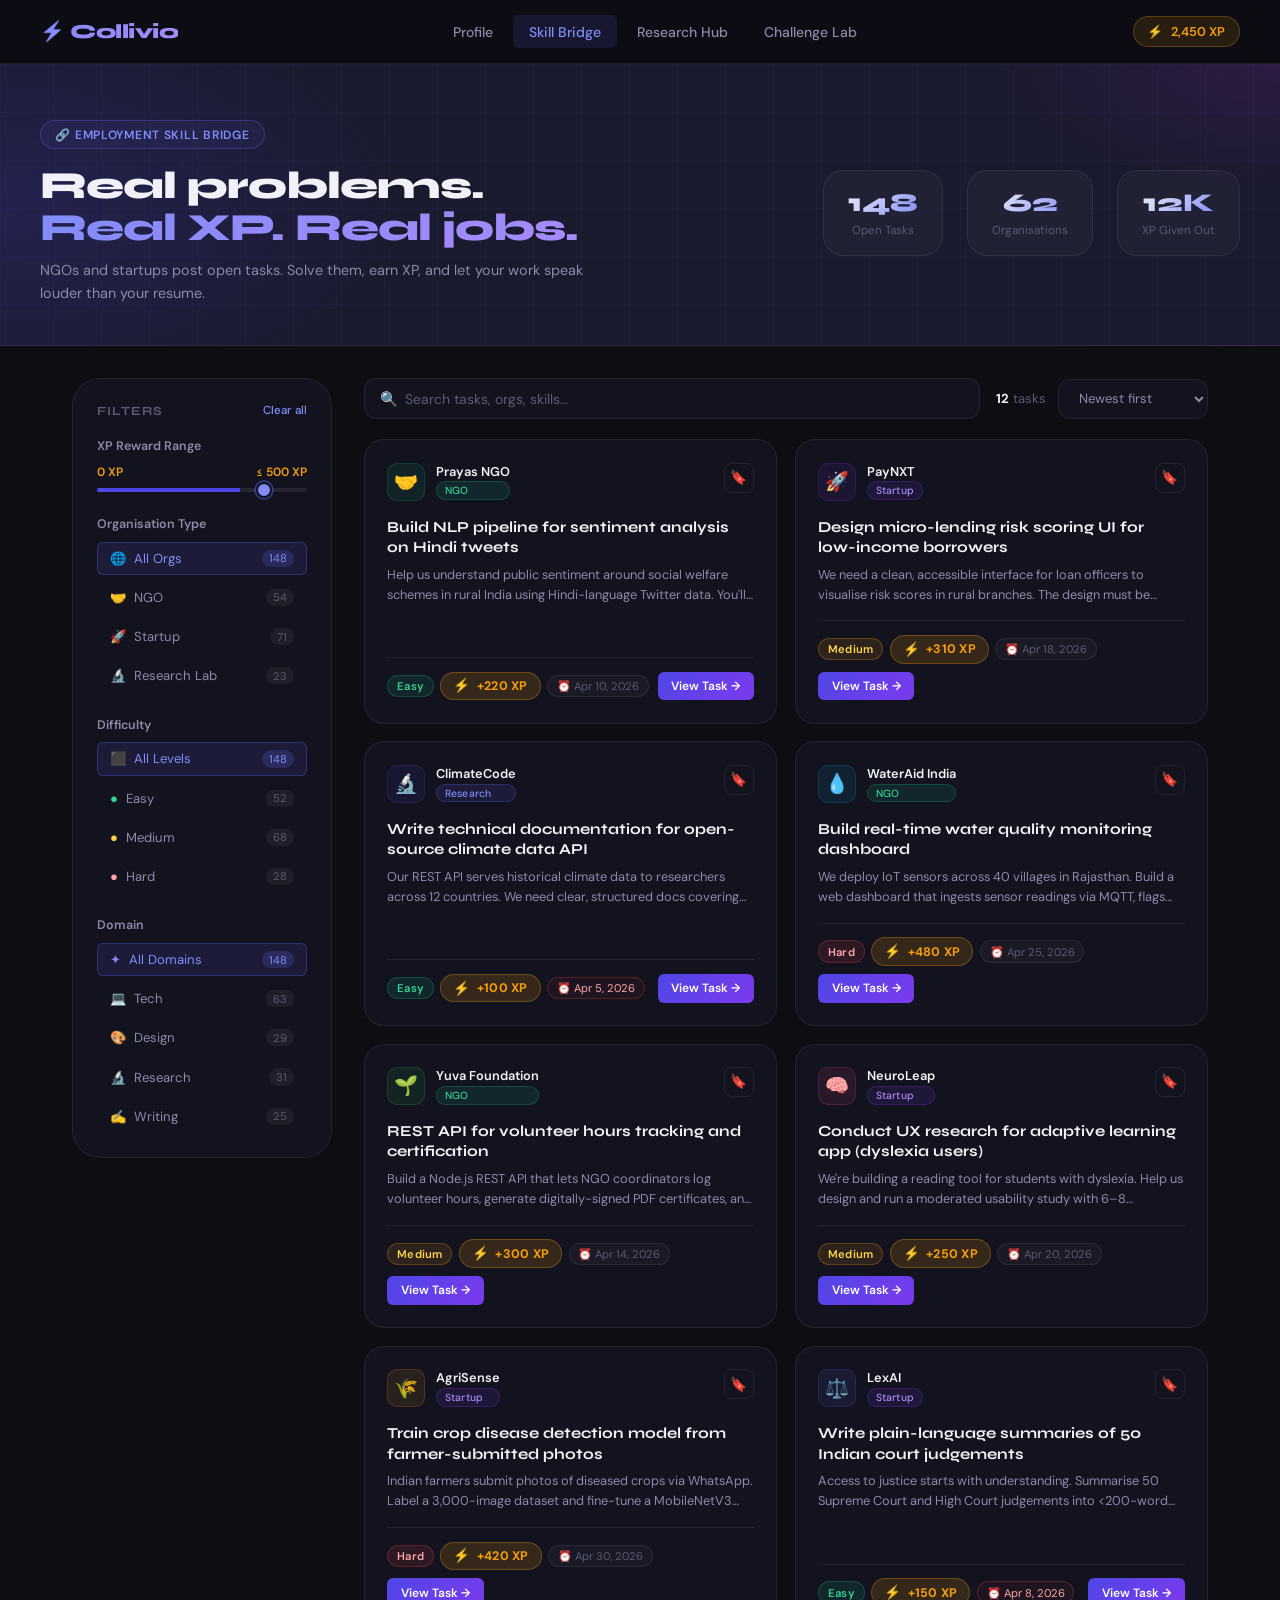
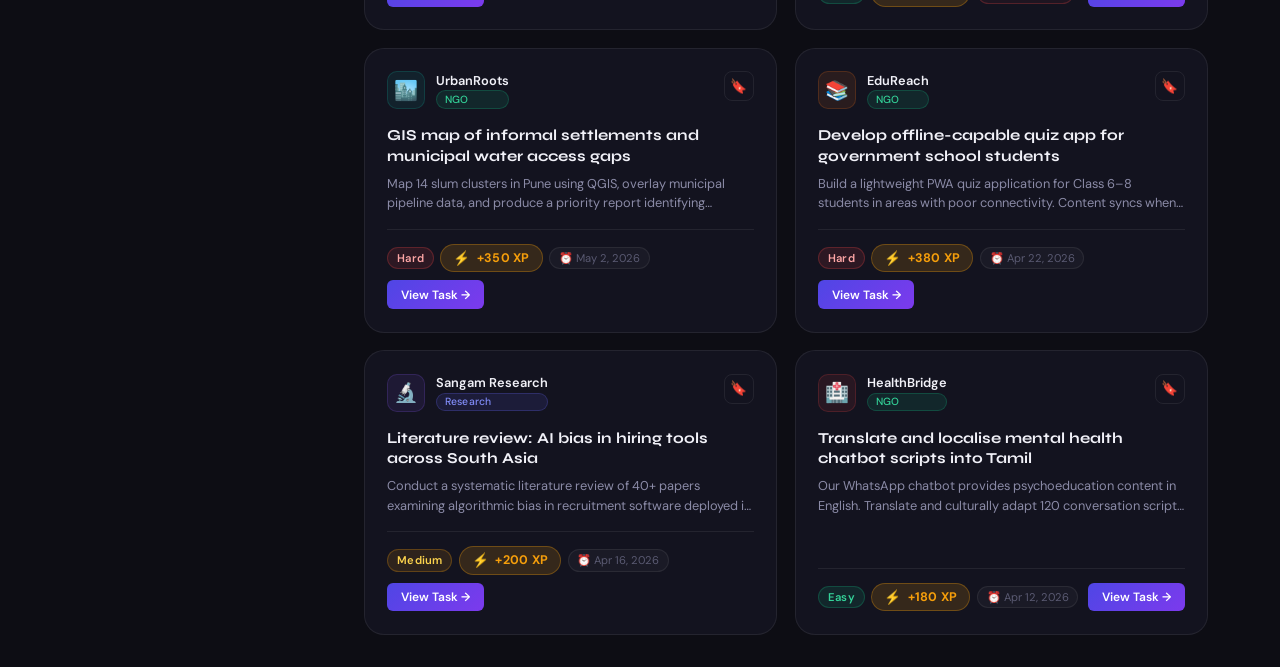
<file: skill-bridge.html>
<!DOCTYPE html>
<html lang="en">
<head>
  <meta charset="UTF-8" />
  <meta name="viewport" content="width=device-width, initial-scale=1.0" />
  <title>Collivio — Skill Bridge</title>
  <link rel="stylesheet" href="styles.css" />
  <style>

    /* ── Page Shell ─────────────────────────────────────────── */
    .sb-page {
      padding-top: 64px;
      min-height: 100vh;
      background: var(--bg);
    }

    /* ── Hero Strip ─────────────────────────────────────────── */
    .sb-hero {
      position: relative;
      overflow: hidden;
      padding: 3.5rem 2rem 2.5rem;
      background:
        radial-gradient(ellipse 60% 140% at 0% 50%, rgba(79,70,229,0.18) 0%, transparent 55%),
        radial-gradient(ellipse 40% 80% at 100% 0%, rgba(192,38,211,0.12) 0%, transparent 55%),
        var(--bg-surface);
      border-bottom: 1px solid var(--border);
    }
    .sb-hero::after {
      content: '';
      position: absolute;
      inset: 0;
      background-image:
        linear-gradient(rgba(99,102,241,0.05) 1px, transparent 1px),
        linear-gradient(90deg, rgba(99,102,241,0.05) 1px, transparent 1px);
      background-size: 48px 48px;
      pointer-events: none;
    }
    .sb-hero__inner {
      max-width: 1200px;
      margin: 0 auto;
      position: relative;
      z-index: 1;
      display: flex;
      align-items: center;
      justify-content: space-between;
      gap: 2rem;
      flex-wrap: wrap;
    }
    .sb-hero__left { max-width: 580px; }
    .sb-hero__eyebrow {
      display: inline-flex;
      align-items: center;
      gap: 0.5rem;
      padding: 0.35rem 0.9rem;
      border-radius: 999px;
      border: 1px solid rgba(99,102,241,0.3);
      background: rgba(99,102,241,0.08);
      font-size: 0.75rem;
      font-weight: 600;
      color: var(--indigo-light);
      letter-spacing: 0.06em;
      text-transform: uppercase;
      margin-bottom: 1rem;
    }
    .sb-hero__title {
      font-family: var(--font-display);
      font-size: clamp(1.75rem, 3vw, 2.5rem);
      font-weight: 800;
      letter-spacing: -1px;
      line-height: 1.1;
      margin-bottom: 0.6rem;
    }
    .sb-hero__title span {
      background: linear-gradient(135deg, var(--indigo-light), var(--violet-light));
      -webkit-background-clip: text;
      -webkit-text-fill-color: transparent;
      background-clip: text;
    }
    .sb-hero__sub {
      font-size: 0.9rem;
      color: var(--text-muted);
      line-height: 1.6;
    }
    .sb-hero__stats {
      display: flex;
      gap: 1.5rem;
      flex-wrap: wrap;
    }
    .sb-stat {
      text-align: center;
      padding: 1rem 1.5rem;
      background: rgba(255,255,255,0.03);
      border: 1px solid var(--border);
      border-radius: var(--radius-lg);
      backdrop-filter: blur(8px);
      min-width: 100px;
    }
    .sb-stat__value {
      font-family: var(--font-display);
      font-size: 1.6rem;
      font-weight: 800;
      background: linear-gradient(135deg, var(--text), var(--indigo-light));
      -webkit-background-clip: text;
      -webkit-text-fill-color: transparent;
      background-clip: text;
      display: block;
    }
    .sb-stat__label { font-size: 0.72rem; color: var(--text-dim); margin-top: 0.2rem; }

    /* ── Main Layout ────────────────────────────────────────── */
    .sb-layout {
      max-width: 1200px;
      margin: 0 auto;
      padding: 2rem;
      display: grid;
      grid-template-columns: 260px 1fr;
      gap: 2rem;
      align-items: start;
    }

    /* ── Filter Sidebar ─────────────────────────────────────── */
    .filter-sidebar {
      background: var(--bg-card);
      border: 1px solid var(--border);
      border-radius: var(--radius-xl);
      padding: 1.5rem;
      position: sticky;
      top: 84px;
      animation: fadeUp 0.4s ease both;
    }
    .filter-sidebar__title {
      font-family: var(--font-display);
      font-size: 0.78rem;
      font-weight: 700;
      text-transform: uppercase;
      letter-spacing: 0.08em;
      color: var(--text-dim);
      margin-bottom: 1.25rem;
      display: flex;
      align-items: center;
      justify-content: space-between;
    }
    .filter-clear {
      font-size: 0.72rem;
      color: var(--indigo-light);
      cursor: pointer;
      font-weight: 500;
      text-transform: none;
      letter-spacing: 0;
      background: none;
      border: none;
      padding: 0;
      transition: color 0.2s;
    }
    .filter-clear:hover { color: var(--violet-light); }

    .filter-section { margin-bottom: 1.5rem; }
    .filter-section:last-child { margin-bottom: 0; }
    .filter-section__label {
      font-size: 0.78rem;
      font-weight: 600;
      color: var(--text-muted);
      margin-bottom: 0.6rem;
      display: block;
    }
    .filter-options { display: flex; flex-direction: column; gap: 0.35rem; }
    .filter-opt {
      display: flex;
      align-items: center;
      justify-content: space-between;
      padding: 0.45rem 0.75rem;
      border-radius: var(--radius-sm);
      cursor: pointer;
      transition: all 0.15s;
      border: 1px solid transparent;
    }
    .filter-opt:hover {
      background: rgba(99,102,241,0.07);
      border-color: rgba(99,102,241,0.15);
    }
    .filter-opt.active {
      background: rgba(99,102,241,0.12);
      border-color: rgba(99,102,241,0.3);
    }
    .filter-opt-left {
      display: flex;
      align-items: center;
      gap: 0.5rem;
      font-size: 0.82rem;
      color: var(--text-muted);
    }
    .filter-opt.active .filter-opt-left { color: var(--indigo-light); }
    .filter-opt-count {
      font-size: 0.7rem;
      color: var(--text-dim);
      background: rgba(255,255,255,0.05);
      padding: 0.1rem 0.45rem;
      border-radius: 999px;
    }
    .filter-opt.active .filter-opt-count {
      background: rgba(99,102,241,0.2);
      color: var(--indigo-light);
    }

    /* XP range slider */
    .xp-range {
      display: flex;
      flex-direction: column;
      gap: 0.5rem;
    }
    .xp-range-labels {
      display: flex;
      justify-content: space-between;
      font-size: 0.75rem;
      color: var(--text-muted);
    }
    .xp-range-labels span { color: var(--xp-gold); font-weight: 600; }
    input[type="range"] {
      width: 100%;
      -webkit-appearance: none;
      height: 4px;
      border-radius: 999px;
      background: linear-gradient(90deg, var(--indigo) 0%, var(--indigo) 68%, rgba(255,255,255,0.08) 68%);
      outline: none;
      cursor: pointer;
    }
    input[type="range"]::-webkit-slider-thumb {
      -webkit-appearance: none;
      width: 16px; height: 16px;
      border-radius: 50%;
      background: var(--indigo-light);
      border: 2px solid var(--bg-card);
      box-shadow: 0 0 0 2px rgba(99,102,241,0.4);
      cursor: pointer;
    }

    /* ── Content Area ───────────────────────────────────────── */
    .sb-content { display: flex; flex-direction: column; gap: 1.25rem; }

    /* Top bar */
    .sb-topbar {
      display: flex;
      align-items: center;
      justify-content: space-between;
      gap: 1rem;
      flex-wrap: wrap;
      animation: fadeUp 0.4s 0.05s ease both;
    }
    .sb-search-wrap {
      flex: 1;
      min-width: 220px;
      position: relative;
    }
    .sb-search-wrap .search-icon {
      position: absolute;
      left: 1rem;
      top: 50%;
      transform: translateY(-50%);
      color: var(--text-dim);
      font-size: 0.9rem;
      pointer-events: none;
    }
    .sb-search {
      width: 100%;
      padding: 0.65rem 1rem 0.65rem 2.5rem;
      background: var(--bg-card);
      border: 1px solid var(--border);
      border-radius: var(--radius-md);
      color: var(--text);
      font-size: 0.875rem;
      outline: none;
      transition: border-color 0.2s, box-shadow 0.2s;
    }
    .sb-search::placeholder { color: var(--text-dim); }
    .sb-search:focus {
      border-color: var(--indigo);
      box-shadow: 0 0 0 3px rgba(79,70,229,0.12);
    }
    .sb-topbar-right {
      display: flex;
      align-items: center;
      gap: 0.75rem;
    }
    .sort-select {
      padding: 0.6rem 1rem;
      background: var(--bg-card);
      border: 1px solid var(--border);
      border-radius: var(--radius-md);
      color: var(--text-muted);
      font-size: 0.82rem;
      font-family: var(--font-body);
      outline: none;
      cursor: pointer;
      transition: border-color 0.2s;
    }
    .sort-select:focus { border-color: var(--indigo); }
    .results-count {
      font-size: 0.82rem;
      color: var(--text-dim);
      white-space: nowrap;
    }
    .results-count strong { color: var(--text); }

    /* Active filter chips row */
    .active-filters {
      display: flex;
      align-items: center;
      gap: 0.5rem;
      flex-wrap: wrap;
      animation: fadeUp 0.4s 0.1s ease both;
    }
    .active-filters:empty { display: none; }
    .active-chip {
      display: inline-flex;
      align-items: center;
      gap: 0.35rem;
      padding: 0.3rem 0.75rem;
      border-radius: 999px;
      font-size: 0.75rem;
      font-weight: 500;
      background: rgba(99,102,241,0.12);
      border: 1px solid rgba(99,102,241,0.25);
      color: var(--indigo-light);
      cursor: pointer;
      transition: all 0.2s;
    }
    .active-chip:hover { background: rgba(99,102,241,0.2); }
    .active-chip .chip-x { font-size: 0.8rem; opacity: 0.7; }

    /* ── Task Grid ──────────────────────────────────────────── */
    .task-grid {
      display: grid;
      grid-template-columns: repeat(auto-fill, minmax(320px, 1fr));
      gap: 1.1rem;
      animation: fadeUp 0.4s 0.15s ease both;
    }

    /* Task Card */
    .task-card {
      background: var(--bg-card);
      border: 1px solid var(--border);
      border-radius: var(--radius-lg);
      padding: 1.4rem;
      display: flex;
      flex-direction: column;
      gap: 1rem;
      cursor: pointer;
      transition: border-color 0.2s, box-shadow 0.2s, transform 0.2s;
      position: relative;
      overflow: hidden;
    }
    .task-card::before {
      content: '';
      position: absolute;
      top: 0; left: 0; right: 0;
      height: 3px;
      border-radius: var(--radius-lg) var(--radius-lg) 0 0;
      background: linear-gradient(90deg, var(--indigo), var(--violet));
      opacity: 0;
      transition: opacity 0.2s;
    }
    .task-card:hover {
      border-color: var(--border-bright);
      box-shadow: 0 8px 32px rgba(79,70,229,0.15);
      transform: translateY(-3px);
    }
    .task-card:hover::before { opacity: 1; }

    /* Card Header */
    .task-card__head {
      display: flex;
      align-items: flex-start;
      justify-content: space-between;
      gap: 0.75rem;
    }
    .org-info { display: flex; align-items: center; gap: 0.65rem; }
    .org-logo {
      width: 38px; height: 38px;
      border-radius: 10px;
      display: flex;
      align-items: center;
      justify-content: center;
      font-size: 1.2rem;
      flex-shrink: 0;
      border: 1px solid var(--border);
    }
    .org-meta { display: flex; flex-direction: column; gap: 0.1rem; }
    .org-name {
      font-size: 0.8rem;
      font-weight: 600;
      color: var(--text);
    }
    .org-type-chip {
      display: inline-flex;
      align-items: center;
      gap: 0.25rem;
      font-size: 0.68rem;
      font-weight: 500;
    }
    .task-card__save {
      width: 30px; height: 30px;
      border-radius: 8px;
      background: transparent;
      border: 1px solid var(--border);
      color: var(--text-dim);
      font-size: 0.85rem;
      display: flex;
      align-items: center;
      justify-content: center;
      flex-shrink: 0;
      cursor: pointer;
      transition: all 0.2s;
    }
    .task-card__save:hover,
    .task-card__save.saved {
      background: rgba(245,158,11,0.1);
      border-color: rgba(245,158,11,0.3);
      color: var(--xp-gold);
    }

    /* Task title + desc */
    .task-card__body { flex: 1; }
    .task-title {
      font-family: var(--font-display);
      font-size: 0.95rem;
      font-weight: 700;
      color: var(--text);
      line-height: 1.35;
      margin-bottom: 0.45rem;
      display: -webkit-box;
      -webkit-line-clamp: 2;
      -webkit-box-orient: vertical;
      overflow: hidden;
    }
    .task-desc {
      font-size: 0.8rem;
      color: var(--text-muted);
      line-height: 1.55;
      display: -webkit-box;
      -webkit-line-clamp: 2;
      -webkit-box-orient: vertical;
      overflow: hidden;
    }

    /* Footer row */
    .task-card__foot {
      display: flex;
      align-items: center;
      justify-content: space-between;
      gap: 0.5rem;
      flex-wrap: wrap;
      padding-top: 0.85rem;
      border-top: 1px solid var(--border);
    }
    .task-tags { display: flex; align-items: center; gap: 0.4rem; flex-wrap: wrap; }
    .task-card__action {
      display: flex;
      align-items: center;
      gap: 0.35rem;
      padding: 0.4rem 0.85rem;
      border-radius: var(--radius-sm);
      background: linear-gradient(135deg, var(--indigo), var(--violet));
      color: #fff;
      font-size: 0.75rem;
      font-weight: 600;
      border: none;
      cursor: pointer;
      transition: all 0.2s;
      white-space: nowrap;
    }
    .task-card__action:hover {
      box-shadow: 0 4px 16px rgba(79,70,229,0.4);
      transform: translateY(-1px);
    }

    /* Deadline chip */
    .deadline-chip {
      display: inline-flex;
      align-items: center;
      gap: 0.3rem;
      font-size: 0.7rem;
      color: var(--text-dim);
      background: rgba(255,255,255,0.03);
      border: 1px solid var(--border);
      padding: 0.2rem 0.55rem;
      border-radius: 999px;
    }
    .deadline-chip.urgent { color: #FCA5A5; border-color: rgba(239,68,68,0.25); background: rgba(239,68,68,0.06); }

    /* ── MODAL ──────────────────────────────────────────────── */
    .modal-overlay {
      position: fixed;
      inset: 0;
      background: rgba(0,0,0,0.75);
      backdrop-filter: blur(8px);
      z-index: 300;
      display: flex;
      align-items: center;
      justify-content: center;
      padding: 1.5rem;
      opacity: 0;
      pointer-events: none;
      transition: opacity 0.25s;
    }
    .modal-overlay.open {
      opacity: 1;
      pointer-events: all;
    }
    .task-modal {
      background: var(--bg-surface);
      border: 1px solid var(--border-bright);
      border-radius: var(--radius-xl);
      width: 100%;
      max-width: 680px;
      max-height: 88vh;
      overflow-y: auto;
      transform: translateY(24px) scale(0.98);
      transition: transform 0.3s cubic-bezier(.34,1.56,.64,1);
      position: relative;
    }
    .modal-overlay.open .task-modal {
      transform: translateY(0) scale(1);
    }

    /* Modal top gradient bar */
    .modal-bar {
      height: 4px;
      border-radius: var(--radius-xl) var(--radius-xl) 0 0;
      background: linear-gradient(90deg, var(--indigo), var(--violet), var(--fuchsia));
    }

    .modal-body { padding: 2rem; }

    .modal-header {
      display: flex;
      align-items: flex-start;
      justify-content: space-between;
      gap: 1rem;
      margin-bottom: 1.5rem;
    }
    .modal-close {
      width: 34px; height: 34px;
      border-radius: 8px;
      background: rgba(255,255,255,0.05);
      border: 1px solid var(--border);
      color: var(--text-muted);
      font-size: 1rem;
      display: flex;
      align-items: center;
      justify-content: center;
      cursor: pointer;
      flex-shrink: 0;
      transition: all 0.2s;
    }
    .modal-close:hover { background: rgba(239,68,68,0.1); border-color: rgba(239,68,68,0.3); color: #FCA5A5; }

    .modal-org { display: flex; align-items: center; gap: 0.75rem; margin-bottom: 0.85rem; }
    .modal-org-logo {
      width: 48px; height: 48px;
      border-radius: 12px;
      display: flex;
      align-items: center;
      justify-content: center;
      font-size: 1.6rem;
      border: 1px solid var(--border);
    }
    .modal-org-info { display: flex; flex-direction: column; gap: 0.2rem; }
    .modal-org-name { font-size: 0.9rem; font-weight: 600; color: var(--text); }
    .modal-org-sub  { font-size: 0.78rem; color: var(--text-muted); }

    .modal-title {
      font-family: var(--font-display);
      font-size: 1.45rem;
      font-weight: 800;
      letter-spacing: -0.4px;
      line-height: 1.25;
      margin-bottom: 1rem;
    }

    /* Modal meta pills row */
    .modal-meta {
      display: flex;
      flex-wrap: wrap;
      gap: 0.6rem;
      margin-bottom: 1.5rem;
      padding-bottom: 1.5rem;
      border-bottom: 1px solid var(--border);
    }
    .modal-pill {
      display: inline-flex;
      align-items: center;
      gap: 0.35rem;
      padding: 0.35rem 0.8rem;
      border-radius: 999px;
      font-size: 0.78rem;
      font-weight: 500;
      background: rgba(255,255,255,0.04);
      border: 1px solid var(--border);
      color: var(--text-muted);
    }

    /* Sections */
    .modal-section { margin-bottom: 1.5rem; }
    .modal-section-title {
      font-family: var(--font-display);
      font-size: 0.8rem;
      font-weight: 700;
      text-transform: uppercase;
      letter-spacing: 0.07em;
      color: var(--text-dim);
      margin-bottom: 0.75rem;
    }
    .modal-section p {
      font-size: 0.875rem;
      color: var(--text-muted);
      line-height: 1.75;
    }
    .modal-req-list {
      display: flex;
      flex-direction: column;
      gap: 0.5rem;
      list-style: none;
    }
    .modal-req-list li {
      display: flex;
      align-items: flex-start;
      gap: 0.6rem;
      font-size: 0.855rem;
      color: var(--text-muted);
      line-height: 1.5;
    }
    .modal-req-list li::before {
      content: '✦';
      color: var(--indigo-light);
      flex-shrink: 0;
      margin-top: 0.1rem;
      font-size: 0.7rem;
    }

    .modal-skills { display: flex; flex-wrap: wrap; gap: 0.45rem; }

    /* Deliverables */
    .deliverable-list {
      display: flex;
      flex-direction: column;
      gap: 0.5rem;
    }
    .deliverable-item {
      display: flex;
      align-items: center;
      gap: 0.65rem;
      padding: 0.65rem 0.85rem;
      border-radius: var(--radius-sm);
      background: rgba(255,255,255,0.03);
      border: 1px solid var(--border);
      font-size: 0.82rem;
      color: var(--text-muted);
    }
    .deliverable-item .d-icon { font-size: 0.9rem; }

    /* XP reward big display */
    .xp-reward-box {
      display: flex;
      align-items: center;
      justify-content: space-between;
      padding: 1rem 1.25rem;
      border-radius: var(--radius-md);
      background: rgba(245,158,11,0.07);
      border: 1px solid rgba(245,158,11,0.2);
      margin-bottom: 1rem;
    }
    .xp-reward-left { display: flex; flex-direction: column; gap: 0.2rem; }
    .xp-reward-label { font-size: 0.75rem; color: var(--text-dim); text-transform: uppercase; letter-spacing: 0.06em; }
    .xp-reward-value {
      font-family: var(--font-display);
      font-size: 1.75rem;
      font-weight: 800;
      color: var(--xp-gold);
    }
    .xp-reward-sub { font-size: 0.75rem; color: var(--text-muted); }
    .xp-flame { font-size: 2.5rem; }

    /* Modal footer */
    .modal-footer {
      display: flex;
      align-items: center;
      justify-content: space-between;
      gap: 1rem;
      padding-top: 1.5rem;
      border-top: 1px solid var(--border);
      flex-wrap: wrap;
    }
    .modal-footer-left {
      display: flex;
      flex-direction: column;
      gap: 0.2rem;
    }
    .modal-footer-label { font-size: 0.75rem; color: var(--text-dim); }
    .modal-footer-deadline { font-size: 0.85rem; font-weight: 600; color: var(--text); }
    .modal-footer-right { display: flex; gap: 0.65rem; }

    /* Apply button shine */
    .apply-btn {
      position: relative;
      overflow: hidden;
    }
    .apply-btn::after {
      content: '';
      position: absolute;
      top: -50%; left: -100%;
      width: 60%; height: 200%;
      background: linear-gradient(90deg, transparent, rgba(255,255,255,0.15), transparent);
      transform: skewX(-20deg);
      transition: left 0.5s;
    }
    .apply-btn:hover::after { left: 160%; }

    /* ── No results ─────────────────────────────────────────── */
    .no-results {
      text-align: center;
      padding: 4rem 2rem;
      color: var(--text-muted);
      display: none;
      grid-column: 1 / -1;
    }
    .no-results.show { display: block; }
    .no-results__emoji { font-size: 3rem; margin-bottom: 1rem; }
    .no-results h3 { font-size: 1.1rem; font-weight: 600; margin-bottom: 0.4rem; color: var(--text); }
    .no-results p { font-size: 0.875rem; }

    /* ── Responsive ─────────────────────────────────────────── */
    @media (max-width: 900px) {
      .sb-layout { grid-template-columns: 1fr; padding: 1.25rem; }
      .filter-sidebar { position: static; }
      .sb-hero__stats { justify-content: flex-start; }
    }
    @media (max-width: 600px) {
      .task-grid { grid-template-columns: 1fr; }
      .sb-hero { padding: 2rem 1rem 1.5rem; }
    }
  </style>
</head>
<body>

<!-- ── Navbar ─────────────────────────────────────────────── -->
<nav class="navbar">
  <span class="navbar__logo">⚡ Collivio</span>
  <ul class="navbar__links">
    <li><a href="profile.html">Profile</a></li>
    <li><a href="skill-bridge.html" class="active">Skill Bridge</a></li>
    <li><a href="research-hub.html">Research Hub</a></li>
    <li><a href="challenge-lab.html">Challenge Lab</a></li>
  </ul>
  <div class="navbar__xp">⚡ <span>2,450 XP</span></div>
</nav>

<div class="sb-page">

  <!-- ── Hero ──────────────────────────────────────────────── -->
  <div class="sb-hero">
    <div class="sb-hero__inner">
      <div class="sb-hero__left">
        <div class="sb-hero__eyebrow">🔗 Employment Skill Bridge</div>
        <h1 class="sb-hero__title">Real problems.<br /><span>Real XP. Real jobs.</span></h1>
        <p class="sb-hero__sub">NGOs and startups post open tasks. Solve them, earn XP, and let your work speak louder than your resume.</p>
      </div>
      <div class="sb-hero__stats">
        <div class="sb-stat">
          <span class="sb-stat__value">148</span>
          <span class="sb-stat__label">Open Tasks</span>
        </div>
        <div class="sb-stat">
          <span class="sb-stat__value">62</span>
          <span class="sb-stat__label">Organisations</span>
        </div>
        <div class="sb-stat">
          <span class="sb-stat__value">12K</span>
          <span class="sb-stat__label">XP Given Out</span>
        </div>
      </div>
    </div>
  </div>

  <!-- ── Layout ────────────────────────────────────────────── -->
  <div class="sb-layout">

    <!-- ═══ FILTER SIDEBAR ═══ -->
    <aside class="filter-sidebar">
      <div class="filter-sidebar__title">
        Filters
        <button class="filter-clear" onclick="clearAllFilters()">Clear all</button>
      </div>

      <!-- XP Range -->
      <div class="filter-section">
        <span class="filter-section__label">XP Reward Range</span>
        <div class="xp-range">
          <div class="xp-range-labels">
            <span>0 XP</span>
            <span id="xp-val">≤ 500 XP</span>
          </div>
          <input type="range" min="50" max="600" value="500" step="50"
            id="xp-slider"
            oninput="document.getElementById('xp-val').textContent = '≤ ' + this.value + ' XP'; applyFilters()" />
        </div>
      </div>

      <!-- Org Type -->
      <div class="filter-section">
        <span class="filter-section__label">Organisation Type</span>
        <div class="filter-options" id="filter-org">
          <div class="filter-opt active" data-val="all" onclick="toggleFilter('org', 'all', this)">
            <div class="filter-opt-left"><span>🌐</span> All Orgs</div>
            <span class="filter-opt-count">148</span>
          </div>
          <div class="filter-opt" data-val="NGO" onclick="toggleFilter('org', 'NGO', this)">
            <div class="filter-opt-left"><span>🤝</span> NGO</div>
            <span class="filter-opt-count">54</span>
          </div>
          <div class="filter-opt" data-val="Startup" onclick="toggleFilter('org', 'Startup', this)">
            <div class="filter-opt-left"><span>🚀</span> Startup</div>
            <span class="filter-opt-count">71</span>
          </div>
          <div class="filter-opt" data-val="Research" onclick="toggleFilter('org', 'Research', this)">
            <div class="filter-opt-left"><span>🔬</span> Research Lab</div>
            <span class="filter-opt-count">23</span>
          </div>
        </div>
      </div>

      <!-- Difficulty -->
      <div class="filter-section">
        <span class="filter-section__label">Difficulty</span>
        <div class="filter-options" id="filter-diff">
          <div class="filter-opt active" data-val="all" onclick="toggleFilter('diff', 'all', this)">
            <div class="filter-opt-left"><span>⬛</span> All Levels</div>
            <span class="filter-opt-count">148</span>
          </div>
          <div class="filter-opt" data-val="Easy" onclick="toggleFilter('diff', 'Easy', this)">
            <div class="filter-opt-left"><span style="color:#34D399">●</span> Easy</div>
            <span class="filter-opt-count">52</span>
          </div>
          <div class="filter-opt" data-val="Medium" onclick="toggleFilter('diff', 'Medium', this)">
            <div class="filter-opt-left"><span style="color:#FCD34D">●</span> Medium</div>
            <span class="filter-opt-count">68</span>
          </div>
          <div class="filter-opt" data-val="Hard" onclick="toggleFilter('diff', 'Hard', this)">
            <div class="filter-opt-left"><span style="color:#FCA5A5">●</span> Hard</div>
            <span class="filter-opt-count">28</span>
          </div>
        </div>
      </div>

      <!-- Domain -->
      <div class="filter-section">
        <span class="filter-section__label">Domain</span>
        <div class="filter-options" id="filter-domain">
          <div class="filter-opt active" data-val="all" onclick="toggleFilter('domain','all',this)">
            <div class="filter-opt-left"><span>✦</span> All Domains</div>
            <span class="filter-opt-count">148</span>
          </div>
          <div class="filter-opt" data-val="Tech" onclick="toggleFilter('domain','Tech',this)">
            <div class="filter-opt-left"><span>💻</span> Tech</div>
            <span class="filter-opt-count">63</span>
          </div>
          <div class="filter-opt" data-val="Design" onclick="toggleFilter('domain','Design',this)">
            <div class="filter-opt-left"><span>🎨</span> Design</div>
            <span class="filter-opt-count">29</span>
          </div>
          <div class="filter-opt" data-val="Research" onclick="toggleFilter('domain','Research',this)">
            <div class="filter-opt-left"><span>🔬</span> Research</div>
            <span class="filter-opt-count">31</span>
          </div>
          <div class="filter-opt" data-val="Writing" onclick="toggleFilter('domain','Writing',this)">
            <div class="filter-opt-left"><span>✍</span> Writing</div>
            <span class="filter-opt-count">25</span>
          </div>
        </div>
      </div>
    </aside>

    <!-- ═══ CONTENT ═══ -->
    <div class="sb-content">

      <!-- Topbar -->
      <div class="sb-topbar">
        <div class="sb-search-wrap">
          <span class="search-icon">🔍</span>
          <input class="sb-search" type="text" placeholder="Search tasks, orgs, skills…" id="search-input" oninput="applyFilters()" />
        </div>
        <div class="sb-topbar-right">
          <span class="results-count"><strong id="results-num">12</strong> tasks</span>
          <select class="sort-select" onchange="applyFilters()">
            <option value="newest">Newest first</option>
            <option value="xp-high">XP: High to Low</option>
            <option value="xp-low">XP: Low to High</option>
            <option value="deadline">Deadline soon</option>
          </select>
        </div>
      </div>

      <!-- Active filter chips -->
      <div class="active-filters" id="active-filters"></div>

      <!-- Task Grid -->
      <div class="task-grid" id="task-grid">
        <!-- Cards injected by JS -->
      </div>

    </div><!-- /sb-content -->
  </div><!-- /sb-layout -->
</div><!-- /sb-page -->

<!-- ══════════════════════════════════════════════════════════ -->
<!-- MODAL                                                      -->
<!-- ══════════════════════════════════════════════════════════ -->
<div class="modal-overlay" id="task-modal-overlay" onclick="closeModal(event)">
  <div class="task-modal" id="task-modal">
    <div class="modal-bar"></div>
    <div class="modal-body">
      <!-- Header -->
      <div class="modal-header">
        <div>
          <div class="modal-org" id="m-org"></div>
          <h2 class="modal-title" id="m-title"></h2>
        </div>
        <button class="modal-close" onclick="closeModalDirect()">✕</button>
      </div>

      <!-- Meta pills -->
      <div class="modal-meta" id="m-meta"></div>

      <!-- XP Reward box -->
      <div class="xp-reward-box">
        <div class="xp-reward-left">
          <span class="xp-reward-label">XP Reward</span>
          <span class="xp-reward-value" id="m-xp">+250 XP</span>
          <span class="xp-reward-sub">Awarded on task completion & review</span>
        </div>
        <span class="xp-flame">⚡</span>
      </div>

      <!-- Description -->
      <div class="modal-section">
        <div class="modal-section-title">About this task</div>
        <p id="m-desc"></p>
      </div>

      <!-- Requirements -->
      <div class="modal-section">
        <div class="modal-section-title">Requirements</div>
        <ul class="modal-req-list" id="m-reqs"></ul>
      </div>

      <!-- Skills needed -->
      <div class="modal-section">
        <div class="modal-section-title">Skills needed</div>
        <div class="modal-skills" id="m-skills"></div>
      </div>

      <!-- Deliverables -->
      <div class="modal-section">
        <div class="modal-section-title">Deliverables</div>
        <div class="deliverable-list" id="m-deliverables"></div>
      </div>

      <!-- Footer -->
      <div class="modal-footer">
        <div class="modal-footer-left">
          <span class="modal-footer-label">Application deadline</span>
          <span class="modal-footer-deadline" id="m-deadline"></span>
        </div>
        <div class="modal-footer-right">
          <button class="btn btn--outline" onclick="closeModalDirect()">Save for later 🔖</button>
          <button class="btn btn--primary btn--lg apply-btn" onclick="handleApply()">Accept Task ⚡</button>
        </div>
      </div>
    </div>
  </div>
</div>

<!-- ══════════════════════════════════════════════════════════ -->
<!-- SCRIPTS                                                    -->
<!-- ══════════════════════════════════════════════════════════ -->
<script>

/* ─── Data ──────────────────────────────────────────────────── */
const TASKS = [
  {
    id: 1,
    org: "Prayas NGO",
    orgType: "NGO",
    orgEmoji: "🤝",
    orgColor: "#10B981",
    title: "Build NLP pipeline for sentiment analysis on Hindi tweets",
    desc: "Help us understand public sentiment around social welfare schemes in rural India using Hindi-language Twitter data. You'll preprocess raw tweets, fine-tune a multilingual model, and produce a usable dashboard.",
    xp: 220,
    diff: "Easy",
    domain: "Tech",
    deadline: "Apr 10, 2026",
    urgent: false,
    skills: ["Python","NLP","HuggingFace","Pandas"],
    reqs: ["Familiarity with NLP and text classification","Python proficiency with HuggingFace or spaCy","Can commit 8–10 hrs over 2 weeks","Basic understanding of social media data"],
    deliverables: ["Cleaned + annotated dataset (CSV)","Fine-tuned sentiment model","Simple dashboard (Streamlit or notebook)","Short write-up PDF"],
    posted: "Mar 20, 2026",
  },
  {
    id: 2,
    org: "PayNXT",
    orgType: "Startup",
    orgEmoji: "🚀",
    orgColor: "#7C3AED",
    title: "Design micro-lending risk scoring UI for low-income borrowers",
    desc: "We need a clean, accessible interface for loan officers to visualise risk scores in rural branches. The design must be legible on low-res screens, support Hindi and English, and follow WCAG AA.",
    xp: 310,
    diff: "Medium",
    domain: "Design",
    deadline: "Apr 18, 2026",
    urgent: false,
    skills: ["Figma","UX Research","Accessibility","Data Visualisation"],
    reqs: ["Strong Figma skills with component libraries","Experience designing for low-literacy users","Ability to conduct 2–3 brief user interviews remotely","Understanding of WCAG accessibility guidelines"],
    deliverables: ["Figma prototype (desktop + mobile)","Component library","Annotated design handoff doc","Accessibility checklist"],
    posted: "Mar 18, 2026",
  },
  {
    id: 3,
    org: "ClimateCode",
    orgType: "Research",
    orgEmoji: "🔬",
    orgColor: "#4F46E5",
    title: "Write technical documentation for open-source climate data API",
    desc: "Our REST API serves historical climate data to researchers across 12 countries. We need clear, structured docs covering authentication, endpoints, error codes, and practical examples in Python and R.",
    xp: 100,
    diff: "Easy",
    domain: "Writing",
    deadline: "Apr 5, 2026",
    urgent: true,
    skills: ["Technical Writing","REST APIs","Python","Markdown"],
    reqs: ["Strong technical writing skills","Comfort reading and explaining API responses","Familiarity with OpenAPI / Swagger is a plus","Can deliver within 10 days"],
    deliverables: ["Docs website (Docusaurus or MkDocs)","API reference (OpenAPI YAML)","Quick-start guide","3 worked examples (Python & R)"],
    posted: "Mar 22, 2026",
  },
  {
    id: 4,
    org: "WaterAid India",
    orgType: "NGO",
    orgEmoji: "💧",
    orgColor: "#0EA5E9",
    title: "Build real-time water quality monitoring dashboard",
    desc: "We deploy IoT sensors across 40 villages in Rajasthan. Build a web dashboard that ingests sensor readings via MQTT, flags anomalies, and lets field workers export reports — all offline-first.",
    xp: 480,
    diff: "Hard",
    domain: "Tech",
    deadline: "Apr 25, 2026",
    urgent: false,
    skills: ["React","MQTT","Node.js","SQLite","Offline-first"],
    reqs: ["Experience building real-time data apps","Familiarity with MQTT or WebSockets","PWA / offline-first experience strongly preferred","Ability to test with mock IoT data"],
    deliverables: ["Deployed PWA (Vercel or Netlify)","Source code (GitHub)","Admin & field-worker user guides","Load test report"],
    posted: "Mar 15, 2026",
  },
  {
    id: 5,
    org: "Yuva Foundation",
    orgType: "NGO",
    orgEmoji: "🌱",
    orgColor: "#22C55E",
    title: "REST API for volunteer hours tracking and certification",
    desc: "Build a Node.js REST API that lets NGO coordinators log volunteer hours, generate digitally-signed PDF certificates, and expose a public badge endpoint for LinkedIn verification.",
    xp: 300,
    diff: "Medium",
    domain: "Tech",
    deadline: "Apr 14, 2026",
    urgent: false,
    skills: ["Node.js","PostgreSQL","JWT","PDF generation"],
    reqs: ["Solid REST API experience (Express or Fastify)","PostgreSQL schema design","Experience with JWT auth","PDF generation library knowledge (Puppeteer, PDFKit)"],
    deliverables: ["Hosted API with Swagger docs","PostgreSQL schema + seed data","PDF certificate template","Postman collection"],
    posted: "Mar 17, 2026",
  },
  {
    id: 6,
    org: "NeuroLeap",
    orgType: "Startup",
    orgEmoji: "🧠",
    orgColor: "#EC4899",
    title: "Conduct UX research for adaptive learning app (dyslexia users)",
    desc: "We're building a reading tool for students with dyslexia. Help us design and run a moderated usability study with 6–8 participants, synthesise findings, and recommend design changes.",
    xp: 250,
    diff: "Medium",
    domain: "Research",
    deadline: "Apr 20, 2026",
    urgent: false,
    skills: ["UX Research","Usability Testing","Affinity Mapping","Figma"],
    reqs: ["Prior experience running moderated usability tests","Knowledge of assistive technology and inclusive design","Empathy and patience working with neurodivergent users","Proficiency with Maze, Lookback, or similar tools"],
    deliverables: ["Research plan & screener","Session recordings (anonymised)","Affinity diagram","Research report with prioritised recommendations"],
    posted: "Mar 19, 2026",
  },
  {
    id: 7,
    org: "AgriSense",
    orgType: "Startup",
    orgEmoji: "🌾",
    orgColor: "#F59E0B",
    title: "Train crop disease detection model from farmer-submitted photos",
    desc: "Indian farmers submit photos of diseased crops via WhatsApp. Label a 3,000-image dataset and fine-tune a MobileNetV3 classifier to detect the 8 most common diseases with >85% accuracy.",
    xp: 420,
    diff: "Hard",
    domain: "Tech",
    deadline: "Apr 30, 2026",
    urgent: false,
    skills: ["Python","PyTorch","Computer Vision","Data Labelling"],
    reqs: ["Experience fine-tuning image classifiers","Comfortable with PyTorch or TensorFlow","Willing to sign a data NDA","Able to set up a reproducible training pipeline (W&B or MLflow)"],
    deliverables: ["Labelled dataset (Roboflow or equivalent)","Trained model weights","Evaluation report (confusion matrix, F1)","Inference script + Docker image"],
    posted: "Mar 12, 2026",
  },
  {
    id: 8,
    org: "LexAI",
    orgType: "Startup",
    orgEmoji: "⚖️",
    orgColor: "#6366F1",
    title: "Write plain-language summaries of 50 Indian court judgements",
    desc: "Access to justice starts with understanding. Summarise 50 Supreme Court and High Court judgements into <200-word plain-language briefs, verified for accuracy by our legal team.",
    xp: 150,
    diff: "Easy",
    domain: "Writing",
    deadline: "Apr 8, 2026",
    urgent: true,
    skills: ["Legal Writing","Research","Plain Language","Editing"],
    reqs: ["Law student or graduate (LLB/LLM preferred)","Strong written English","Ability to strip jargon without losing legal accuracy","Familiarity with Indian court systems"],
    deliverables: ["50 plain-language summaries (Google Doc)","Source citation for each judgement","Editor sign-off checklist","Style guide adherence report"],
    posted: "Mar 21, 2026",
  },
  {
    id: 9,
    org: "UrbanRoots",
    orgType: "NGO",
    orgEmoji: "🏙️",
    orgColor: "#14B8A6",
    title: "GIS map of informal settlements and municipal water access gaps",
    desc: "Map 14 slum clusters in Pune using QGIS, overlay municipal pipeline data, and produce a priority report identifying communities most at risk of water scarcity.",
    xp: 350,
    diff: "Hard",
    domain: "Research",
    deadline: "May 2, 2026",
    urgent: false,
    skills: ["QGIS","GIS","Python","Data Analysis"],
    reqs: ["Proficiency in QGIS or ArcGIS","Experience with spatial data formats (GeoJSON, Shapefile)","Ability to source open government datasets","Strong data storytelling / cartography skills"],
    deliverables: ["QGIS project file + all layers","Interactive web map (Leaflet or Mapbox)","Priority risk report (PDF)","Raw data sources list"],
    posted: "Mar 10, 2026",
  },
  {
    id: 10,
    org: "EduReach",
    orgType: "NGO",
    orgEmoji: "📚",
    orgColor: "#F97316",
    title: "Develop offline-capable quiz app for government school students",
    desc: "Build a lightweight PWA quiz application for Class 6–8 students in areas with poor connectivity. Content syncs when online; students can complete quizzes and earn badges fully offline.",
    xp: 380,
    diff: "Hard",
    domain: "Tech",
    deadline: "Apr 22, 2026",
    urgent: false,
    skills: ["PWA","React","IndexedDB","Service Workers"],
    reqs: ["Experience building Progressive Web Apps","IndexedDB / service worker expertise","Ability to work with a provided content JSON spec","Chromebook + Android testing capability"],
    deliverables: ["Deployed PWA (GitHub Pages)","Service worker caching strategy doc","Content upload admin panel","Performance audit (Lighthouse)"],
    posted: "Mar 14, 2026",
  },
  {
    id: 11,
    org: "Sangam Research",
    orgType: "Research",
    orgEmoji: "🔬",
    orgColor: "#8B5CF6",
    title: "Literature review: AI bias in hiring tools across South Asia",
    desc: "Conduct a systematic literature review of 40+ papers examining algorithmic bias in recruitment software deployed in India, Bangladesh, and Sri Lanka. Produce a synthesis report for a forthcoming policy brief.",
    xp: 200,
    diff: "Medium",
    domain: "Research",
    deadline: "Apr 16, 2026",
    urgent: false,
    skills: ["Academic Research","Zotero","Technical Writing","AI Ethics"],
    reqs: ["Experience conducting systematic literature reviews","Familiarity with AI fairness/bias terminology","Access to Semantic Scholar or Scopus","Ability to synthesise conflicting findings"],
    deliverables: ["Annotated bibliography (Zotero library)","Synthesis matrix (spreadsheet)","5,000-word review document","Executive summary (800 words)"],
    posted: "Mar 16, 2026",
  },
  {
    id: 12,
    org: "HealthBridge",
    orgType: "NGO",
    orgEmoji: "🏥",
    orgColor: "#EF4444",
    title: "Translate and localise mental health chatbot scripts into Tamil",
    desc: "Our WhatsApp chatbot provides psychoeducation content in English. Translate and culturally adapt 120 conversation scripts into Tamil, ensuring idioms, stigma considerations, and tone are appropriate.",
    xp: 180,
    diff: "Easy",
    domain: "Writing",
    deadline: "Apr 12, 2026",
    urgent: false,
    skills: ["Tamil","Translation","Mental Health","Cultural Adaptation"],
    reqs: ["Native or near-native Tamil proficiency","Understanding of mental health communication best practices","Sensitivity to stigma and cultural nuance","Prior translation or localisation work a plus"],
    deliverables: ["120 translated scripts (Google Sheet)","Cultural adaptation notes","Glossary of standardised mental health terms","Reviewer sign-off form"],
    posted: "Mar 18, 2026",
  },
];

/* ─── State ─────────────────────────────────────────────────── */
let activeFilters = { org: 'all', diff: 'all', domain: 'all' };
let activeModal = null;

/* ─── Render cards ──────────────────────────────────────────── */
function diffClass(d) {
  return d === 'Easy' ? 'tag--easy' : d === 'Medium' ? 'tag--medium' : 'tag--hard';
}
function orgClass(t) {
  return t === 'NGO' ? 'tag--ngo' : t === 'Research' ? 'tag--research' : 'tag--startup';
}

function renderCards(tasks) {
  const grid = document.getElementById('task-grid');
  document.getElementById('results-num').textContent = tasks.length;
  if (!tasks.length) {
    grid.innerHTML = `<div class="no-results show"><div class="no-results__emoji">🔍</div><h3>No tasks match your filters</h3><p>Try adjusting the filters or search term.</p></div>`;
    return;
  }
  grid.innerHTML = tasks.map(t => `
    <div class="task-card" onclick="openModal(${t.id})">
      <div class="task-card__head">
        <div class="org-info">
          <div class="org-logo" style="background:${t.orgColor}18;border-color:${t.orgColor}30;">${t.orgEmoji}</div>
          <div class="org-meta">
            <span class="org-name">${t.org}</span>
            <span class="org-type-chip tag ${orgClass(t.orgType)}" style="font-size:0.65rem;padding:0.12rem 0.5rem;">${t.orgType}</span>
          </div>
        </div>
        <button class="task-card__save" onclick="toggleSave(event,this)" title="Save task">🔖</button>
      </div>

      <div class="task-card__body">
        <div class="task-title">${t.title}</div>
        <div class="task-desc">${t.desc}</div>
      </div>

      <div class="task-card__foot">
        <div class="task-tags">
          <span class="tag ${diffClass(t.diff)}" style="font-size:0.7rem;padding:0.2rem 0.55rem;">${t.diff}</span>
          <span class="xp-badge"><span class="xp-icon">⚡</span>+${t.xp} XP</span>
          <span class="deadline-chip${t.urgent ? ' urgent' : ''}">⏰ ${t.deadline}</span>
        </div>
        <button class="task-card__action" onclick="event.stopPropagation();openModal(${t.id})">View Task →</button>
      </div>
    </div>
  `).join('');
}

/* ─── Filters ───────────────────────────────────────────────── */
function toggleFilter(group, val, el) {
  document.querySelectorAll(`#filter-${group} .filter-opt`).forEach(o => o.classList.remove('active'));
  el.classList.add('active');
  activeFilters[group] = val;
  updateActiveChips();
  applyFilters();
}

function applyFilters() {
  const search = document.getElementById('search-input').value.toLowerCase();
  const xpMax = parseInt(document.getElementById('xp-slider').value);

  let filtered = TASKS.filter(t => {
    const matchOrg    = activeFilters.org    === 'all' || t.orgType === activeFilters.org;
    const matchDiff   = activeFilters.diff   === 'all' || t.diff    === activeFilters.diff;
    const matchDomain = activeFilters.domain === 'all' || t.domain  === activeFilters.domain;
    const matchXP     = t.xp <= xpMax;
    const matchSearch = !search ||
      t.title.toLowerCase().includes(search) ||
      t.org.toLowerCase().includes(search) ||
      t.skills.some(s => s.toLowerCase().includes(search));
    return matchOrg && matchDiff && matchDomain && matchXP && matchSearch;
  });

  renderCards(filtered);
}

function clearAllFilters() {
  ['org','diff','domain'].forEach(g => {
    activeFilters[g] = 'all';
    document.querySelectorAll(`#filter-${g} .filter-opt`).forEach((o,i) => {
      o.classList.toggle('active', i === 0);
    });
  });
  document.getElementById('xp-slider').value = 600;
  document.getElementById('xp-val').textContent = '≤ 600 XP';
  document.getElementById('search-input').value = '';
  updateActiveChips();
  applyFilters();
}

function updateActiveChips() {
  const wrap = document.getElementById('active-filters');
  const chips = [];
  if (activeFilters.org    !== 'all') chips.push(`<div class="active-chip" onclick="toggleFilter('org','all', document.querySelector('#filter-org .filter-opt'))">Org: ${activeFilters.org} <span class="chip-x">✕</span></div>`);
  if (activeFilters.diff   !== 'all') chips.push(`<div class="active-chip" onclick="toggleFilter('diff','all', document.querySelector('#filter-diff .filter-opt'))">Diff: ${activeFilters.diff} <span class="chip-x">✕</span></div>`);
  if (activeFilters.domain !== 'all') chips.push(`<div class="active-chip" onclick="toggleFilter('domain','all', document.querySelector('#filter-domain .filter-opt'))">Domain: ${activeFilters.domain} <span class="chip-x">✕</span></div>`);
  wrap.innerHTML = chips.join('');
}

function toggleSave(e, btn) {
  e.stopPropagation();
  btn.classList.toggle('saved');
  btn.textContent = btn.classList.contains('saved') ? '⭐' : '🔖';
}

/* ─── Modal ─────────────────────────────────────────────────── */
function openModal(id) {
  const t = TASKS.find(x => x.id === id);
  if (!t) return;
  activeModal = id;

  document.getElementById('m-org').innerHTML = `
    <div class="modal-org-logo" style="background:${t.orgColor}18;border-color:${t.orgColor}30;">${t.orgEmoji}</div>
    <div class="modal-org-info">
      <span class="modal-org-name">${t.org}</span>
      <span class="modal-org-sub tag ${orgClass(t.orgType)}" style="font-size:0.7rem;padding:0.15rem 0.55rem;width:fit-content;">${t.orgType}</span>
    </div>`;

  document.getElementById('m-title').textContent = t.title;
  document.getElementById('m-xp').textContent = `+${t.xp} XP`;

  document.getElementById('m-meta').innerHTML = [
    `<span class="modal-pill tag ${diffClass(t.diff)}">${t.diff}</span>`,
    `<span class="modal-pill">📅 Posted ${t.posted}</span>`,
    `<span class="modal-pill">⏰ Due ${t.deadline}</span>`,
    `<span class="modal-pill">🗂 ${t.domain}</span>`,
    t.urgent ? `<span class="modal-pill deadline-chip urgent">🔥 Urgent</span>` : '',
  ].join('');

  document.getElementById('m-desc').textContent = t.desc;
  document.getElementById('m-reqs').innerHTML = t.reqs.map(r => `<li>${r}</li>`).join('');
  document.getElementById('m-skills').innerHTML = t.skills.map(s => `<span class="skill-tag">${s}</span>`).join('');
  document.getElementById('m-deliverables').innerHTML = t.deliverables.map(d =>
    `<div class="deliverable-item"><span class="d-icon">📄</span>${d}</div>`).join('');
  document.getElementById('m-deadline').textContent = t.deadline;

  document.getElementById('task-modal-overlay').classList.add('open');
  document.body.style.overflow = 'hidden';
}

function closeModal(e) {
  if (e.target === document.getElementById('task-modal-overlay')) closeModalDirect();
}
function closeModalDirect() {
  document.getElementById('task-modal-overlay').classList.remove('open');
  document.body.style.overflow = '';
  activeModal = null;
}
document.addEventListener('keydown', e => { if (e.key === 'Escape') closeModalDirect(); });

function handleApply() {
  const btn = document.querySelector('.apply-btn');
  btn.textContent = '✅ Task Accepted!';
  btn.style.background = 'linear-gradient(135deg, #059669, #10B981)';
  btn.disabled = true;
  setTimeout(closeModalDirect, 1200);
}

/* ─── Init ──────────────────────────────────────────────────── */
renderCards(TASKS);
</script>
</body>
</html>
</file>
<file: styles.css>
@import url('https://fonts.googleapis.com/css2?family=Syne:wght@400;500;600;700;800&family=DM+Sans:ital,opsz,wght@0,9..40,300;0,9..40,400;0,9..40,500;0,9..40,600;1,9..40,300&display=swap');

/* ── CSS Variables ─────────────────────────────────────── */
:root {
  --indigo:        #4F46E5;
  --indigo-dark:   #3730A3;
  --indigo-light:  #818CF8;
  --violet:        #7C3AED;
  --violet-light:  #A78BFA;
  --fuchsia:       #C026D3;
  --bg:            #0D0D14;
  --bg-card:       #13131F;
  --bg-surface:    #1A1A2E;
  --border:        rgba(255,255,255,0.07);
  --border-bright: rgba(99,102,241,0.4);
  --text:          #F1F1F8;
  --text-muted:    #8B8BA7;
  --text-dim:      #5A5A72;
  --xp-gold:       #F59E0B;
  --xp-gold-light: #FCD34D;
  --success:       #10B981;
  --danger:        #EF4444;

  --font-display:  'Syne', sans-serif;
  --font-body:     'DM Sans', sans-serif;

  --radius-sm:  6px;
  --radius-md:  12px;
  --radius-lg:  20px;
  --radius-xl:  28px;

  --shadow-glow: 0 0 40px rgba(79,70,229,0.25);
  --shadow-card: 0 8px 32px rgba(0,0,0,0.4);
}

/* ── Reset ─────────────────────────────────────────────── */
*, *::before, *::after { box-sizing: border-box; margin: 0; padding: 0; }
html { scroll-behavior: smooth; }
body {
  font-family: var(--font-body);
  background: var(--bg);
  color: var(--text);
  min-height: 100vh;
  -webkit-font-smoothing: antialiased;
}
a { color: inherit; text-decoration: none; }
img { max-width: 100%; display: block; }
button { cursor: pointer; font-family: var(--font-body); border: none; }
input, textarea, select { font-family: var(--font-body); }

/* ── Navbar ─────────────────────────────────────────────── */
.navbar {
  position: fixed;
  top: 0; left: 0; right: 0;
  z-index: 100;
  display: flex;
  align-items: center;
  justify-content: space-between;
  padding: 0 2.5rem;
  height: 64px;
  background: rgba(13,13,20,0.85);
  backdrop-filter: blur(20px);
  border-bottom: 1px solid var(--border);
}
.navbar__logo {
  font-family: var(--font-display);
  font-size: 1.25rem;
  font-weight: 800;
  letter-spacing: -0.5px;
  background: linear-gradient(135deg, var(--indigo-light), var(--violet-light));
  -webkit-background-clip: text;
  -webkit-text-fill-color: transparent;
  background-clip: text;
}
.navbar__links {
  display: flex;
  align-items: center;
  gap: 0.25rem;
  list-style: none;
}
.navbar__links a {
  display: flex;
  align-items: center;
  gap: 0.5rem;
  padding: 0.45rem 1rem;
  border-radius: var(--radius-sm);
  font-size: 0.875rem;
  font-weight: 500;
  color: var(--text-muted);
  transition: color 0.2s, background 0.2s;
}
.navbar__links a:hover,
.navbar__links a.active {
  color: var(--text);
  background: rgba(99,102,241,0.12);
}
.navbar__links a.active { color: var(--indigo-light); }
.navbar__xp {
  display: flex;
  align-items: center;
  gap: 0.5rem;
  padding: 0.35rem 0.85rem;
  border-radius: 999px;
  background: rgba(245,158,11,0.12);
  border: 1px solid rgba(245,158,11,0.25);
  font-size: 0.8rem;
  font-weight: 600;
  color: var(--xp-gold);
}

/* ── XP Badge Component ─────────────────────────────────── */
.xp-badge {
  display: inline-flex;
  align-items: center;
  gap: 0.4rem;
  padding: 0.3rem 0.75rem;
  border-radius: 999px;
  background: rgba(245,158,11,0.15);
  border: 1px solid rgba(245,158,11,0.3);
  font-size: 0.78rem;
  font-weight: 700;
  color: var(--xp-gold);
  letter-spacing: 0.02em;
}
.xp-badge .xp-icon { font-size: 0.85rem; }
.xp-badge--large {
  padding: 0.5rem 1.1rem;
  font-size: 0.9rem;
}
.xp-badge--indigo {
  background: rgba(79,70,229,0.15);
  border-color: rgba(79,70,229,0.35);
  color: var(--indigo-light);
}

/* ── Level Badge ─────────────────────────────────────────── */
.level-badge {
  display: inline-flex;
  align-items: center;
  gap: 0.5rem;
  padding: 0.4rem 1rem;
  border-radius: var(--radius-sm);
  background: linear-gradient(135deg, rgba(124,58,237,0.2), rgba(79,70,229,0.2));
  border: 1px solid rgba(124,58,237,0.35);
  font-size: 0.82rem;
  font-weight: 600;
  color: var(--violet-light);
}

/* ── Cards ──────────────────────────────────────────────── */
.card {
  background: var(--bg-card);
  border: 1px solid var(--border);
  border-radius: var(--radius-lg);
  padding: 1.5rem;
  transition: border-color 0.25s, box-shadow 0.25s, transform 0.25s;
}
.card:hover {
  border-color: var(--border-bright);
  box-shadow: var(--shadow-glow);
  transform: translateY(-2px);
}
.card--flat { transition: none; }
.card--flat:hover { transform: none; box-shadow: none; }

/* ── Buttons ─────────────────────────────────────────────── */
.btn {
  display: inline-flex;
  align-items: center;
  justify-content: center;
  gap: 0.5rem;
  padding: 0.65rem 1.5rem;
  border-radius: var(--radius-md);
  font-size: 0.9rem;
  font-weight: 600;
  letter-spacing: 0.01em;
  transition: all 0.2s;
  white-space: nowrap;
}
.btn--primary {
  background: linear-gradient(135deg, var(--indigo), var(--violet));
  color: #fff;
  box-shadow: 0 4px 20px rgba(79,70,229,0.35);
}
.btn--primary:hover {
  box-shadow: 0 6px 28px rgba(79,70,229,0.55);
  transform: translateY(-1px);
}
.btn--outline {
  background: transparent;
  color: var(--indigo-light);
  border: 1px solid rgba(99,102,241,0.4);
}
.btn--outline:hover {
  background: rgba(99,102,241,0.08);
  border-color: var(--indigo-light);
}
.btn--ghost {
  background: transparent;
  color: var(--text-muted);
}
.btn--ghost:hover { color: var(--text); background: rgba(255,255,255,0.05); }
.btn--sm { padding: 0.4rem 1rem; font-size: 0.82rem; }
.btn--lg { padding: 0.85rem 2rem; font-size: 1rem; }
.btn--full { width: 100%; }
.btn--danger {
  background: rgba(239,68,68,0.15);
  color: var(--danger);
  border: 1px solid rgba(239,68,68,0.3);
}

/* ── Form Elements ───────────────────────────────────────── */
.form-group { display: flex; flex-direction: column; gap: 0.5rem; }
.form-label {
  font-size: 0.82rem;
  font-weight: 500;
  color: var(--text-muted);
  letter-spacing: 0.03em;
  text-transform: uppercase;
}
.form-input {
  width: 100%;
  padding: 0.75rem 1rem;
  background: rgba(255,255,255,0.04);
  border: 1px solid var(--border);
  border-radius: var(--radius-md);
  color: var(--text);
  font-size: 0.9rem;
  outline: none;
  transition: border-color 0.2s, box-shadow 0.2s;
}
.form-input::placeholder { color: var(--text-dim); }
.form-input:focus {
  border-color: var(--indigo);
  box-shadow: 0 0 0 3px rgba(79,70,229,0.15);
  background: rgba(79,70,229,0.05);
}

/* ── Tab Switcher ─────────────────────────────────────────── */
.tabs {
  display: flex;
  background: rgba(255,255,255,0.04);
  border-radius: var(--radius-md);
  padding: 0.3rem;
  gap: 0.25rem;
}
.tab-btn {
  flex: 1;
  padding: 0.55rem 1rem;
  border-radius: var(--radius-sm);
  font-size: 0.875rem;
  font-weight: 500;
  color: var(--text-muted);
  background: transparent;
  transition: all 0.2s;
}
.tab-btn.active {
  background: linear-gradient(135deg, var(--indigo), var(--violet));
  color: #fff;
  box-shadow: 0 2px 12px rgba(79,70,229,0.4);
}

/* ── Filter Bar ──────────────────────────────────────────── */
.filter-bar {
  display: flex;
  align-items: center;
  gap: 0.75rem;
  flex-wrap: wrap;
  padding: 1rem 1.5rem;
  background: var(--bg-card);
  border: 1px solid var(--border);
  border-radius: var(--radius-lg);
}
.filter-chip {
  display: inline-flex;
  align-items: center;
  gap: 0.4rem;
  padding: 0.35rem 0.85rem;
  border-radius: 999px;
  font-size: 0.8rem;
  font-weight: 500;
  background: transparent;
  border: 1px solid var(--border);
  color: var(--text-muted);
  cursor: pointer;
  transition: all 0.2s;
}
.filter-chip:hover,
.filter-chip.active {
  border-color: var(--indigo);
  color: var(--indigo-light);
  background: rgba(79,70,229,0.1);
}

/* ── Modal / Drawer ──────────────────────────────────────── */
.modal-overlay {
  position: fixed;
  inset: 0;
  background: rgba(0,0,0,0.7);
  backdrop-filter: blur(6px);
  z-index: 200;
  display: flex;
  align-items: center;
  justify-content: center;
  opacity: 0;
  pointer-events: none;
  transition: opacity 0.25s;
}
.modal-overlay.open {
  opacity: 1;
  pointer-events: all;
}
.modal {
  background: var(--bg-surface);
  border: 1px solid var(--border-bright);
  border-radius: var(--radius-xl);
  padding: 2rem;
  max-width: 560px;
  width: 90%;
  max-height: 85vh;
  overflow-y: auto;
  transform: translateY(20px);
  transition: transform 0.25s;
}
.modal-overlay.open .modal { transform: translateY(0); }

/* ── Thread / Comment ────────────────────────────────────── */
.thread-card {
  background: var(--bg-card);
  border: 1px solid var(--border);
  border-radius: var(--radius-lg);
  padding: 1.25rem 1.5rem;
  display: flex;
  gap: 1rem;
  transition: border-color 0.2s, transform 0.2s;
  cursor: pointer;
}
.thread-card:hover {
  border-color: var(--border-bright);
  transform: translateY(-1px);
}
.thread-vote {
  display: flex;
  flex-direction: column;
  align-items: center;
  gap: 0.25rem;
  min-width: 36px;
}
.thread-vote-btn {
  width: 28px; height: 28px;
  border-radius: 6px;
  background: transparent;
  border: 1px solid var(--border);
  color: var(--text-muted);
  font-size: 0.8rem;
  display: flex;
  align-items: center;
  justify-content: center;
  transition: all 0.2s;
}
.thread-vote-btn:hover {
  background: rgba(79,70,229,0.15);
  border-color: var(--indigo);
  color: var(--indigo-light);
}
.thread-vote-count {
  font-size: 0.82rem;
  font-weight: 700;
  color: var(--text);
}

/* ── Diff Tags ───────────────────────────────────────────── */
.tag {
  display: inline-flex;
  align-items: center;
  padding: 0.25rem 0.65rem;
  border-radius: 999px;
  font-size: 0.75rem;
  font-weight: 600;
  letter-spacing: 0.02em;
}
.tag--easy    { background: rgba(16,185,129,0.12); color: #34D399; border: 1px solid rgba(16,185,129,0.25); }
.tag--medium  { background: rgba(245,158,11,0.12); color: #FCD34D; border: 1px solid rgba(245,158,11,0.25); }
.tag--hard    { background: rgba(239,68,68,0.12);  color: #FCA5A5; border: 1px solid rgba(239,68,68,0.25); }
.tag--ngo     { background: rgba(16,185,129,0.12); color: #34D399; border: 1px solid rgba(16,185,129,0.25); }
.tag--startup { background: rgba(124,58,237,0.12); color: var(--violet-light); border: 1px solid rgba(124,58,237,0.25); }
.tag--research{ background: rgba(99,102,241,0.12); color: var(--indigo-light); border: 1px solid rgba(99,102,241,0.25); }

/* ── Divider ─────────────────────────────────────────────── */
.divider {
  display: flex;
  align-items: center;
  gap: 1rem;
  color: var(--text-dim);
  font-size: 0.8rem;
}
.divider::before,
.divider::after {
  content: '';
  flex: 1;
  height: 1px;
  background: var(--border);
}

/* ── Avatar ──────────────────────────────────────────────── */
.avatar {
  border-radius: 999px;
  background: linear-gradient(135deg, var(--indigo), var(--violet));
  display: flex;
  align-items: center;
  justify-content: center;
  font-weight: 700;
  color: #fff;
  flex-shrink: 0;
}
.avatar--sm  { width: 32px; height: 32px; font-size: 0.75rem; }
.avatar--md  { width: 48px; height: 48px; font-size: 1rem; }
.avatar--lg  { width: 80px; height: 80px; font-size: 1.5rem; }
.avatar--xl  { width: 96px; height: 96px; font-size: 2rem; }

/* ── Page wrapper ────────────────────────────────────────── */
.page-wrapper {
  padding-top: 64px;
  min-height: 100vh;
}
.container {
  max-width: 1200px;
  margin: 0 auto;
  padding: 0 2rem;
}

/* ── Scrollbar ───────────────────────────────────────────── */
::-webkit-scrollbar { width: 6px; }
::-webkit-scrollbar-track { background: transparent; }
::-webkit-scrollbar-thumb {
  background: rgba(99,102,241,0.3);
  border-radius: 999px;
}
::-webkit-scrollbar-thumb:hover { background: rgba(99,102,241,0.5); }

/* ── Glow Ring ───────────────────────────────────────────── */
.glow-ring {
  position: relative;
}
.glow-ring::before {
  content: '';
  position: absolute;
  inset: -1px;
  border-radius: inherit;
  padding: 1px;
  background: linear-gradient(135deg, var(--indigo), var(--violet), var(--fuchsia));
  -webkit-mask: linear-gradient(#fff 0 0) content-box, linear-gradient(#fff 0 0);
  -webkit-mask-composite: xor;
  mask-composite: exclude;
  pointer-events: none;
}

/* ── Animations ──────────────────────────────────────────── */
@keyframes fadeUp {
  from { opacity: 0; transform: translateY(20px); }
  to   { opacity: 1; transform: translateY(0); }
}
@keyframes fadeIn {
  from { opacity: 0; }
  to   { opacity: 1; }
}
@keyframes pulse-glow {
  0%, 100% { box-shadow: 0 0 20px rgba(79,70,229,0.3); }
  50%       { box-shadow: 0 0 40px rgba(79,70,229,0.6); }
}
@keyframes float {
  0%, 100% { transform: translateY(0); }
  50%       { transform: translateY(-8px); }
}
@keyframes spin-slow {
  from { transform: rotate(0deg); }
  to   { transform: rotate(360deg); }
}

.anim-fade-up { animation: fadeUp 0.5s ease both; }
.anim-fade-in { animation: fadeIn 0.4s ease both; }
.anim-float   { animation: float 4s ease-in-out infinite; }

/* ── Responsive ──────────────────────────────────────────── */
@media (max-width: 768px) {
  .navbar { padding: 0 1rem; }
  .navbar__links { display: none; }
  .container { padding: 0 1rem; }
}
</file>
